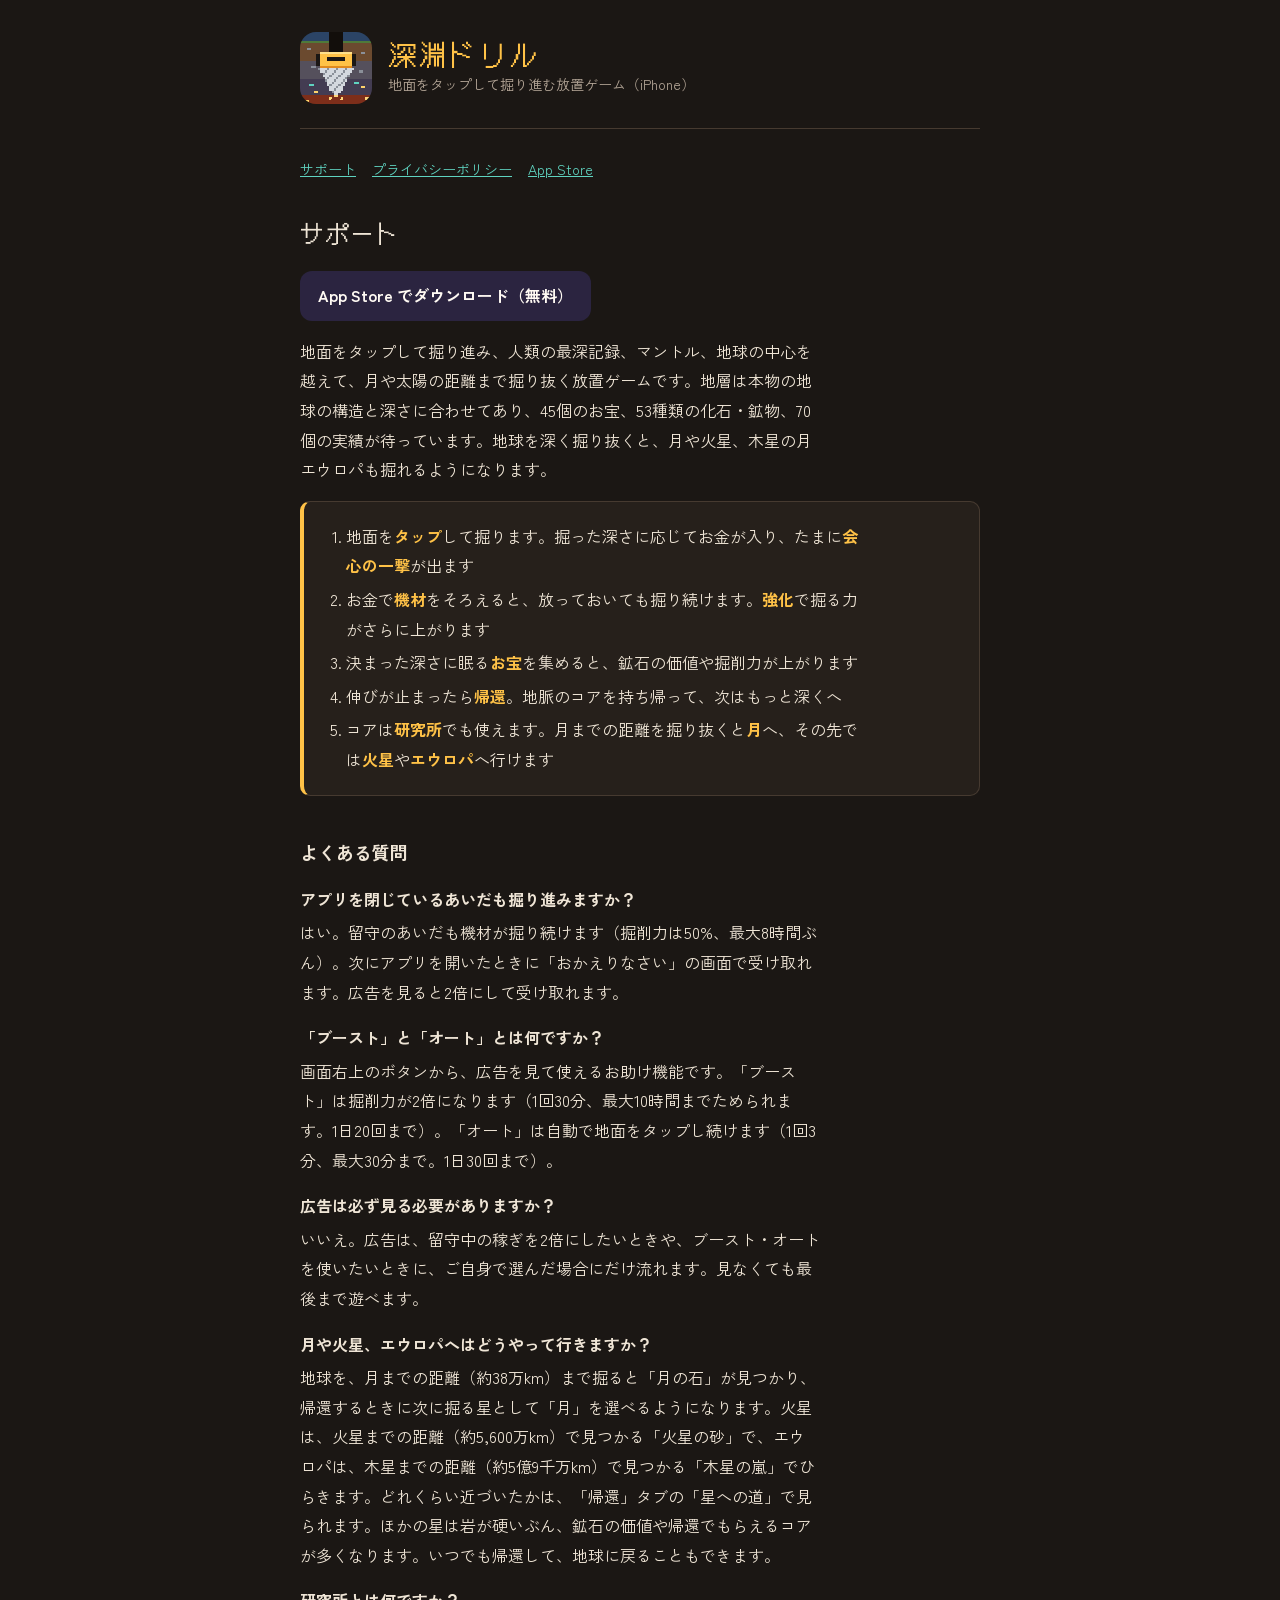
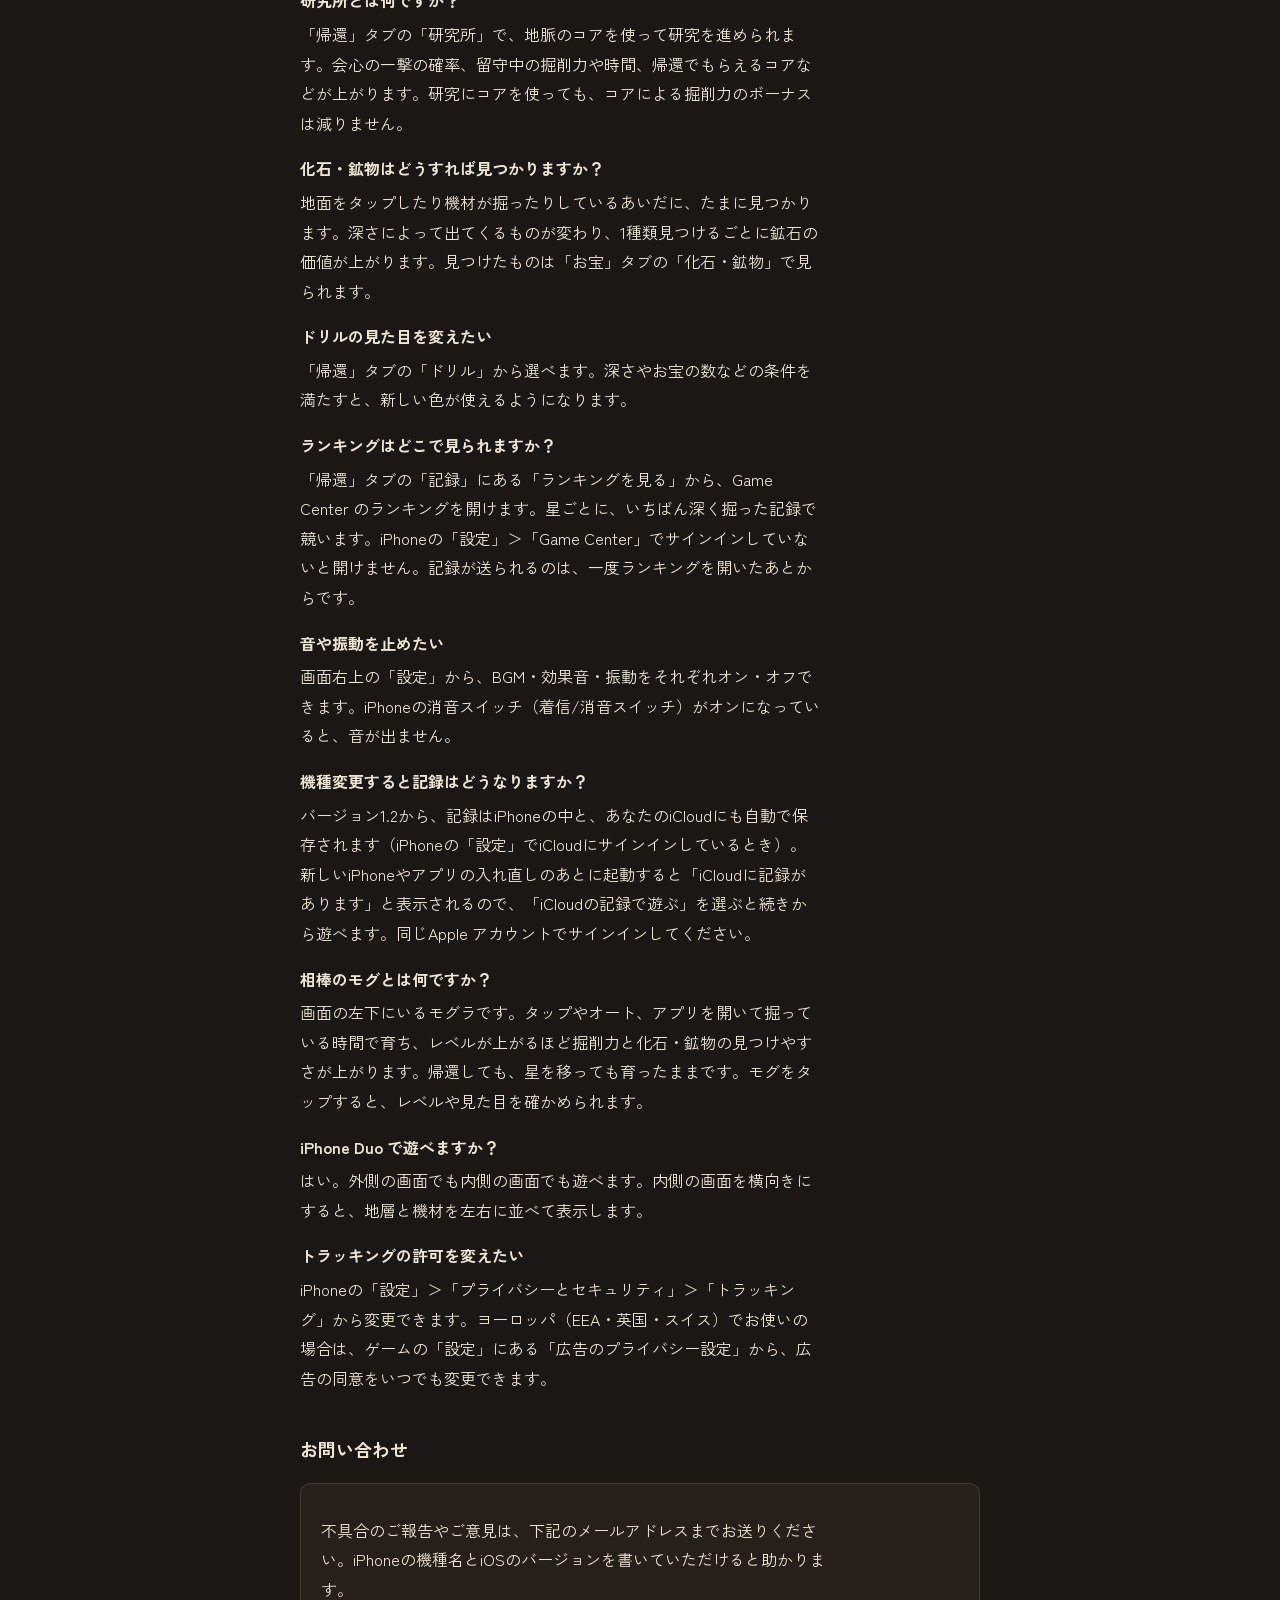
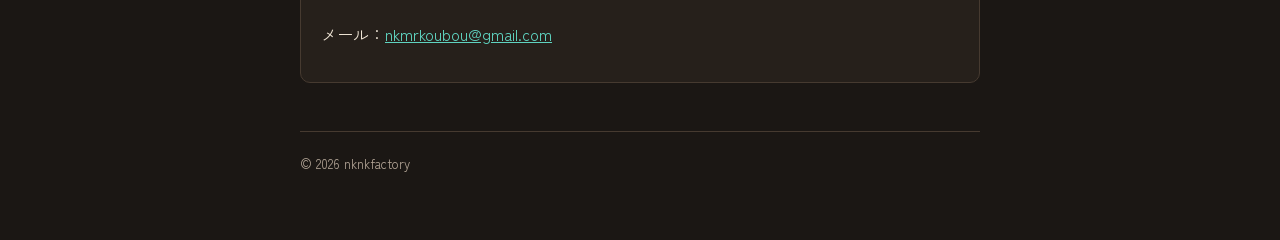
<file: index.html>
<!doctype html>
<html lang="ja">
<head>
<meta charset="utf-8">
<meta name="viewport" content="width=device-width, initial-scale=1">
<title>深淵ドリル サポート</title>
<meta name="description" content="iPhoneゲーム「深淵ドリル」のサポートページです。">
<link rel="preconnect" href="https://fonts.googleapis.com">
<link rel="preconnect" href="https://fonts.gstatic.com" crossorigin>
<link rel="stylesheet" href="https://fonts.googleapis.com/css2?family=DotGothic16&family=Zen+Kaku+Gothic+New:wght@400;700&display=swap">
<link rel="icon" href="icon.png">
<link rel="stylesheet" href="style.css">
</head>
<body>
<div class="wrap">
  <header>
    <img src="icon.png" alt="">
    <div>
      <div class="name">深淵ドリル</div>
      <div class="sub">地面をタップして掘り進む放置ゲーム（iPhone）</div>
    </div>
  </header>
  <nav>
    <a href="index.html">サポート</a>
    <a href="privacy.html">プライバシーポリシー</a>
    <a href="https://apps.apple.com/jp/app/id6818886680" target="_blank" rel="noopener">App Store</a>
  </nav>

  <h1>サポート</h1>
  <p><a class="store" href="https://apps.apple.com/jp/app/id6818886680" target="_blank" rel="noopener">App Store でダウンロード（無料）</a></p>
  <p>地面をタップして掘り進み、人類の最深記録、マントル、地球の中心を越えて、月や太陽の距離まで掘り抜く放置ゲームです。地層は本物の地球の構造と深さに合わせてあり、45個のお宝、53種類の化石・鉱物、70個の実績が待っています。地球を深く掘り抜くと、月や火星、木星の月エウロパも掘れるようになります。</p>

  <ol class="howto">
    <li>地面を<b>タップ</b>して掘ります。掘った深さに応じてお金が入り、たまに<b>会心の一撃</b>が出ます</li>
    <li>お金で<b>機材</b>をそろえると、放っておいても掘り続けます。<b>強化</b>で掘る力がさらに上がります</li>
    <li>決まった深さに眠る<b>お宝</b>を集めると、鉱石の価値や掘削力が上がります</li>
    <li>伸びが止まったら<b>帰還</b>。地脈のコアを持ち帰って、次はもっと深くへ</li>
    <li>コアは<b>研究所</b>でも使えます。月までの距離を掘り抜くと<b>月</b>へ、その先では<b>火星</b>や<b>エウロパ</b>へ行けます</li>
  </ol>

  <h2>よくある質問</h2>
  <dl>
    <dt>アプリを閉じているあいだも掘り進みますか？</dt>
    <dd>はい。留守のあいだも機材が掘り続けます（掘削力は50%、最大8時間ぶん）。次にアプリを開いたときに「おかえりなさい」の画面で受け取れます。広告を見ると2倍にして受け取れます。</dd>

    <dt>「ブースト」と「オート」とは何ですか？</dt>
    <dd>画面右上のボタンから、広告を見て使えるお助け機能です。「ブースト」は掘削力が2倍になります（1回30分、最大10時間までためられます。1日20回まで）。「オート」は自動で地面をタップし続けます（1回3分、最大30分まで。1日30回まで）。</dd>

    <dt>広告は必ず見る必要がありますか？</dt>
    <dd>いいえ。広告は、留守中の稼ぎを2倍にしたいときや、ブースト・オートを使いたいときに、ご自身で選んだ場合にだけ流れます。見なくても最後まで遊べます。</dd>

    <dt>月や火星、エウロパへはどうやって行きますか？</dt>
    <dd>地球を、月までの距離（約38万km）まで掘ると「月の石」が見つかり、帰還するときに次に掘る星として「月」を選べるようになります。火星は、火星までの距離（約5,600万km）で見つかる「火星の砂」で、エウロパは、木星までの距離（約5億9千万km）で見つかる「木星の嵐」でひらきます。どれくらい近づいたかは、「帰還」タブの「星への道」で見られます。ほかの星は岩が硬いぶん、鉱石の価値や帰還でもらえるコアが多くなります。いつでも帰還して、地球に戻ることもできます。</dd>

    <dt>研究所とは何ですか？</dt>
    <dd>「帰還」タブの「研究所」で、地脈のコアを使って研究を進められます。会心の一撃の確率、留守中の掘削力や時間、帰還でもらえるコアなどが上がります。研究にコアを使っても、コアによる掘削力のボーナスは減りません。</dd>

    <dt>化石・鉱物はどうすれば見つかりますか？</dt>
    <dd>地面をタップしたり機材が掘ったりしているあいだに、たまに見つかります。深さによって出てくるものが変わり、1種類見つけるごとに鉱石の価値が上がります。見つけたものは「お宝」タブの「化石・鉱物」で見られます。</dd>

    <dt>ドリルの見た目を変えたい</dt>
    <dd>「帰還」タブの「ドリル」から選べます。深さやお宝の数などの条件を満たすと、新しい色が使えるようになります。</dd>

    <dt>ランキングはどこで見られますか？</dt>
    <dd>「帰還」タブの「記録」にある「ランキングを見る」から、Game Center のランキングを開けます。星ごとに、いちばん深く掘った記録で競います。iPhoneの「設定」＞「Game Center」でサインインしていないと開けません。記録が送られるのは、一度ランキングを開いたあとからです。</dd>

    <dt>音や振動を止めたい</dt>
    <dd>画面右上の「設定」から、BGM・効果音・振動をそれぞれオン・オフできます。iPhoneの消音スイッチ（着信/消音スイッチ）がオンになっていると、音が出ません。</dd>

    <dt>機種変更すると記録はどうなりますか？</dt>
    <dd>バージョン1.2から、記録はiPhoneの中と、あなたのiCloudにも自動で保存されます（iPhoneの「設定」でiCloudにサインインしているとき）。新しいiPhoneやアプリの入れ直しのあとに起動すると「iCloudに記録があります」と表示されるので、「iCloudの記録で遊ぶ」を選ぶと続きから遊べます。同じApple アカウントでサインインしてください。</dd>

    <dt>相棒のモグとは何ですか？</dt>
    <dd>画面の左下にいるモグラです。タップやオート、アプリを開いて掘っている時間で育ち、レベルが上がるほど掘削力と化石・鉱物の見つけやすさが上がります。帰還しても、星を移っても育ったままです。モグをタップすると、レベルや見た目を確かめられます。</dd>

    <dt>iPhone Duo で遊べますか？</dt>
    <dd>はい。外側の画面でも内側の画面でも遊べます。内側の画面を横向きにすると、地層と機材を左右に並べて表示します。</dd>

    <dt>トラッキングの許可を変えたい</dt>
    <dd>iPhoneの「設定」＞「プライバシーとセキュリティ」＞「トラッキング」から変更できます。ヨーロッパ（EEA・英国・スイス）でお使いの場合は、ゲームの「設定」にある「広告のプライバシー設定」から、広告の同意をいつでも変更できます。</dd>
  </dl>

  <h2>お問い合わせ</h2>
  <div class="card">
    <p>不具合のご報告やご意見は、下記のメールアドレスまでお送りください。iPhoneの機種名とiOSのバージョンを書いていただけると助かります。</p>
    <p>メール：<a href="mailto:nkmrkoubou@gmail.com">nkmrkoubou@gmail.com</a></p>
  </div>

  <footer>© 2026 nknkfactory</footer>
</div>
</body>
</html>
</file>
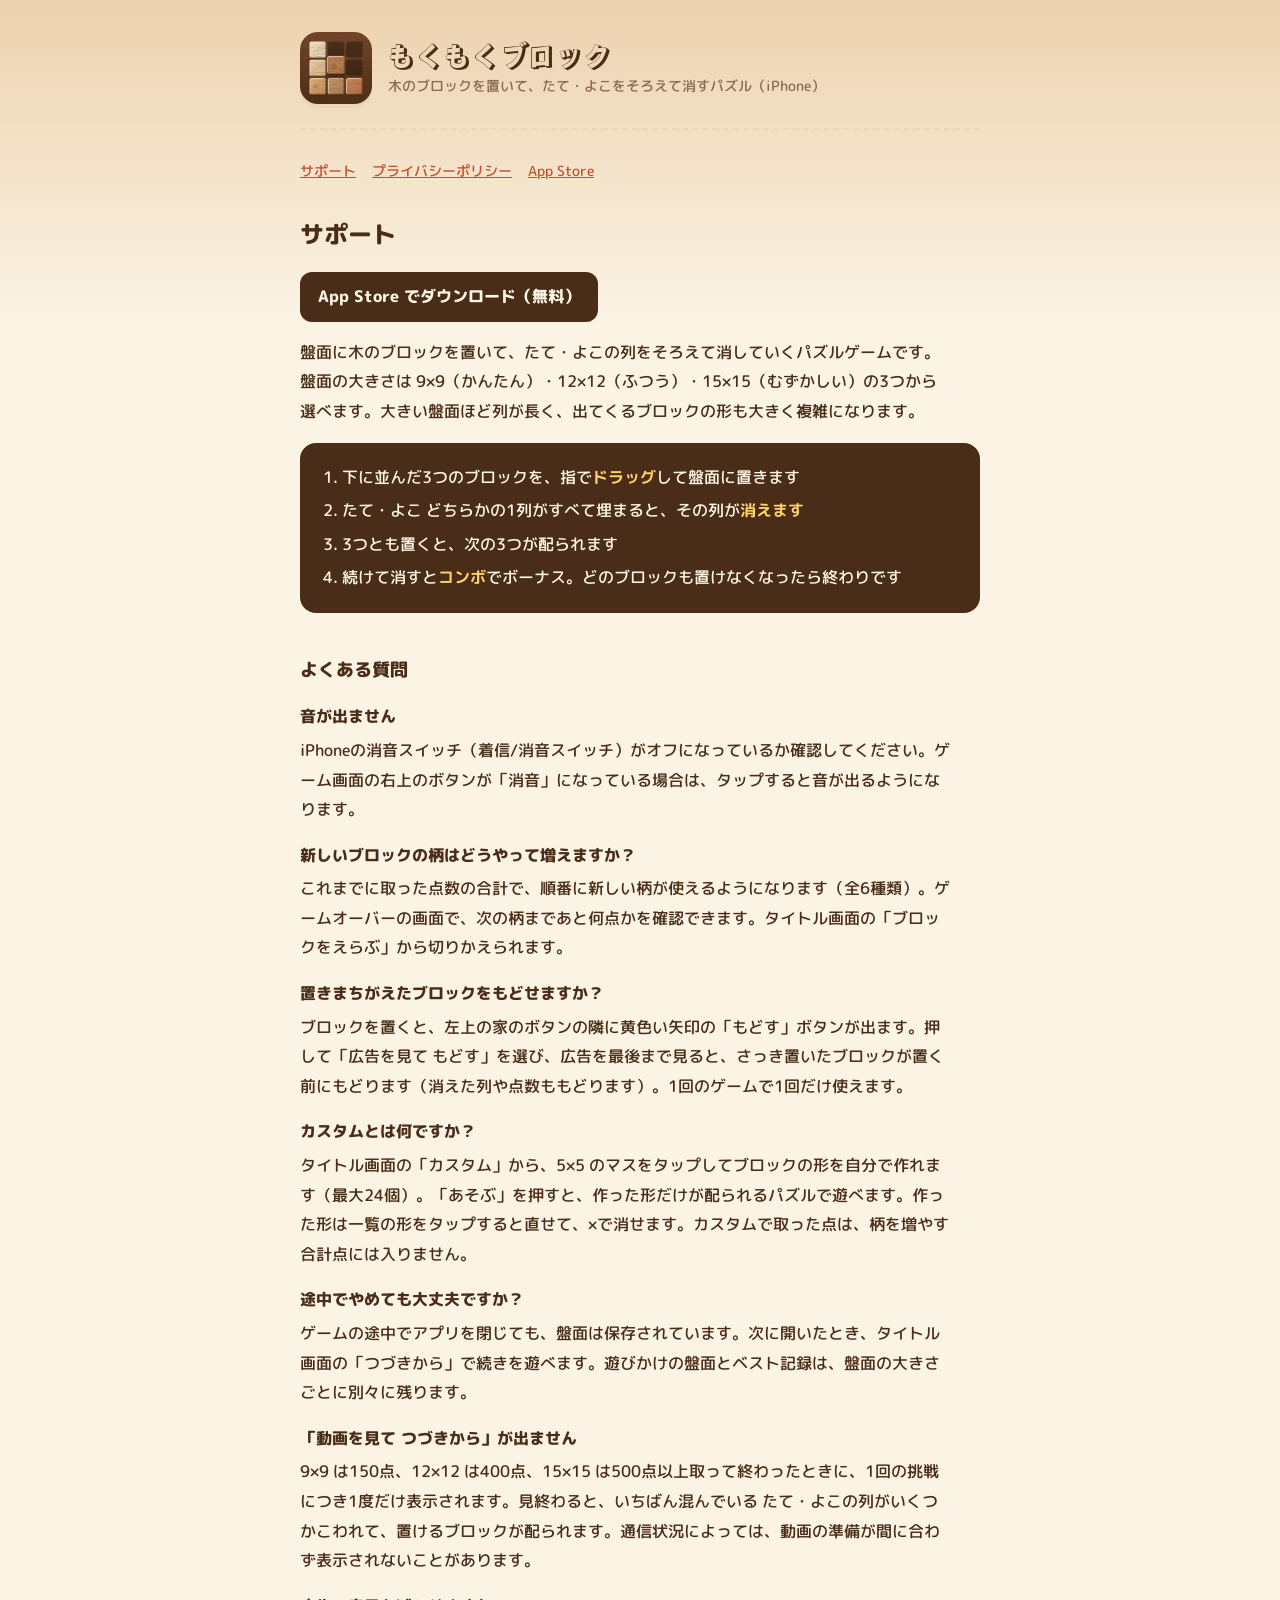
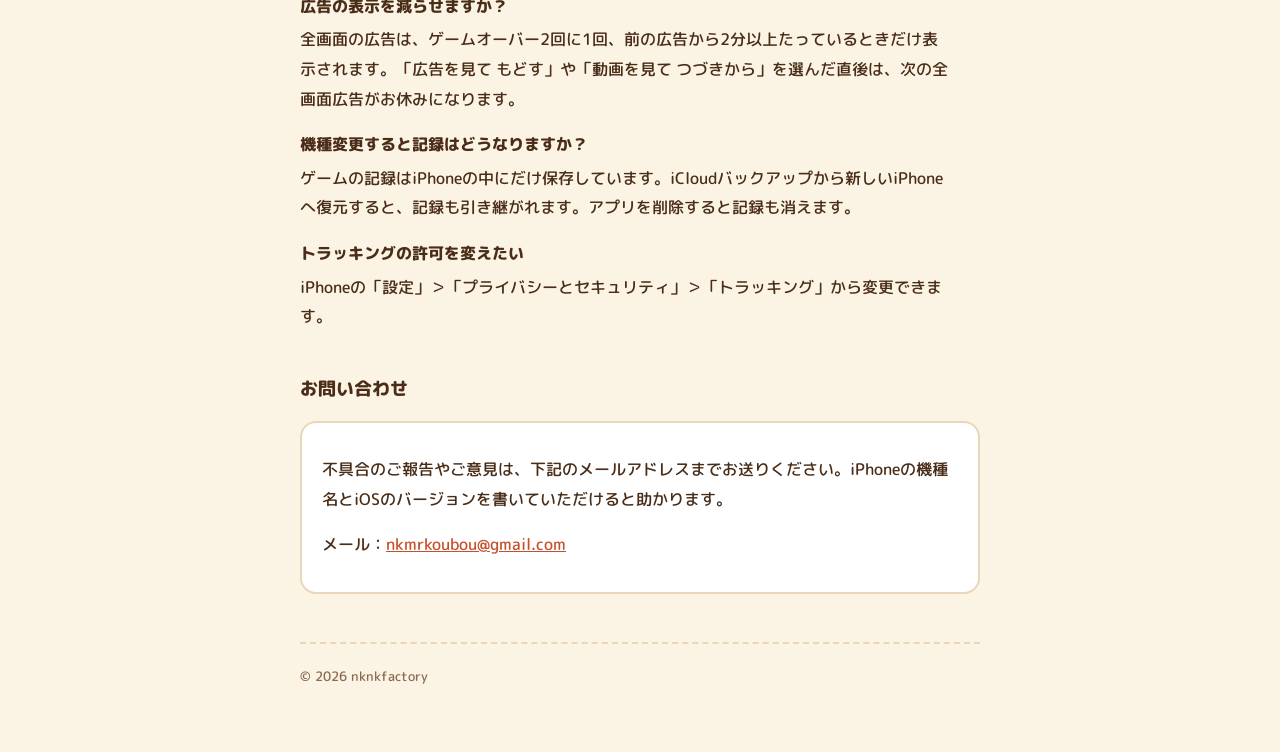
<file: mokublock/index.html>
<!doctype html>
<html lang="ja">
<head>
<meta charset="utf-8">
<meta name="viewport" content="width=device-width,initial-scale=1">
<title>もくもくブロック サポート</title>
<link rel="icon" href="icon.png">
<link rel="preconnect" href="https://fonts.googleapis.com">
<link rel="preconnect" href="https://fonts.gstatic.com" crossorigin>
<link rel="stylesheet" href="https://fonts.googleapis.com/css2?family=Rampart+One&family=M+PLUS+Rounded+1c:wght@500;800&display=swap">
<link rel="stylesheet" href="style.css">
</head>
<body>
<div class="wrap">
  <header>
    <img src="icon.png" alt="">
    <div>
      <div class="name">もくもくブロック</div>
      <div class="sub">木のブロックを置いて、たて・よこをそろえて消すパズル（iPhone）</div>
    </div>
  </header>
  <nav>
    <a href="index.html">サポート</a>
    <a href="privacy.html">プライバシーポリシー</a>
    <a href="https://apps.apple.com/jp/app/id6819170475" target="_blank" rel="noopener">App Store</a>
  </nav>

  <h1>サポート</h1>
  <p><a class="store" href="https://apps.apple.com/jp/app/id6819170475" target="_blank" rel="noopener">App Store でダウンロード（無料）</a></p>
  <p>盤面に木のブロックを置いて、たて・よこの列をそろえて消していくパズルゲームです。盤面の大きさは 9×9（かんたん）・12×12（ふつう）・15×15（むずかしい）の3つから選べます。大きい盤面ほど列が長く、出てくるブロックの形も大きく複雑になります。</p>

  <ol class="howto">
    <li>下に並んだ3つのブロックを、指で<b>ドラッグ</b>して盤面に置きます</li>
    <li>たて・よこ どちらかの1列がすべて埋まると、その列が<b>消えます</b></li>
    <li>3つとも置くと、次の3つが配られます</li>
    <li>続けて消すと<b>コンボ</b>でボーナス。どのブロックも置けなくなったら終わりです</li>
  </ol>

  <h2>よくある質問</h2>
  <dl>
    <dt>音が出ません</dt>
    <dd>iPhoneの消音スイッチ（着信/消音スイッチ）がオフになっているか確認してください。ゲーム画面の右上のボタンが「消音」になっている場合は、タップすると音が出るようになります。</dd>

    <dt>新しいブロックの柄はどうやって増えますか？</dt>
    <dd>これまでに取った点数の合計で、順番に新しい柄が使えるようになります（全6種類）。ゲームオーバーの画面で、次の柄まであと何点かを確認できます。タイトル画面の「ブロックをえらぶ」から切りかえられます。</dd>

    <dt>置きまちがえたブロックをもどせますか？</dt>
    <dd>ブロックを置くと、左上の家のボタンの隣に黄色い矢印の「もどす」ボタンが出ます。押して「広告を見て もどす」を選び、広告を最後まで見ると、さっき置いたブロックが置く前にもどります（消えた列や点数ももどります）。1回のゲームで1回だけ使えます。</dd>

    <dt>カスタムとは何ですか？</dt>
    <dd>タイトル画面の「カスタム」から、5×5 のマスをタップしてブロックの形を自分で作れます（最大24個）。「あそぶ」を押すと、作った形だけが配られるパズルで遊べます。作った形は一覧の形をタップすると直せて、×で消せます。カスタムで取った点は、柄を増やす合計点には入りません。</dd>

    <dt>途中でやめても大丈夫ですか？</dt>
    <dd>ゲームの途中でアプリを閉じても、盤面は保存されています。次に開いたとき、タイトル画面の「つづきから」で続きを遊べます。遊びかけの盤面とベスト記録は、盤面の大きさごとに別々に残ります。</dd>

    <dt>「動画を見て つづきから」が出ません</dt>
    <dd>9×9 は150点、12×12 は400点、15×15 は500点以上取って終わったときに、1回の挑戦につき1度だけ表示されます。見終わると、いちばん混んでいる たて・よこの列がいくつかこわれて、置けるブロックが配られます。通信状況によっては、動画の準備が間に合わず表示されないことがあります。</dd>

    <dt>広告の表示を減らせますか？</dt>
    <dd>全画面の広告は、ゲームオーバー2回に1回、前の広告から2分以上たっているときだけ表示されます。「広告を見て もどす」や「動画を見て つづきから」を選んだ直後は、次の全画面広告がお休みになります。</dd>

    <dt>機種変更すると記録はどうなりますか？</dt>
    <dd>ゲームの記録はiPhoneの中にだけ保存しています。iCloudバックアップから新しいiPhoneへ復元すると、記録も引き継がれます。アプリを削除すると記録も消えます。</dd>

    <dt>トラッキングの許可を変えたい</dt>
    <dd>iPhoneの「設定」＞「プライバシーとセキュリティ」＞「トラッキング」から変更できます。</dd>
  </dl>

  <h2>お問い合わせ</h2>
  <div class="card">
    <p>不具合のご報告やご意見は、下記のメールアドレスまでお送りください。iPhoneの機種名とiOSのバージョンを書いていただけると助かります。</p>
    <p>メール：<a href="mailto:nkmrkoubou@gmail.com">nkmrkoubou@gmail.com</a></p>
  </div>

  <footer>© 2026 nknkfactory</footer>
</div>
</body>
</html>
</file>
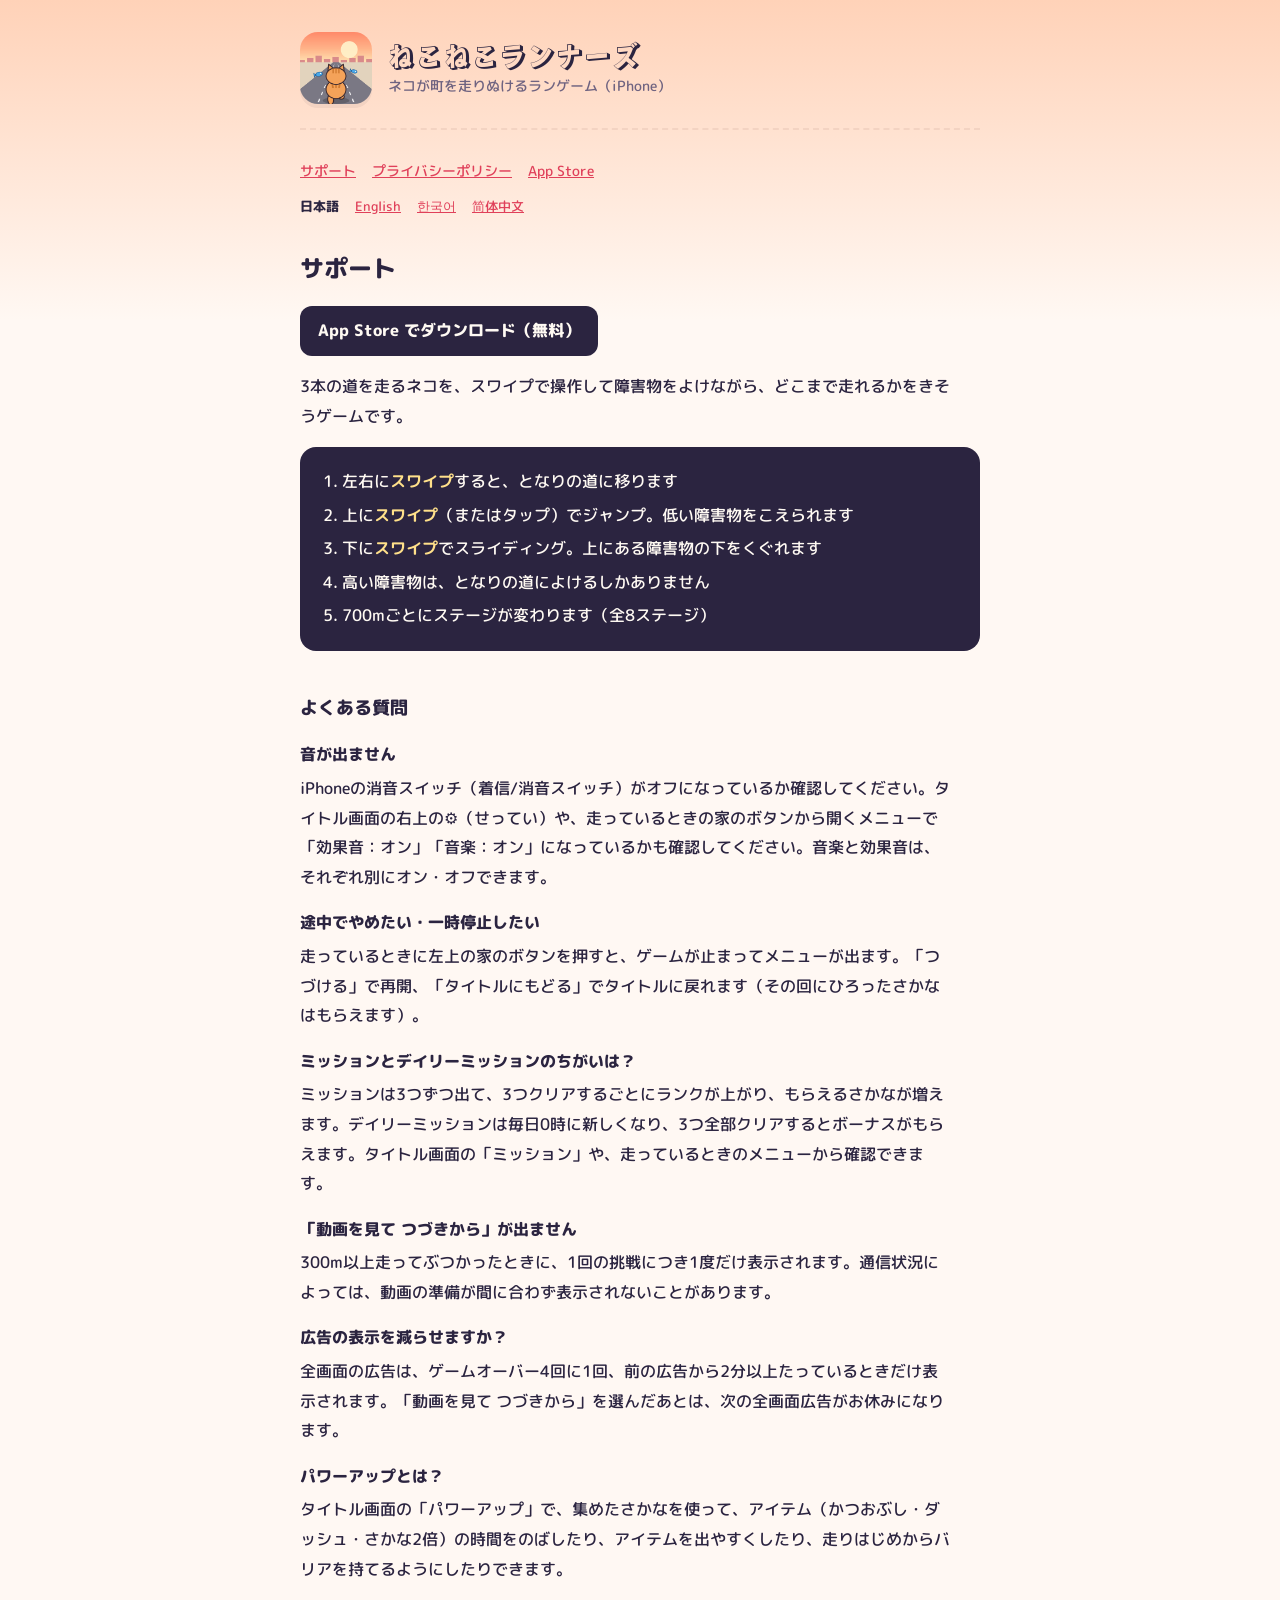
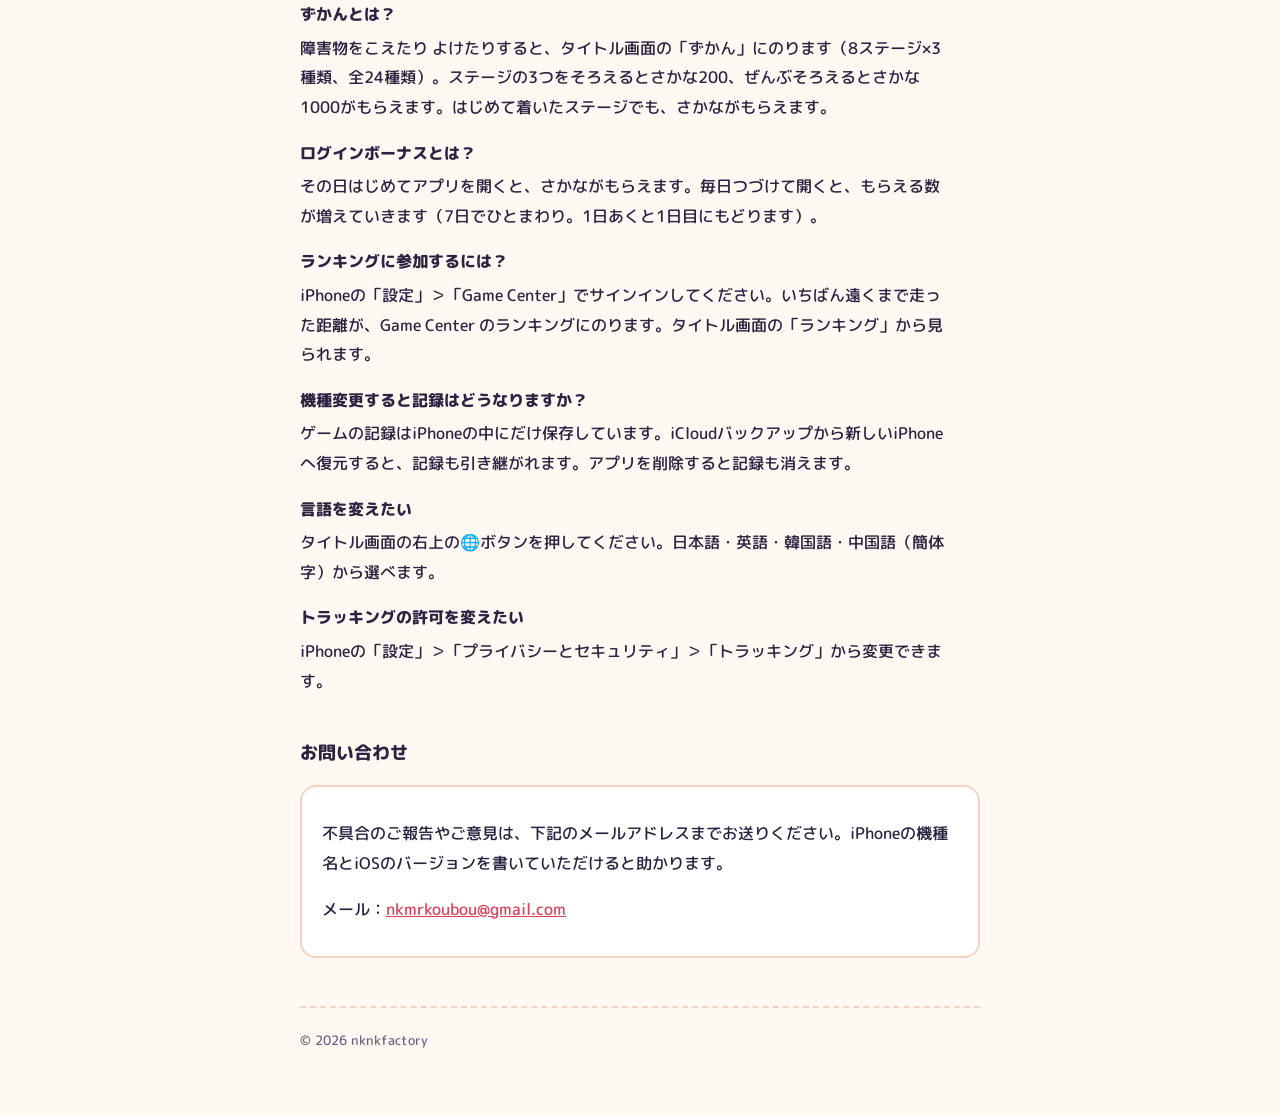
<file: nekonekorunners/index.html>
<!doctype html>
<html lang="ja">
<head>
<meta charset="utf-8">
<meta name="viewport" content="width=device-width,initial-scale=1">
<title>ねこねこランナーズ サポート</title>
<link rel="icon" href="icon.png">
<link rel="preconnect" href="https://fonts.googleapis.com">
<link rel="preconnect" href="https://fonts.gstatic.com" crossorigin>
<link rel="stylesheet" href="https://fonts.googleapis.com/css2?family=Rampart+One&family=M+PLUS+Rounded+1c:wght@500;800&display=swap">
<link rel="stylesheet" href="style.css">
</head>
<body>
<div class="wrap">
  <header>
    <img src="icon.png" alt="">
    <div>
      <div class="name">ねこねこランナーズ</div>
      <div class="sub">ネコが町を走りぬけるランゲーム（iPhone）</div>
    </div>
  </header>
  <nav>
    <a href="index.html">サポート</a>
    <a href="privacy.html">プライバシーポリシー</a>
    <a href="https://apps.apple.com/jp/app/id6819579135" target="_blank" rel="noopener">App Store</a>
  </nav>
  <nav class="langs"><a href="index.html" aria-current="page">日本語</a> <a href="en/index.html">English</a> <a href="ko/index.html">한국어</a> <a href="zh/index.html">简体中文</a></nav>

  <h1>サポート</h1>
  <p><a class="store" href="https://apps.apple.com/jp/app/id6819579135" target="_blank" rel="noopener">App Store でダウンロード（無料）</a></p>
  <p>3本の道を走るネコを、スワイプで操作して障害物をよけながら、どこまで走れるかをきそうゲームです。</p>

  <ol class="howto">
    <li>左右に<b>スワイプ</b>すると、となりの道に移ります</li>
    <li>上に<b>スワイプ</b>（またはタップ）でジャンプ。低い障害物をこえられます</li>
    <li>下に<b>スワイプ</b>でスライディング。上にある障害物の下をくぐれます</li>
    <li>高い障害物は、となりの道によけるしかありません</li>
    <li>700mごとにステージが変わります（全8ステージ）</li>
  </ol>

  <h2>よくある質問</h2>
  <dl>
    <dt>音が出ません</dt>
    <dd>iPhoneの消音スイッチ（着信/消音スイッチ）がオフになっているか確認してください。タイトル画面の右上の⚙（せってい）や、走っているときの家のボタンから開くメニューで「効果音：オン」「音楽：オン」になっているかも確認してください。音楽と効果音は、それぞれ別にオン・オフできます。</dd>

    <dt>途中でやめたい・一時停止したい</dt>
    <dd>走っているときに左上の家のボタンを押すと、ゲームが止まってメニューが出ます。「つづける」で再開、「タイトルにもどる」でタイトルに戻れます（その回にひろったさかなはもらえます）。</dd>

    <dt>ミッションとデイリーミッションのちがいは？</dt>
    <dd>ミッションは3つずつ出て、3つクリアするごとにランクが上がり、もらえるさかなが増えます。デイリーミッションは毎日0時に新しくなり、3つ全部クリアするとボーナスがもらえます。タイトル画面の「ミッション」や、走っているときのメニューから確認できます。</dd>

    <dt>「動画を見て つづきから」が出ません</dt>
    <dd>300m以上走ってぶつかったときに、1回の挑戦につき1度だけ表示されます。通信状況によっては、動画の準備が間に合わず表示されないことがあります。</dd>

    <dt>広告の表示を減らせますか？</dt>
    <dd>全画面の広告は、ゲームオーバー4回に1回、前の広告から2分以上たっているときだけ表示されます。「動画を見て つづきから」を選んだあとは、次の全画面広告がお休みになります。</dd>

    <dt>パワーアップとは？</dt>
    <dd>タイトル画面の「パワーアップ」で、集めたさかなを使って、アイテム（かつおぶし・ダッシュ・さかな2倍）の時間をのばしたり、アイテムを出やすくしたり、走りはじめからバリアを持てるようにしたりできます。</dd>

    <dt>ずかんとは？</dt>
    <dd>障害物をこえたり よけたりすると、タイトル画面の「ずかん」にのります（8ステージ×3種類、全24種類）。ステージの3つをそろえるとさかな200、ぜんぶそろえるとさかな1000がもらえます。はじめて着いたステージでも、さかながもらえます。</dd>

    <dt>ログインボーナスとは？</dt>
    <dd>その日はじめてアプリを開くと、さかながもらえます。毎日つづけて開くと、もらえる数が増えていきます（7日でひとまわり。1日あくと1日目にもどります）。</dd>

    <dt>ランキングに参加するには？</dt>
    <dd>iPhoneの「設定」＞「Game Center」でサインインしてください。いちばん遠くまで走った距離が、Game Center のランキングにのります。タイトル画面の「ランキング」から見られます。</dd>

    <dt>機種変更すると記録はどうなりますか？</dt>
    <dd>ゲームの記録はiPhoneの中にだけ保存しています。iCloudバックアップから新しいiPhoneへ復元すると、記録も引き継がれます。アプリを削除すると記録も消えます。</dd>

    <dt>言語を変えたい</dt>
    <dd>タイトル画面の右上の🌐ボタンを押してください。日本語・英語・韓国語・中国語（簡体字）から選べます。</dd>

    <dt>トラッキングの許可を変えたい</dt>
    <dd>iPhoneの「設定」＞「プライバシーとセキュリティ」＞「トラッキング」から変更できます。</dd>
  </dl>

  <h2>お問い合わせ</h2>
  <div class="card">
    <p>不具合のご報告やご意見は、下記のメールアドレスまでお送りください。iPhoneの機種名とiOSのバージョンを書いていただけると助かります。</p>
    <p>メール：<a href="mailto:nkmrkoubou@gmail.com">nkmrkoubou@gmail.com</a></p>
  </div>

  <footer>© 2026 nknkfactory</footer>
</div>
</body>
</html>
</file>
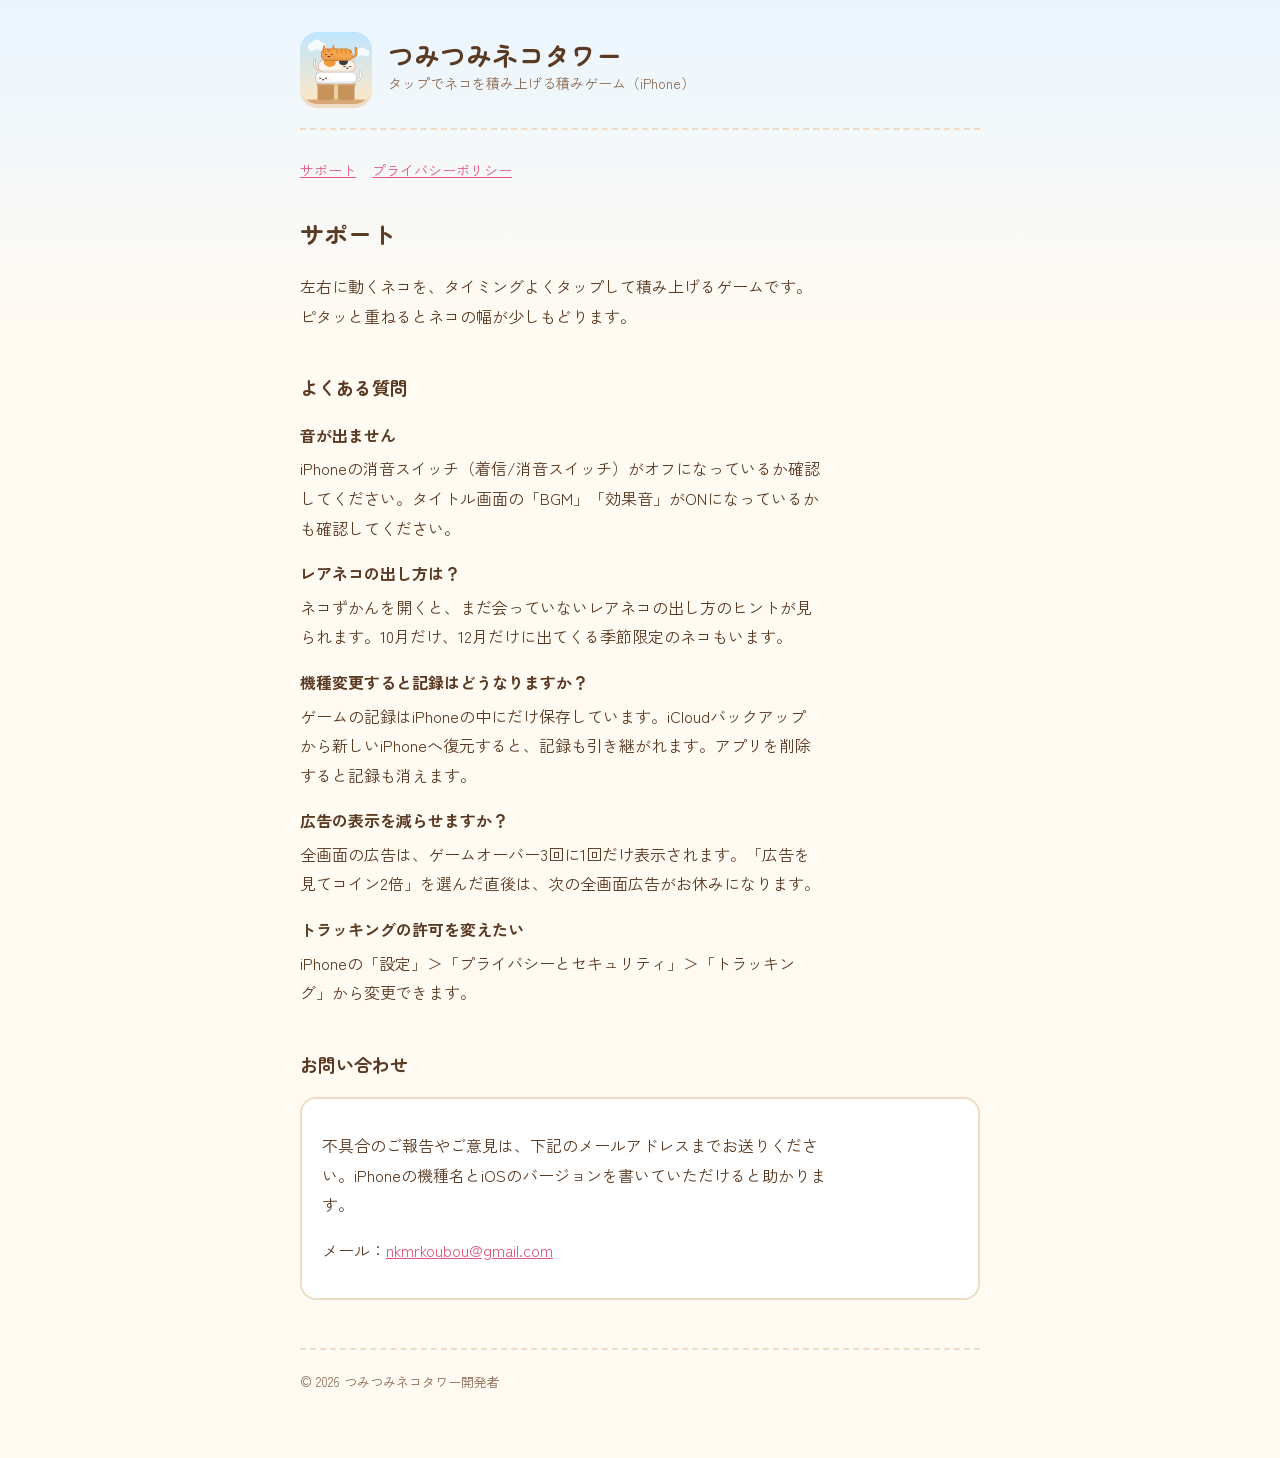
<file: nekotower/index.html>
<!doctype html>
<html lang="ja">
<head>
<meta charset="utf-8">
<meta name="viewport" content="width=device-width,initial-scale=1">
<title>つみつみネコタワー サポート</title>
<link rel="icon" href="icon.png">
<link rel="preconnect" href="https://fonts.googleapis.com">
<link rel="preconnect" href="https://fonts.gstatic.com" crossorigin>
<link rel="stylesheet" href="https://fonts.googleapis.com/css2?family=Zen+Maru+Gothic:wght@700&family=Zen+Kaku+Gothic+New:wght@400;700&display=swap">
<link rel="stylesheet" href="style.css">
</head>
<body>
<div class="wrap">
  <header>
    <img src="icon.png" alt="">
    <div>
      <div class="name">つみつみネコタワー</div>
      <div class="sub">タップでネコを積み上げる積みゲーム（iPhone）</div>
    </div>
  </header>
  <nav>
    <a href="index.html">サポート</a>
    <a href="privacy.html">プライバシーポリシー</a>
  </nav>

  <h1>サポート</h1>
  <p>左右に動くネコを、タイミングよくタップして積み上げるゲームです。ピタッと重ねるとネコの幅が少しもどります。</p>

  <h2>よくある質問</h2>
  <dl>
    <dt>音が出ません</dt>
    <dd>iPhoneの消音スイッチ（着信/消音スイッチ）がオフになっているか確認してください。タイトル画面の「BGM」「効果音」がONになっているかも確認してください。</dd>

    <dt>レアネコの出し方は？</dt>
    <dd>ネコずかんを開くと、まだ会っていないレアネコの出し方のヒントが見られます。10月だけ、12月だけに出てくる季節限定のネコもいます。</dd>

    <dt>機種変更すると記録はどうなりますか？</dt>
    <dd>ゲームの記録はiPhoneの中にだけ保存しています。iCloudバックアップから新しいiPhoneへ復元すると、記録も引き継がれます。アプリを削除すると記録も消えます。</dd>

    <dt>広告の表示を減らせますか？</dt>
    <dd>全画面の広告は、ゲームオーバー3回に1回だけ表示されます。「広告を見てコイン2倍」を選んだ直後は、次の全画面広告がお休みになります。</dd>

    <dt>トラッキングの許可を変えたい</dt>
    <dd>iPhoneの「設定」＞「プライバシーとセキュリティ」＞「トラッキング」から変更できます。</dd>
  </dl>

  <h2>お問い合わせ</h2>
  <div class="card">
    <p>不具合のご報告やご意見は、下記のメールアドレスまでお送りください。iPhoneの機種名とiOSのバージョンを書いていただけると助かります。</p>
    <p>メール：<a href="mailto:nkmrkoubou@gmail.com">nkmrkoubou@gmail.com</a></p>
  </div>

  <footer>© 2026 つみつみネコタワー開発者</footer>
</div>
</body>
</html>
</file>
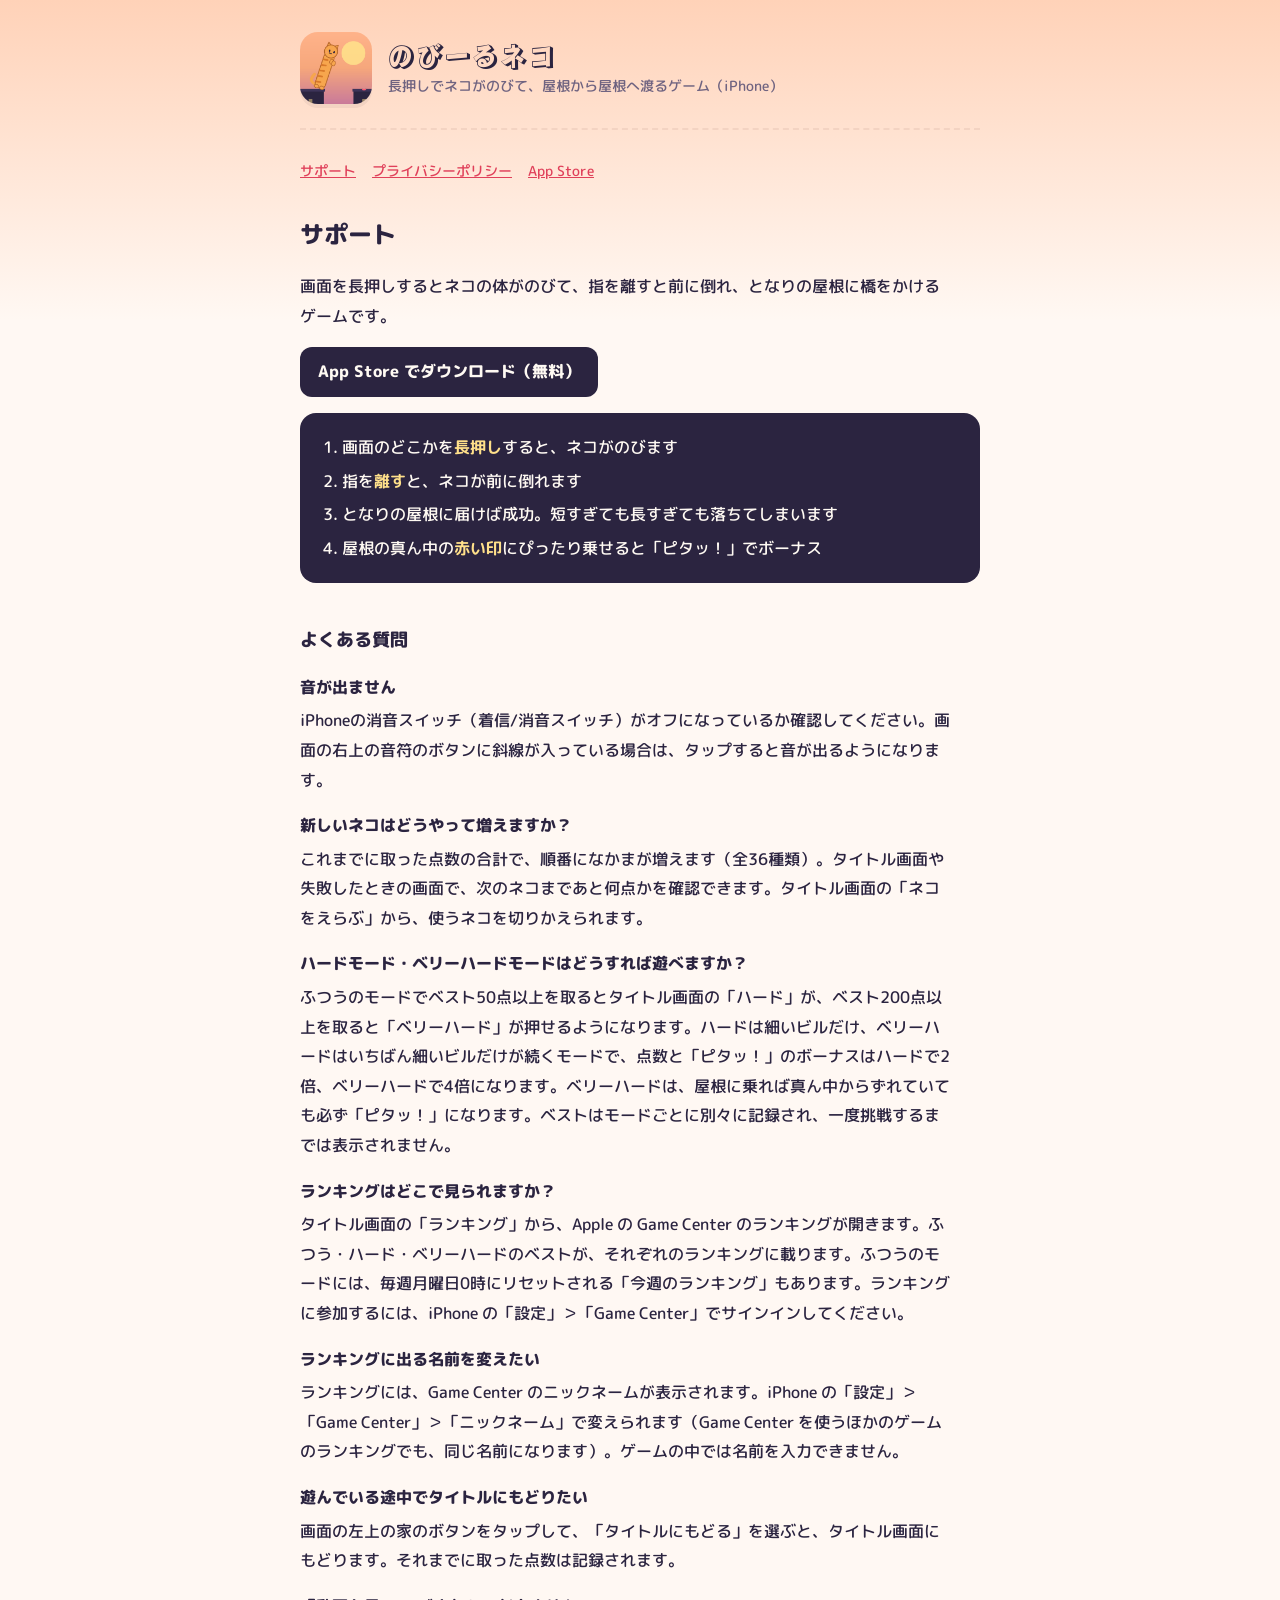
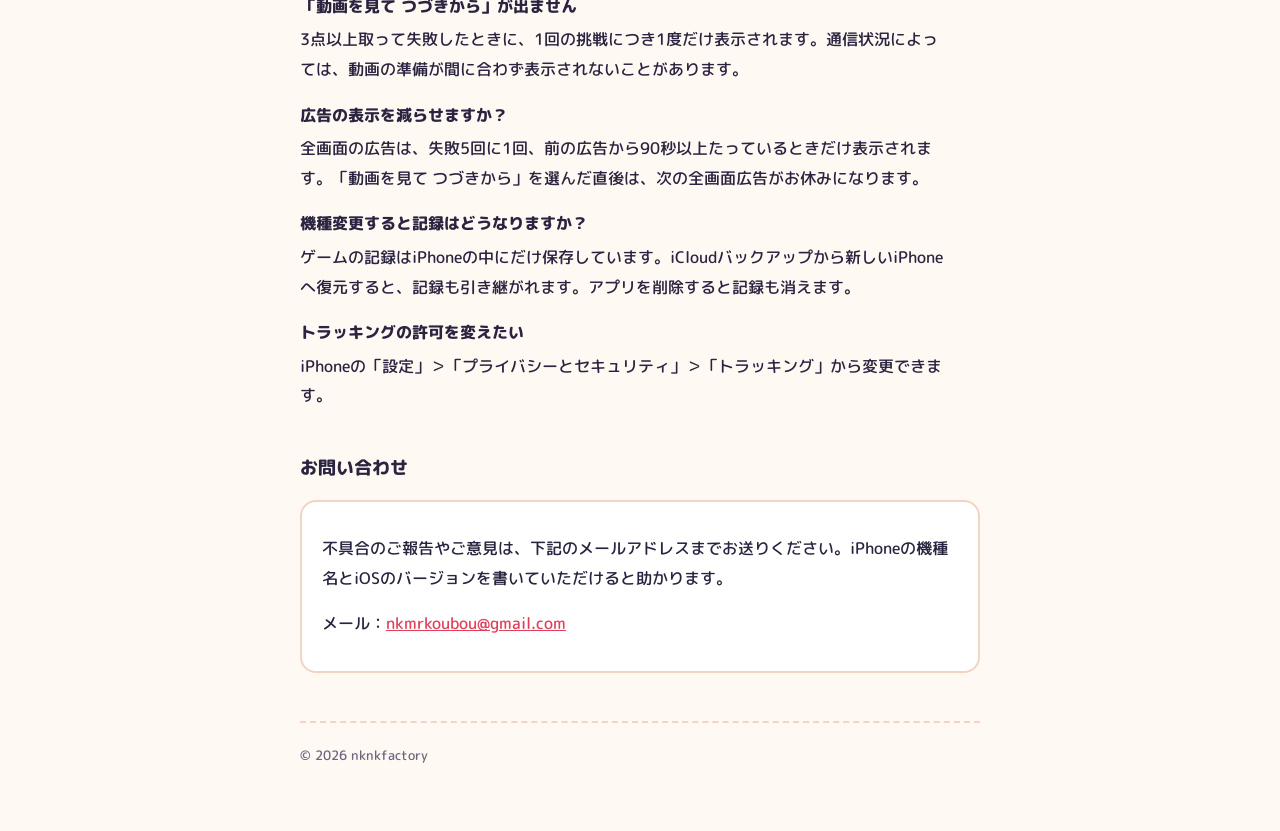
<file: nobineko/index.html>
<!doctype html>
<html lang="ja">
<head>
<meta charset="utf-8">
<meta name="viewport" content="width=device-width,initial-scale=1">
<title>のびーるネコ サポート</title>
<link rel="icon" href="icon.png">
<link rel="preconnect" href="https://fonts.googleapis.com">
<link rel="preconnect" href="https://fonts.gstatic.com" crossorigin>
<link rel="stylesheet" href="https://fonts.googleapis.com/css2?family=Rampart+One&family=M+PLUS+Rounded+1c:wght@500;800&display=swap">
<link rel="stylesheet" href="style.css">
</head>
<body>
<div class="wrap">
  <header>
    <img src="icon.png" alt="">
    <div>
      <div class="name">のびーるネコ</div>
      <div class="sub">長押しでネコがのびて、屋根から屋根へ渡るゲーム（iPhone）</div>
    </div>
  </header>
  <nav>
    <a href="index.html">サポート</a>
    <a href="privacy.html">プライバシーポリシー</a>
    <a href="https://apps.apple.com/jp/app/id6819089264" target="_blank" rel="noopener">App Store</a>
  </nav>

  <h1>サポート</h1>
  <p>画面を長押しするとネコの体がのびて、指を離すと前に倒れ、となりの屋根に橋をかけるゲームです。</p>
  <p><a class="store" href="https://apps.apple.com/jp/app/id6819089264" target="_blank" rel="noopener">App Store でダウンロード（無料）</a></p>

  <ol class="howto">
    <li>画面のどこかを<b>長押し</b>すると、ネコがのびます</li>
    <li>指を<b>離す</b>と、ネコが前に倒れます</li>
    <li>となりの屋根に届けば成功。短すぎても長すぎても落ちてしまいます</li>
    <li>屋根の真ん中の<b>赤い印</b>にぴったり乗せると「ピタッ！」でボーナス</li>
  </ol>

  <h2>よくある質問</h2>
  <dl>
    <dt>音が出ません</dt>
    <dd>iPhoneの消音スイッチ（着信/消音スイッチ）がオフになっているか確認してください。画面の右上の音符のボタンに斜線が入っている場合は、タップすると音が出るようになります。</dd>

    <dt>新しいネコはどうやって増えますか？</dt>
    <dd>これまでに取った点数の合計で、順番になかまが増えます（全36種類）。タイトル画面や失敗したときの画面で、次のネコまであと何点かを確認できます。タイトル画面の「ネコをえらぶ」から、使うネコを切りかえられます。</dd>

    <dt>ハードモード・ベリーハードモードはどうすれば遊べますか？</dt>
    <dd>ふつうのモードでベスト50点以上を取るとタイトル画面の「ハード」が、ベスト200点以上を取ると「ベリーハード」が押せるようになります。ハードは細いビルだけ、ベリーハードはいちばん細いビルだけが続くモードで、点数と「ピタッ！」のボーナスはハードで2倍、ベリーハードで4倍になります。ベリーハードは、屋根に乗れば真ん中からずれていても必ず「ピタッ！」になります。ベストはモードごとに別々に記録され、一度挑戦するまでは表示されません。</dd>

    <dt>ランキングはどこで見られますか？</dt>
    <dd>タイトル画面の「ランキング」から、Apple の Game Center のランキングが開きます。ふつう・ハード・ベリーハードのベストが、それぞれのランキングに載ります。ふつうのモードには、毎週月曜日0時にリセットされる「今週のランキング」もあります。ランキングに参加するには、iPhone の「設定」＞「Game Center」でサインインしてください。</dd>

    <dt>ランキングに出る名前を変えたい</dt>
    <dd>ランキングには、Game Center のニックネームが表示されます。iPhone の「設定」＞「Game Center」＞「ニックネーム」で変えられます（Game Center を使うほかのゲームのランキングでも、同じ名前になります）。ゲームの中では名前を入力できません。</dd>

    <dt>遊んでいる途中でタイトルにもどりたい</dt>
    <dd>画面の左上の家のボタンをタップして、「タイトルにもどる」を選ぶと、タイトル画面にもどります。それまでに取った点数は記録されます。</dd>

    <dt>「動画を見て つづきから」が出ません</dt>
    <dd>3点以上取って失敗したときに、1回の挑戦につき1度だけ表示されます。通信状況によっては、動画の準備が間に合わず表示されないことがあります。</dd>

    <dt>広告の表示を減らせますか？</dt>
    <dd>全画面の広告は、失敗5回に1回、前の広告から90秒以上たっているときだけ表示されます。「動画を見て つづきから」を選んだ直後は、次の全画面広告がお休みになります。</dd>

    <dt>機種変更すると記録はどうなりますか？</dt>
    <dd>ゲームの記録はiPhoneの中にだけ保存しています。iCloudバックアップから新しいiPhoneへ復元すると、記録も引き継がれます。アプリを削除すると記録も消えます。</dd>

    <dt>トラッキングの許可を変えたい</dt>
    <dd>iPhoneの「設定」＞「プライバシーとセキュリティ」＞「トラッキング」から変更できます。</dd>
  </dl>

  <h2>お問い合わせ</h2>
  <div class="card">
    <p>不具合のご報告やご意見は、下記のメールアドレスまでお送りください。iPhoneの機種名とiOSのバージョンを書いていただけると助かります。</p>
    <p>メール：<a href="mailto:nkmrkoubou@gmail.com">nkmrkoubou@gmail.com</a></p>
  </div>

  <footer>© 2026 nknkfactory</footer>
</div>
</body>
</html>
</file>
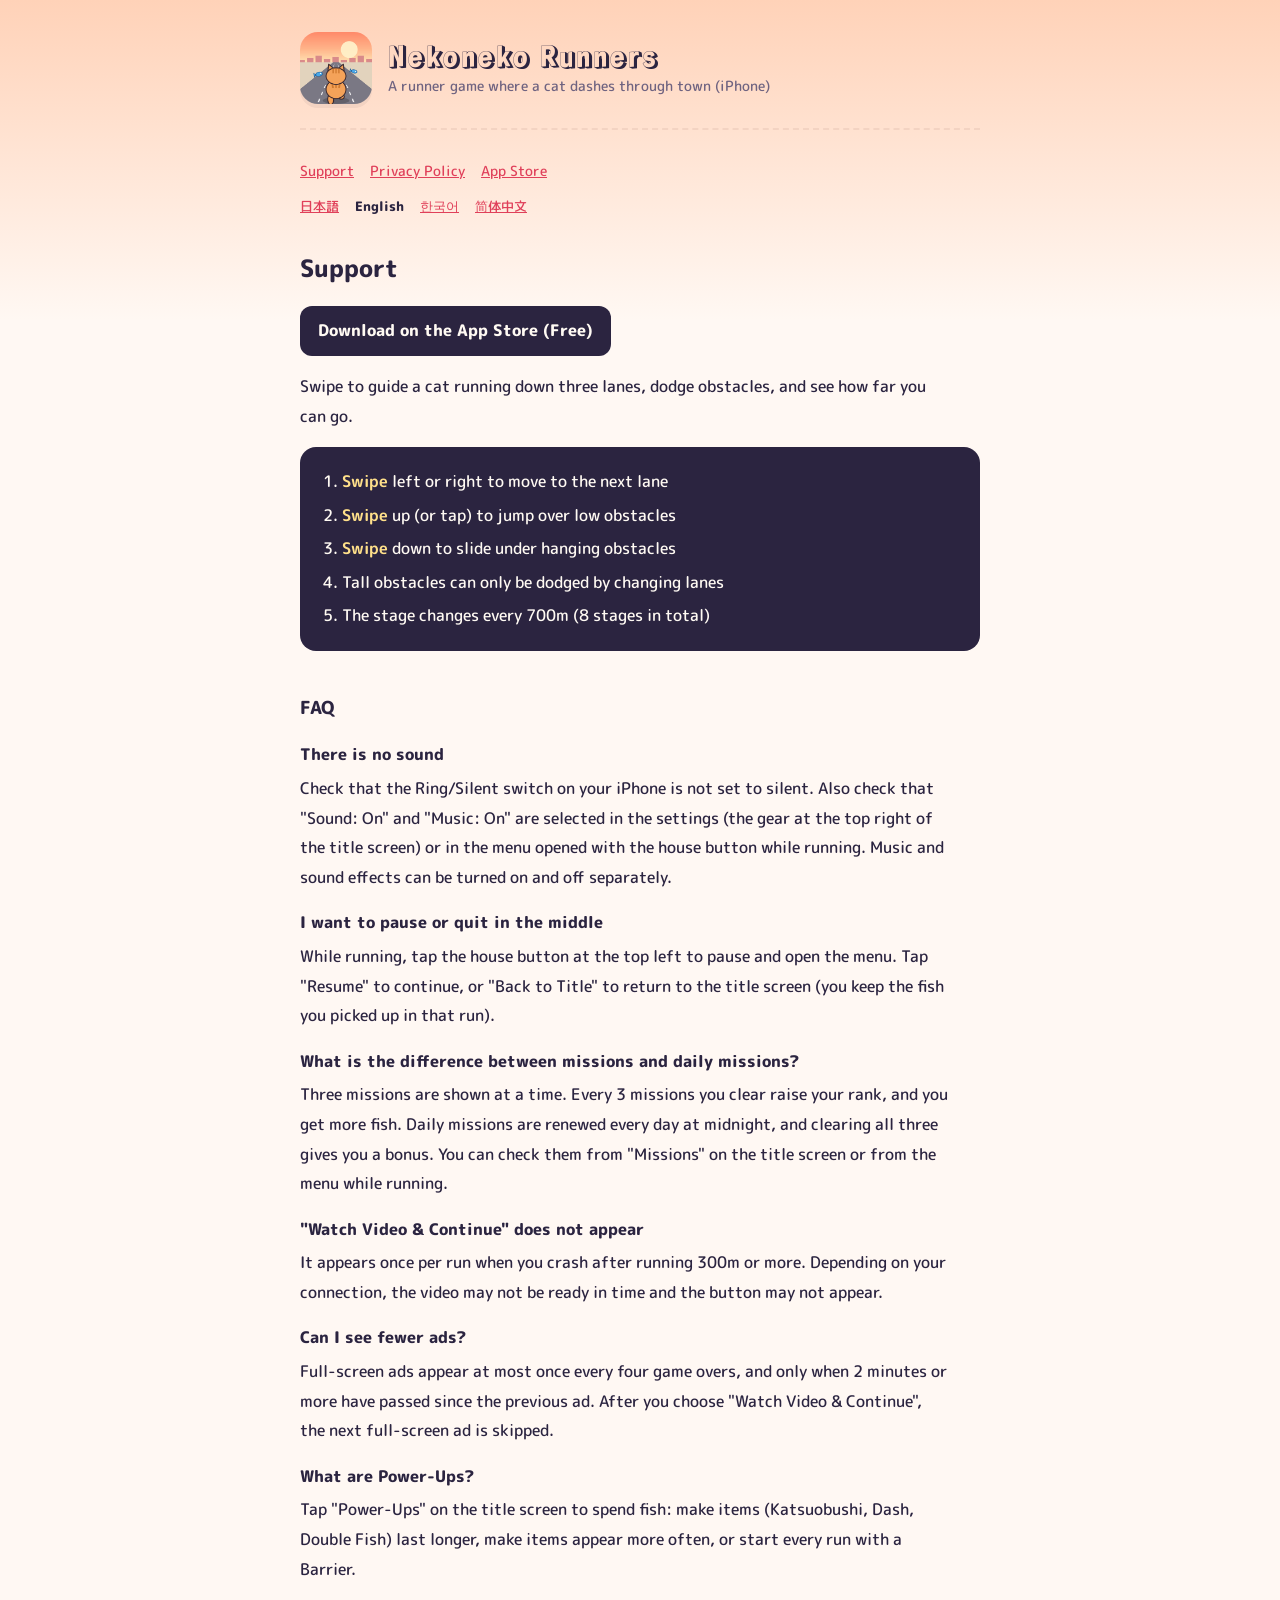
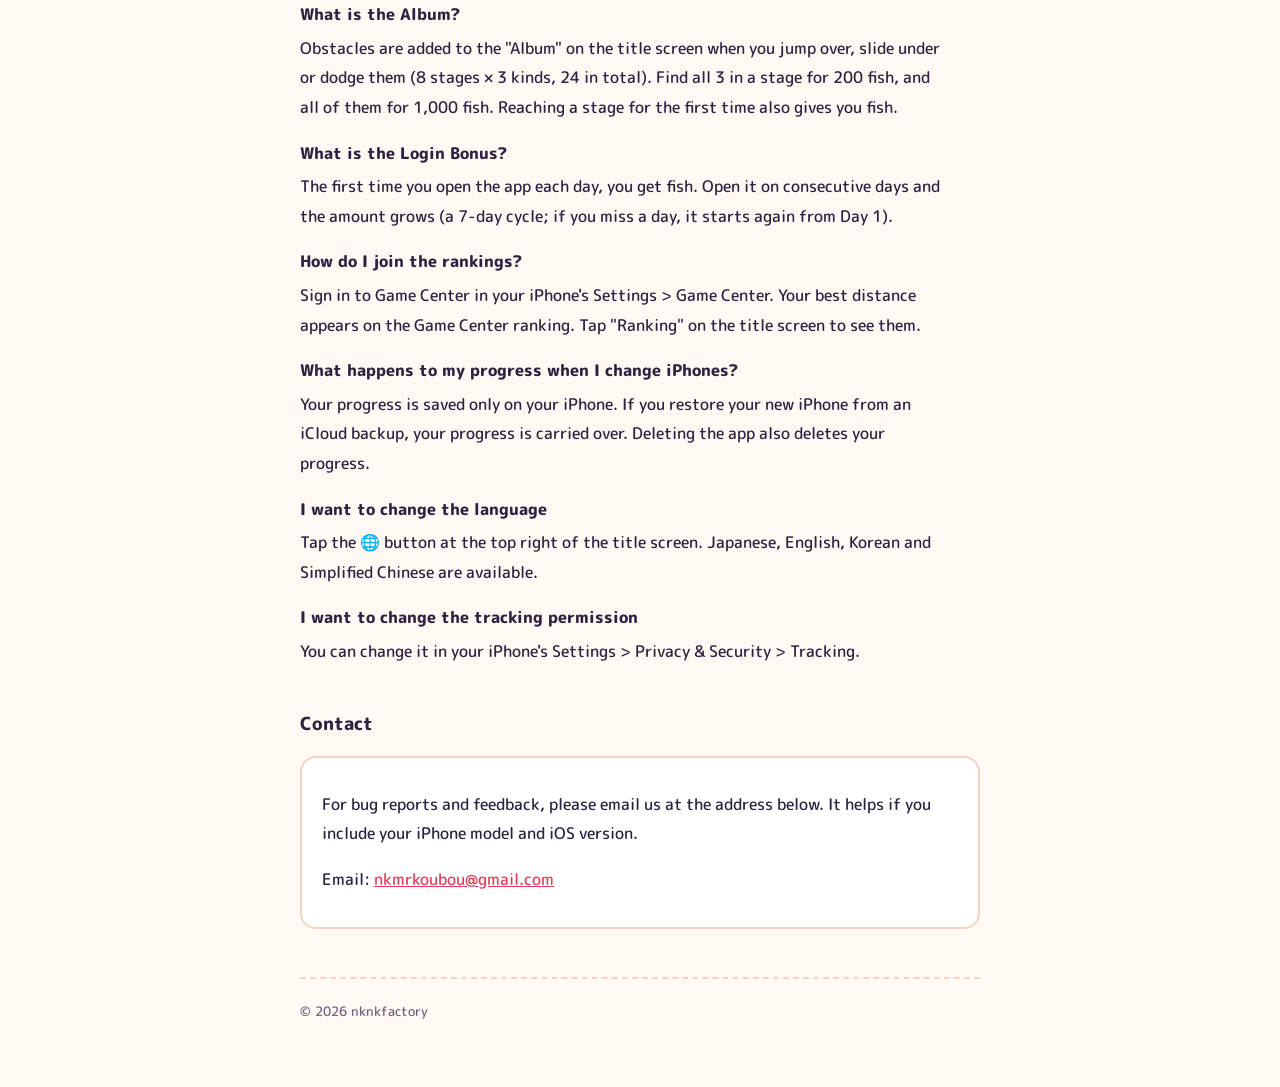
<file: nekonekorunners/en/index.html>
<!doctype html>
<html lang="en">
<head>
<meta charset="utf-8">
<meta name="viewport" content="width=device-width,initial-scale=1">
<title>Nekoneko Runners — Support</title>
<link rel="icon" href="../icon.png">
<link rel="preconnect" href="https://fonts.googleapis.com">
<link rel="preconnect" href="https://fonts.gstatic.com" crossorigin>
<link rel="stylesheet" href="https://fonts.googleapis.com/css2?family=Rampart+One&family=M+PLUS+Rounded+1c:wght@500;800&display=swap">
<link rel="stylesheet" href="../style.css">
</head>
<body>
<div class="wrap">
  <header>
    <img src="../icon.png" alt="">
    <div>
      <div class="name">Nekoneko Runners</div>
      <div class="sub">A runner game where a cat dashes through town (iPhone)</div>
    </div>
  </header>
  <nav>
    <a href="index.html">Support</a>
    <a href="privacy.html">Privacy Policy</a>
    <a href="https://apps.apple.com/app/id6819579135" target="_blank" rel="noopener">App Store</a>
  </nav>
  <nav class="langs"><a href="../index.html">日本語</a> <a href="../en/index.html" aria-current="page">English</a> <a href="../ko/index.html">한국어</a> <a href="../zh/index.html">简体中文</a></nav>

  <h1>Support</h1>
  <p><a class="store" href="https://apps.apple.com/app/id6819579135" target="_blank" rel="noopener">Download on the App Store (Free)</a></p>
  <p>Swipe to guide a cat running down three lanes, dodge obstacles, and see how far you can go.</p>

  <ol class="howto">
    <li><b>Swipe</b> left or right to move to the next lane</li>
    <li><b>Swipe</b> up (or tap) to jump over low obstacles</li>
    <li><b>Swipe</b> down to slide under hanging obstacles</li>
    <li>Tall obstacles can only be dodged by changing lanes</li>
    <li>The stage changes every 700m (8 stages in total)</li>
  </ol>

  <h2>FAQ</h2>
  <dl>
    <dt>There is no sound</dt>
    <dd>Check that the Ring/Silent switch on your iPhone is not set to silent. Also check that "Sound: On" and "Music: On" are selected in the settings (the gear at the top right of the title screen) or in the menu opened with the house button while running. Music and sound effects can be turned on and off separately.</dd>

    <dt>I want to pause or quit in the middle</dt>
    <dd>While running, tap the house button at the top left to pause and open the menu. Tap "Resume" to continue, or "Back to Title" to return to the title screen (you keep the fish you picked up in that run).</dd>

    <dt>What is the difference between missions and daily missions?</dt>
    <dd>Three missions are shown at a time. Every 3 missions you clear raise your rank, and you get more fish. Daily missions are renewed every day at midnight, and clearing all three gives you a bonus. You can check them from "Missions" on the title screen or from the menu while running.</dd>

    <dt>"Watch Video & Continue" does not appear</dt>
    <dd>It appears once per run when you crash after running 300m or more. Depending on your connection, the video may not be ready in time and the button may not appear.</dd>

    <dt>Can I see fewer ads?</dt>
    <dd>Full-screen ads appear at most once every four game overs, and only when 2 minutes or more have passed since the previous ad. After you choose "Watch Video & Continue", the next full-screen ad is skipped.</dd>

    <dt>What are Power-Ups?</dt>
    <dd>Tap "Power-Ups" on the title screen to spend fish: make items (Katsuobushi, Dash, Double Fish) last longer, make items appear more often, or start every run with a Barrier.</dd>

    <dt>What is the Album?</dt>
    <dd>Obstacles are added to the "Album" on the title screen when you jump over, slide under or dodge them (8 stages × 3 kinds, 24 in total). Find all 3 in a stage for 200 fish, and all of them for 1,000 fish. Reaching a stage for the first time also gives you fish.</dd>

    <dt>What is the Login Bonus?</dt>
    <dd>The first time you open the app each day, you get fish. Open it on consecutive days and the amount grows (a 7-day cycle; if you miss a day, it starts again from Day 1).</dd>

    <dt>How do I join the rankings?</dt>
    <dd>Sign in to Game Center in your iPhone's Settings &gt; Game Center. Your best distance appears on the Game Center ranking. Tap "Ranking" on the title screen to see them.</dd>

    <dt>What happens to my progress when I change iPhones?</dt>
    <dd>Your progress is saved only on your iPhone. If you restore your new iPhone from an iCloud backup, your progress is carried over. Deleting the app also deletes your progress.</dd>

    <dt>I want to change the language</dt>
    <dd>Tap the 🌐 button at the top right of the title screen. Japanese, English, Korean and Simplified Chinese are available.</dd>

    <dt>I want to change the tracking permission</dt>
    <dd>You can change it in your iPhone's Settings > Privacy & Security > Tracking.</dd>

  </dl>

  <h2>Contact</h2>
  <div class="card">
    <p>For bug reports and feedback, please email us at the address below. It helps if you include your iPhone model and iOS version.</p>
    <p>Email: <a href="mailto:nkmrkoubou@gmail.com">nkmrkoubou@gmail.com</a></p>
  </div>

  <footer>© 2026 nknkfactory</footer>
</div>
</body>
</html>
</file>
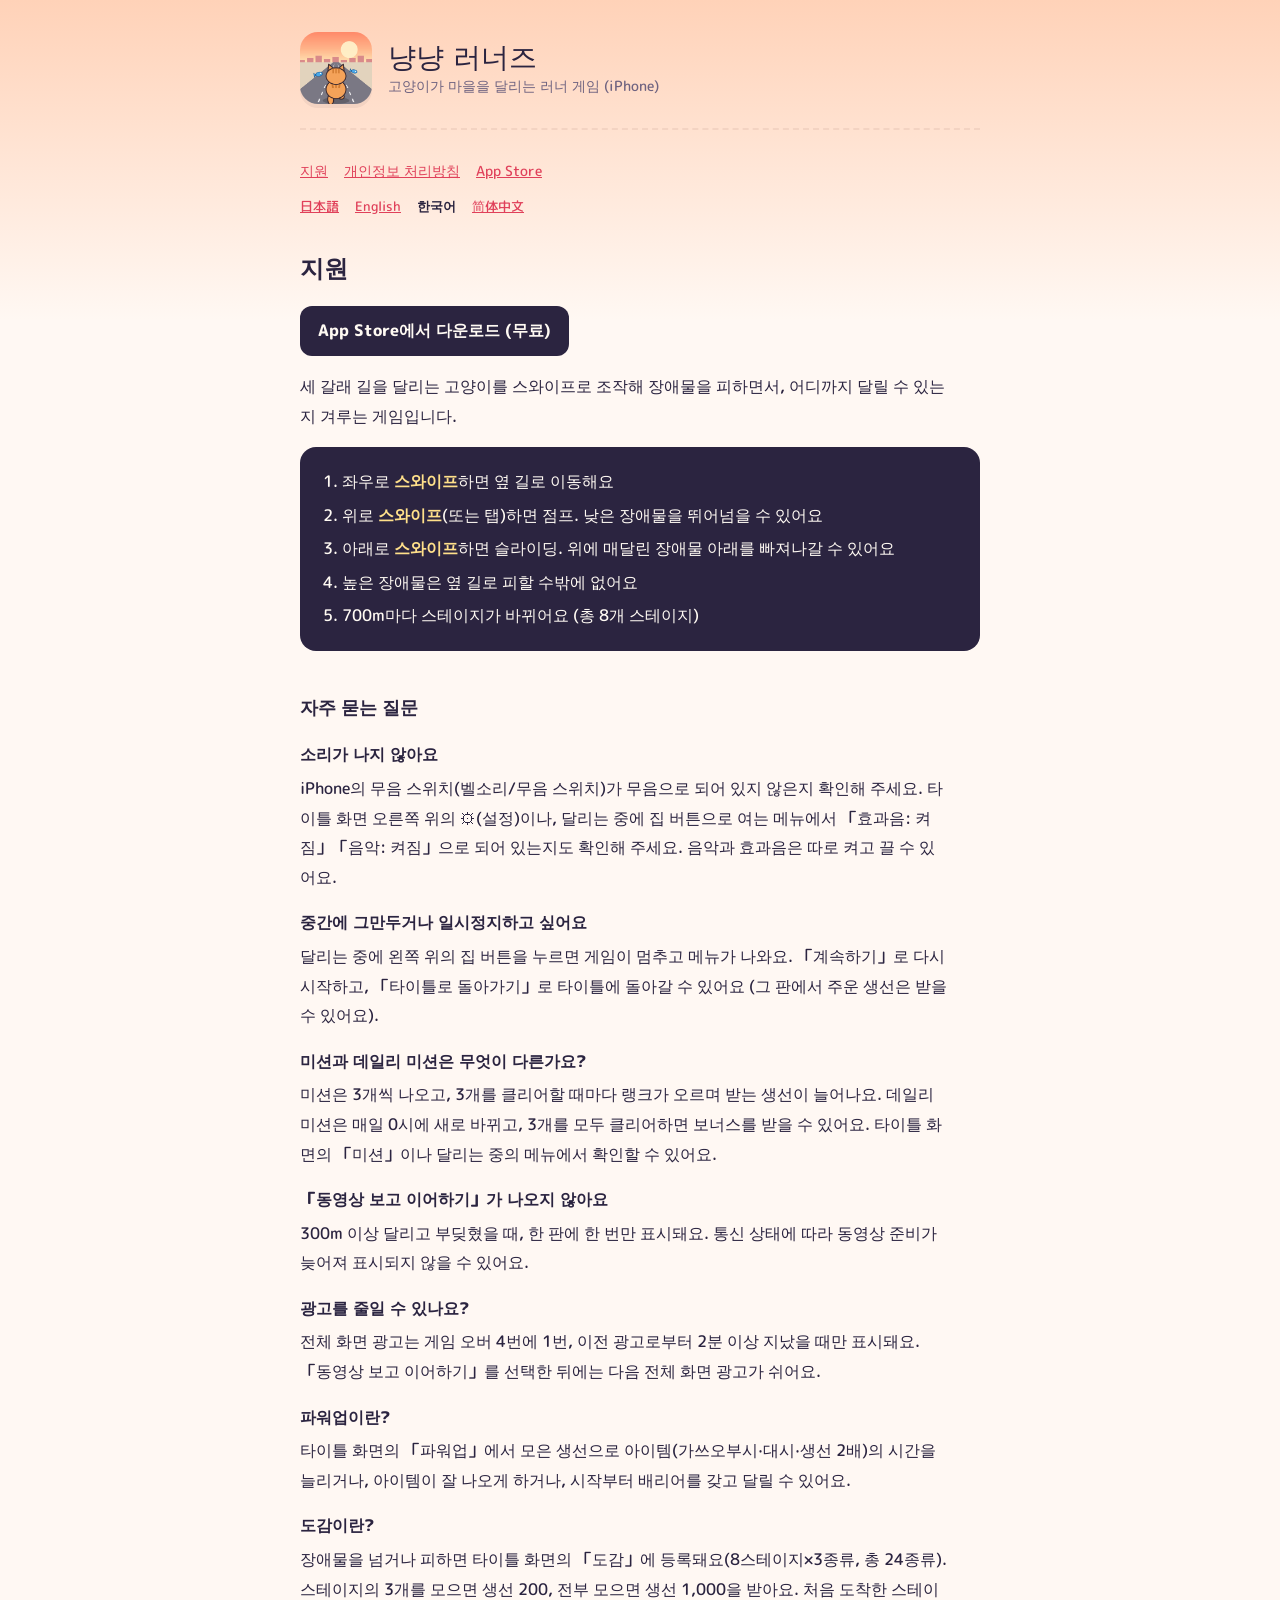
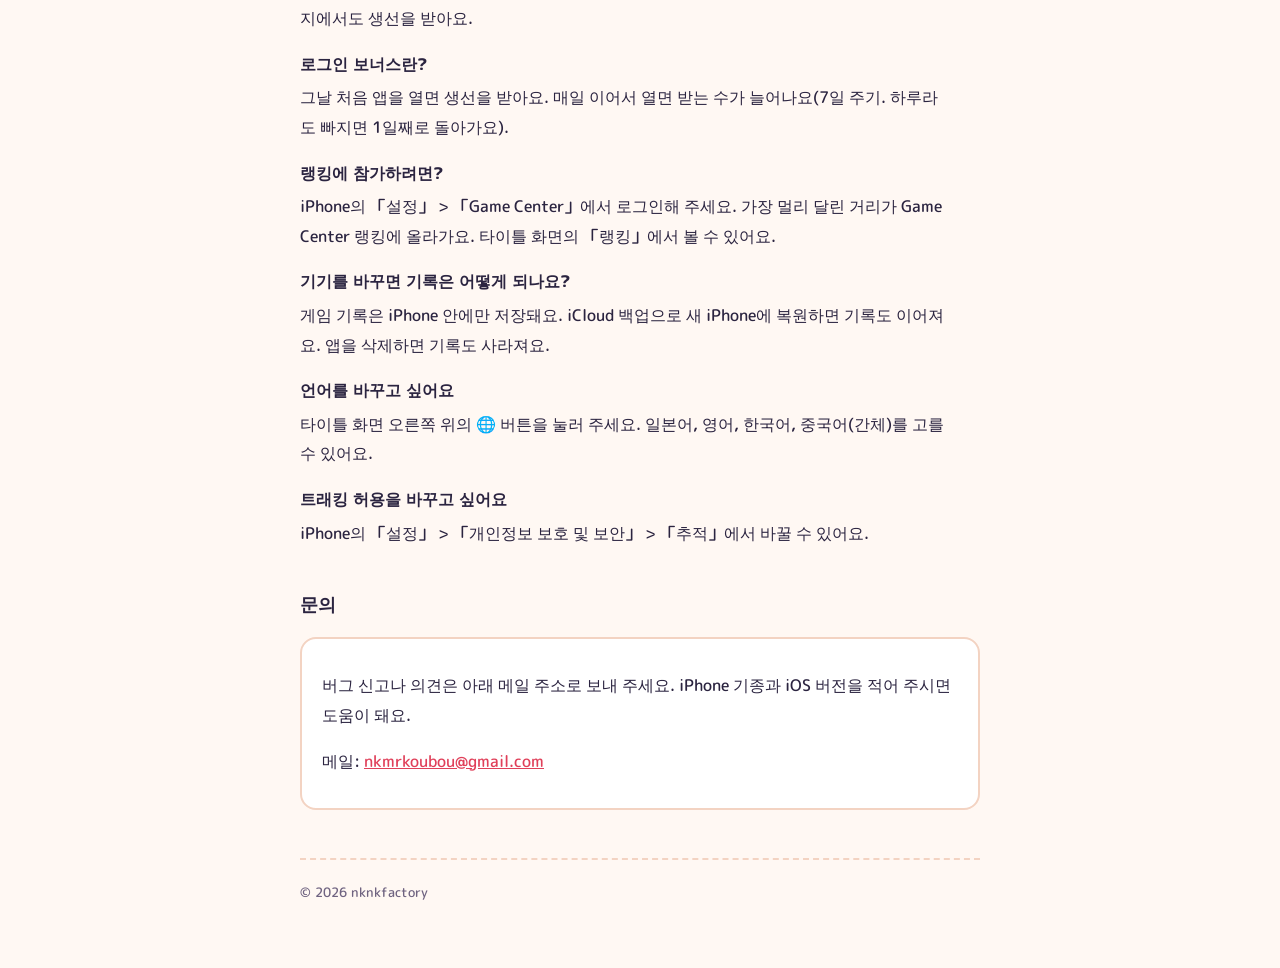
<file: nekonekorunners/ko/index.html>
<!doctype html>
<html lang="ko">
<head>
<meta charset="utf-8">
<meta name="viewport" content="width=device-width,initial-scale=1">
<title>냥냥 러너즈 — 지원</title>
<link rel="icon" href="../icon.png">
<link rel="preconnect" href="https://fonts.googleapis.com">
<link rel="preconnect" href="https://fonts.gstatic.com" crossorigin>
<link rel="stylesheet" href="https://fonts.googleapis.com/css2?family=Rampart+One&family=M+PLUS+Rounded+1c:wght@500;800&display=swap">
<link rel="stylesheet" href="../style.css">
</head>
<body>
<div class="wrap">
  <header>
    <img src="../icon.png" alt="">
    <div>
      <div class="name">냥냥 러너즈</div>
      <div class="sub">고양이가 마을을 달리는 러너 게임 (iPhone)</div>
    </div>
  </header>
  <nav>
    <a href="index.html">지원</a>
    <a href="privacy.html">개인정보 처리방침</a>
    <a href="https://apps.apple.com/kr/app/id6819579135" target="_blank" rel="noopener">App Store</a>
  </nav>
  <nav class="langs"><a href="../index.html">日本語</a> <a href="../en/index.html">English</a> <a href="../ko/index.html" aria-current="page">한국어</a> <a href="../zh/index.html">简体中文</a></nav>

  <h1>지원</h1>
  <p><a class="store" href="https://apps.apple.com/kr/app/id6819579135" target="_blank" rel="noopener">App Store에서 다운로드 (무료)</a></p>
  <p>세 갈래 길을 달리는 고양이를 스와이프로 조작해 장애물을 피하면서, 어디까지 달릴 수 있는지 겨루는 게임입니다.</p>

  <ol class="howto">
    <li>좌우로 <b>스와이프</b>하면 옆 길로 이동해요</li>
    <li>위로 <b>스와이프</b>(또는 탭)하면 점프. 낮은 장애물을 뛰어넘을 수 있어요</li>
    <li>아래로 <b>스와이프</b>하면 슬라이딩. 위에 매달린 장애물 아래를 빠져나갈 수 있어요</li>
    <li>높은 장애물은 옆 길로 피할 수밖에 없어요</li>
    <li>700m마다 스테이지가 바뀌어요 (총 8개 스테이지)</li>
  </ol>

  <h2>자주 묻는 질문</h2>
  <dl>
    <dt>소리가 나지 않아요</dt>
    <dd>iPhone의 무음 스위치(벨소리/무음 스위치)가 무음으로 되어 있지 않은지 확인해 주세요. 타이틀 화면 오른쪽 위의 ⚙(설정)이나, 달리는 중에 집 버튼으로 여는 메뉴에서 「효과음: 켜짐」「음악: 켜짐」으로 되어 있는지도 확인해 주세요. 음악과 효과음은 따로 켜고 끌 수 있어요.</dd>

    <dt>중간에 그만두거나 일시정지하고 싶어요</dt>
    <dd>달리는 중에 왼쪽 위의 집 버튼을 누르면 게임이 멈추고 메뉴가 나와요. 「계속하기」로 다시 시작하고, 「타이틀로 돌아가기」로 타이틀에 돌아갈 수 있어요 (그 판에서 주운 생선은 받을 수 있어요).</dd>

    <dt>미션과 데일리 미션은 무엇이 다른가요?</dt>
    <dd>미션은 3개씩 나오고, 3개를 클리어할 때마다 랭크가 오르며 받는 생선이 늘어나요. 데일리 미션은 매일 0시에 새로 바뀌고, 3개를 모두 클리어하면 보너스를 받을 수 있어요. 타이틀 화면의 「미션」이나 달리는 중의 메뉴에서 확인할 수 있어요.</dd>

    <dt>「동영상 보고 이어하기」가 나오지 않아요</dt>
    <dd>300m 이상 달리고 부딪혔을 때, 한 판에 한 번만 표시돼요. 통신 상태에 따라 동영상 준비가 늦어져 표시되지 않을 수 있어요.</dd>

    <dt>광고를 줄일 수 있나요?</dt>
    <dd>전체 화면 광고는 게임 오버 4번에 1번, 이전 광고로부터 2분 이상 지났을 때만 표시돼요. 「동영상 보고 이어하기」를 선택한 뒤에는 다음 전체 화면 광고가 쉬어요.</dd>

    <dt>파워업이란?</dt>
    <dd>타이틀 화면의 「파워업」에서 모은 생선으로 아이템(가쓰오부시·대시·생선 2배)의 시간을 늘리거나, 아이템이 잘 나오게 하거나, 시작부터 배리어를 갖고 달릴 수 있어요.</dd>

    <dt>도감이란?</dt>
    <dd>장애물을 넘거나 피하면 타이틀 화면의 「도감」에 등록돼요(8스테이지×3종류, 총 24종류). 스테이지의 3개를 모으면 생선 200, 전부 모으면 생선 1,000을 받아요. 처음 도착한 스테이지에서도 생선을 받아요.</dd>

    <dt>로그인 보너스란?</dt>
    <dd>그날 처음 앱을 열면 생선을 받아요. 매일 이어서 열면 받는 수가 늘어나요(7일 주기. 하루라도 빠지면 1일째로 돌아가요).</dd>

    <dt>랭킹에 참가하려면?</dt>
    <dd>iPhone의 「설정」 &gt; 「Game Center」에서 로그인해 주세요. 가장 멀리 달린 거리가 Game Center 랭킹에 올라가요. 타이틀 화면의 「랭킹」에서 볼 수 있어요.</dd>

    <dt>기기를 바꾸면 기록은 어떻게 되나요?</dt>
    <dd>게임 기록은 iPhone 안에만 저장돼요. iCloud 백업으로 새 iPhone에 복원하면 기록도 이어져요. 앱을 삭제하면 기록도 사라져요.</dd>

    <dt>언어를 바꾸고 싶어요</dt>
    <dd>타이틀 화면 오른쪽 위의 🌐 버튼을 눌러 주세요. 일본어, 영어, 한국어, 중국어(간체)를 고를 수 있어요.</dd>

    <dt>트래킹 허용을 바꾸고 싶어요</dt>
    <dd>iPhone의 「설정」 > 「개인정보 보호 및 보안」 > 「추적」에서 바꿀 수 있어요.</dd>

  </dl>

  <h2>문의</h2>
  <div class="card">
    <p>버그 신고나 의견은 아래 메일 주소로 보내 주세요. iPhone 기종과 iOS 버전을 적어 주시면 도움이 돼요.</p>
    <p>메일: <a href="mailto:nkmrkoubou@gmail.com">nkmrkoubou@gmail.com</a></p>
  </div>

  <footer>© 2026 nknkfactory</footer>
</div>
</body>
</html>
</file>
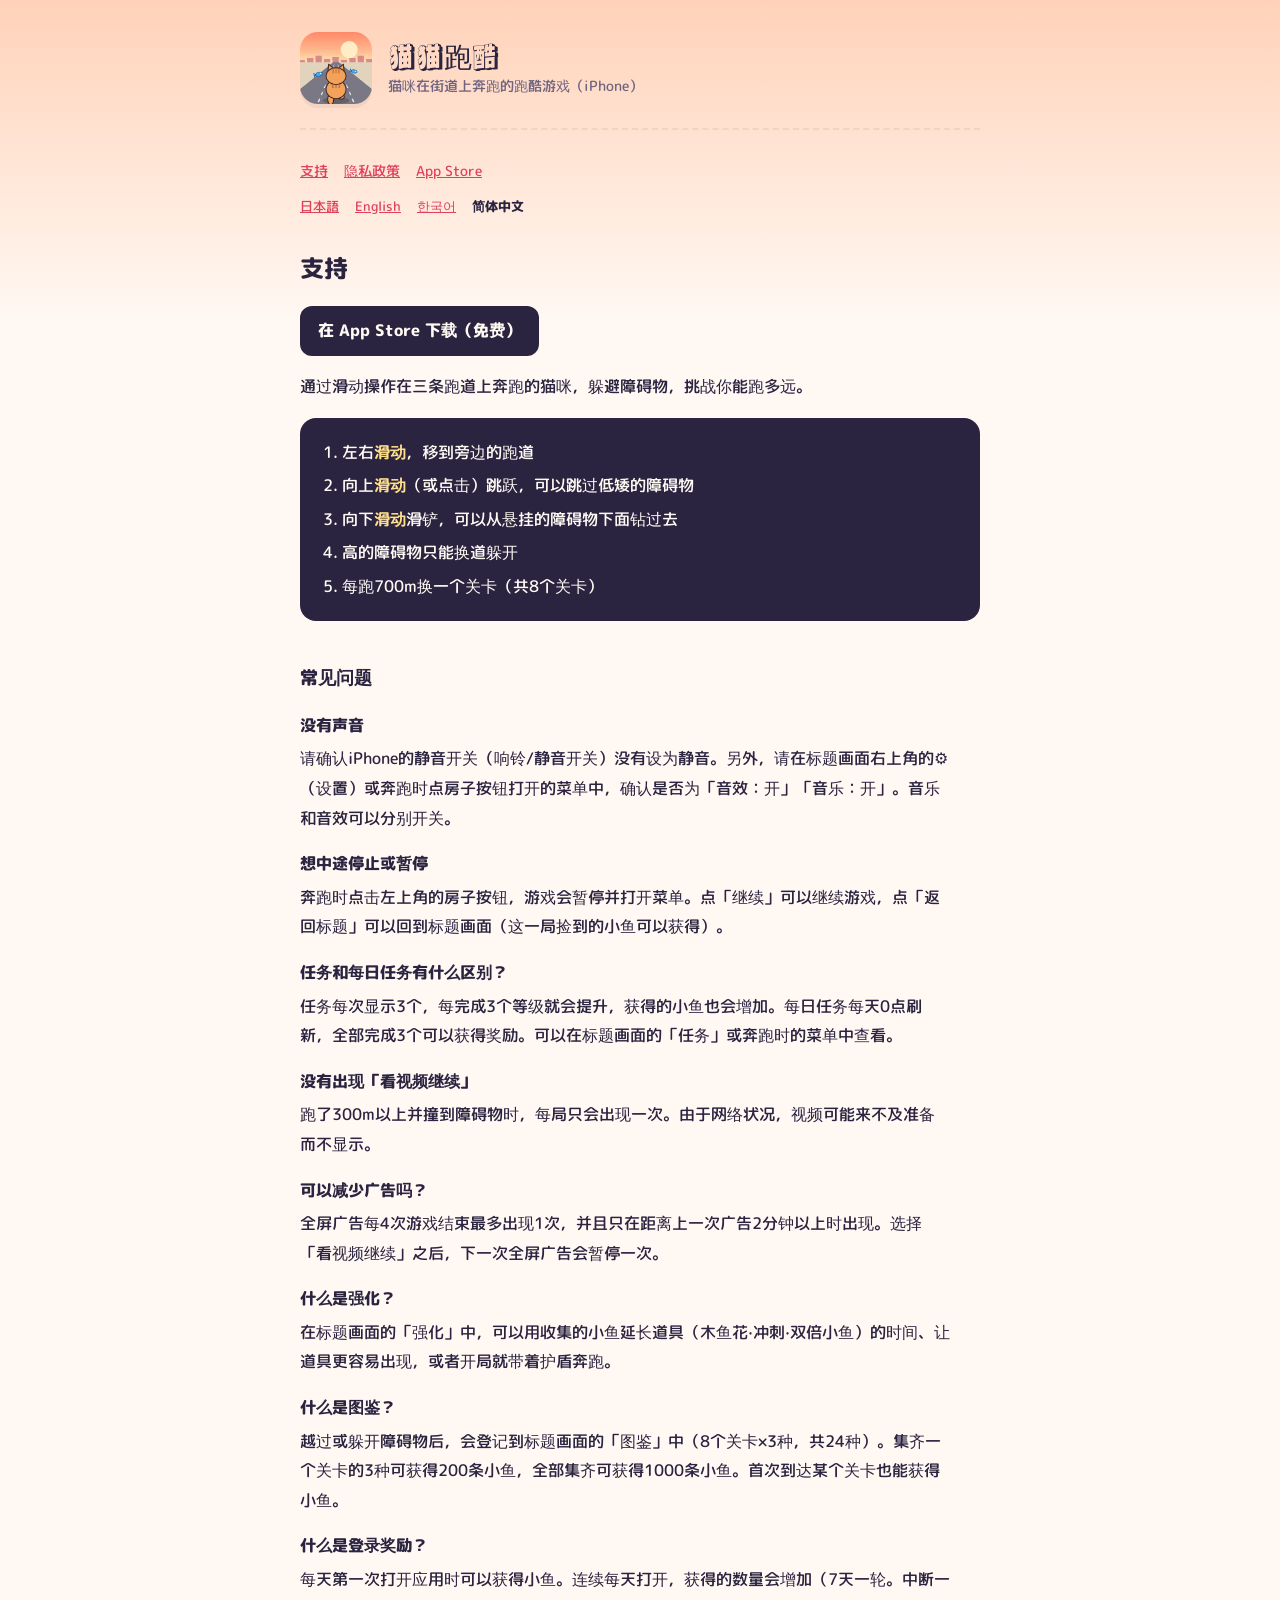
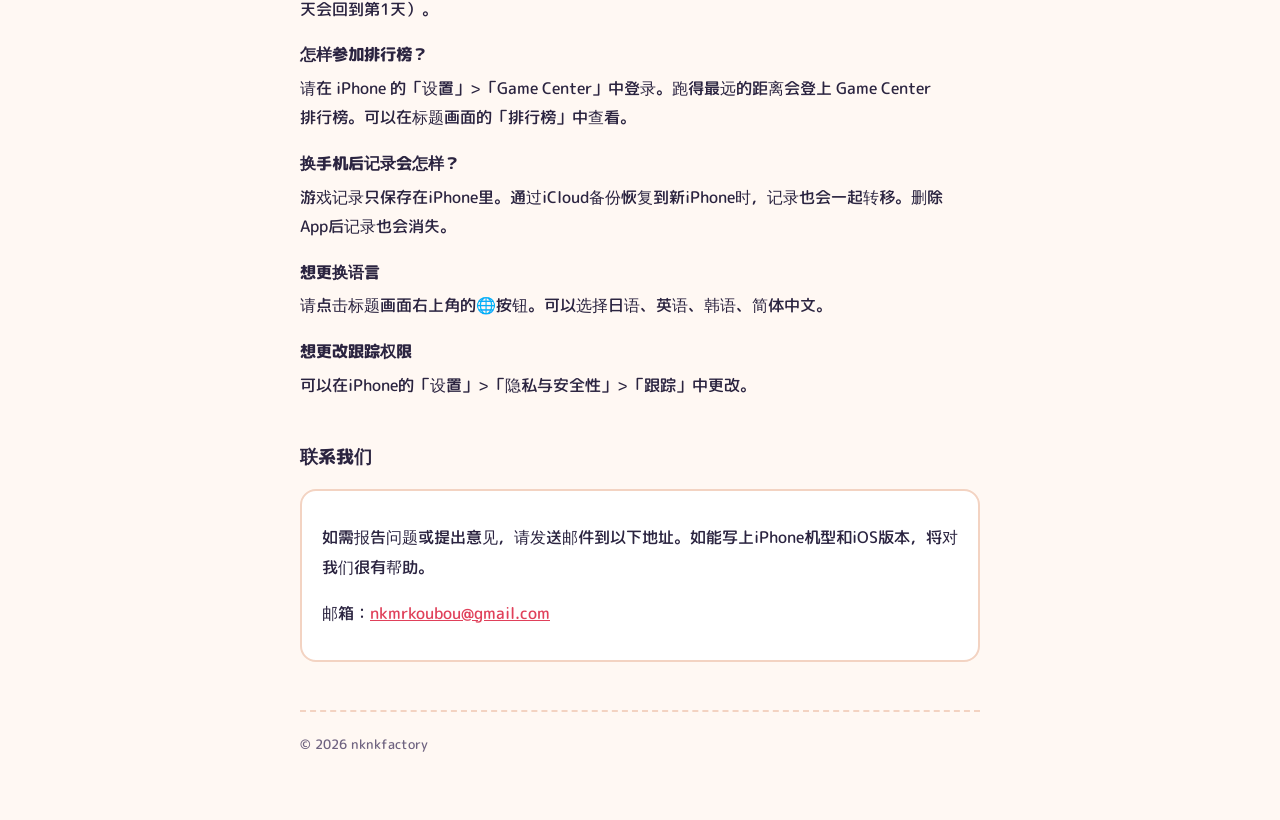
<file: nekonekorunners/zh/index.html>
<!doctype html>
<html lang="zh-Hans">
<head>
<meta charset="utf-8">
<meta name="viewport" content="width=device-width,initial-scale=1">
<title>猫猫跑酷 — 支持</title>
<link rel="icon" href="../icon.png">
<link rel="preconnect" href="https://fonts.googleapis.com">
<link rel="preconnect" href="https://fonts.gstatic.com" crossorigin>
<link rel="stylesheet" href="https://fonts.googleapis.com/css2?family=Rampart+One&family=M+PLUS+Rounded+1c:wght@500;800&display=swap">
<link rel="stylesheet" href="../style.css">
</head>
<body>
<div class="wrap">
  <header>
    <img src="../icon.png" alt="">
    <div>
      <div class="name">猫猫跑酷</div>
      <div class="sub">猫咪在街道上奔跑的跑酷游戏（iPhone）</div>
    </div>
  </header>
  <nav>
    <a href="index.html">支持</a>
    <a href="privacy.html">隐私政策</a>
    <a href="https://apps.apple.com/app/id6819579135" target="_blank" rel="noopener">App Store</a>
  </nav>
  <nav class="langs"><a href="../index.html">日本語</a> <a href="../en/index.html">English</a> <a href="../ko/index.html">한국어</a> <a href="../zh/index.html" aria-current="page">简体中文</a></nav>

  <h1>支持</h1>
  <p><a class="store" href="https://apps.apple.com/app/id6819579135" target="_blank" rel="noopener">在 App Store 下载（免费）</a></p>
  <p>通过滑动操作在三条跑道上奔跑的猫咪，躲避障碍物，挑战你能跑多远。</p>

  <ol class="howto">
    <li>左右<b>滑动</b>，移到旁边的跑道</li>
    <li>向上<b>滑动</b>（或点击）跳跃，可以跳过低矮的障碍物</li>
    <li>向下<b>滑动</b>滑铲，可以从悬挂的障碍物下面钻过去</li>
    <li>高的障碍物只能换道躲开</li>
    <li>每跑700m换一个关卡（共8个关卡）</li>
  </ol>

  <h2>常见问题</h2>
  <dl>
    <dt>没有声音</dt>
    <dd>请确认iPhone的静音开关（响铃/静音开关）没有设为静音。另外，请在标题画面右上角的⚙（设置）或奔跑时点房子按钮打开的菜单中，确认是否为「音效：开」「音乐：开」。音乐和音效可以分别开关。</dd>

    <dt>想中途停止或暂停</dt>
    <dd>奔跑时点击左上角的房子按钮，游戏会暂停并打开菜单。点「继续」可以继续游戏，点「返回标题」可以回到标题画面（这一局捡到的小鱼可以获得）。</dd>

    <dt>任务和每日任务有什么区别？</dt>
    <dd>任务每次显示3个，每完成3个等级就会提升，获得的小鱼也会增加。每日任务每天0点刷新，全部完成3个可以获得奖励。可以在标题画面的「任务」或奔跑时的菜单中查看。</dd>

    <dt>没有出现「看视频继续」</dt>
    <dd>跑了300m以上并撞到障碍物时，每局只会出现一次。由于网络状况，视频可能来不及准备而不显示。</dd>

    <dt>可以减少广告吗？</dt>
    <dd>全屏广告每4次游戏结束最多出现1次，并且只在距离上一次广告2分钟以上时出现。选择「看视频继续」之后，下一次全屏广告会暂停一次。</dd>

    <dt>什么是强化？</dt>
    <dd>在标题画面的「强化」中，可以用收集的小鱼延长道具（木鱼花·冲刺·双倍小鱼）的时间、让道具更容易出现，或者开局就带着护盾奔跑。</dd>

    <dt>什么是图鉴？</dt>
    <dd>越过或躲开障碍物后，会登记到标题画面的「图鉴」中（8个关卡×3种，共24种）。集齐一个关卡的3种可获得200条小鱼，全部集齐可获得1000条小鱼。首次到达某个关卡也能获得小鱼。</dd>

    <dt>什么是登录奖励？</dt>
    <dd>每天第一次打开应用时可以获得小鱼。连续每天打开，获得的数量会增加（7天一轮。中断一天会回到第1天）。</dd>

    <dt>怎样参加排行榜？</dt>
    <dd>请在 iPhone 的「设置」&gt;「Game Center」中登录。跑得最远的距离会登上 Game Center 排行榜。可以在标题画面的「排行榜」中查看。</dd>

    <dt>换手机后记录会怎样？</dt>
    <dd>游戏记录只保存在iPhone里。通过iCloud备份恢复到新iPhone时，记录也会一起转移。删除App后记录也会消失。</dd>

    <dt>想更换语言</dt>
    <dd>请点击标题画面右上角的🌐按钮。可以选择日语、英语、韩语、简体中文。</dd>

    <dt>想更改跟踪权限</dt>
    <dd>可以在iPhone的「设置」>「隐私与安全性」>「跟踪」中更改。</dd>

  </dl>

  <h2>联系我们</h2>
  <div class="card">
    <p>如需报告问题或提出意见，请发送邮件到以下地址。如能写上iPhone机型和iOS版本，将对我们很有帮助。</p>
    <p>邮箱：<a href="mailto:nkmrkoubou@gmail.com">nkmrkoubou@gmail.com</a></p>
  </div>

  <footer>© 2026 nknkfactory</footer>
</div>
</body>
</html>
</file>
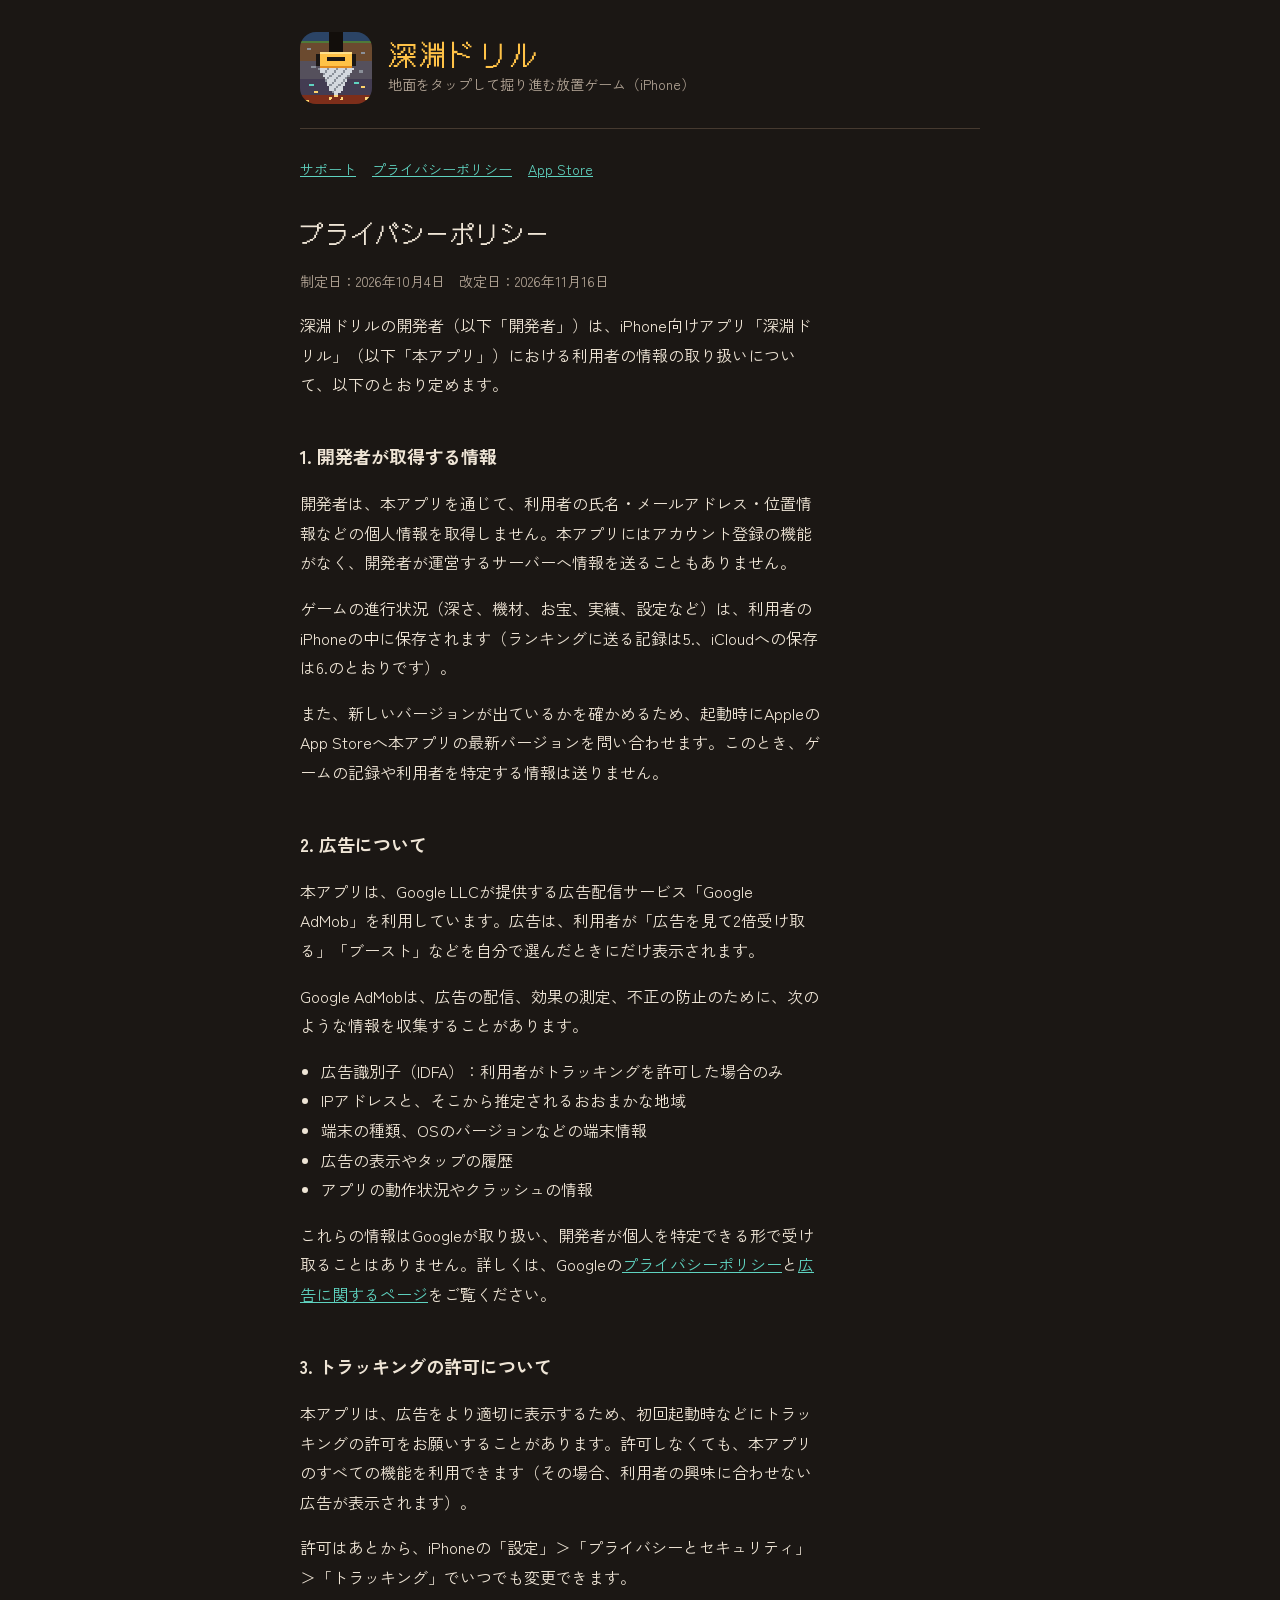
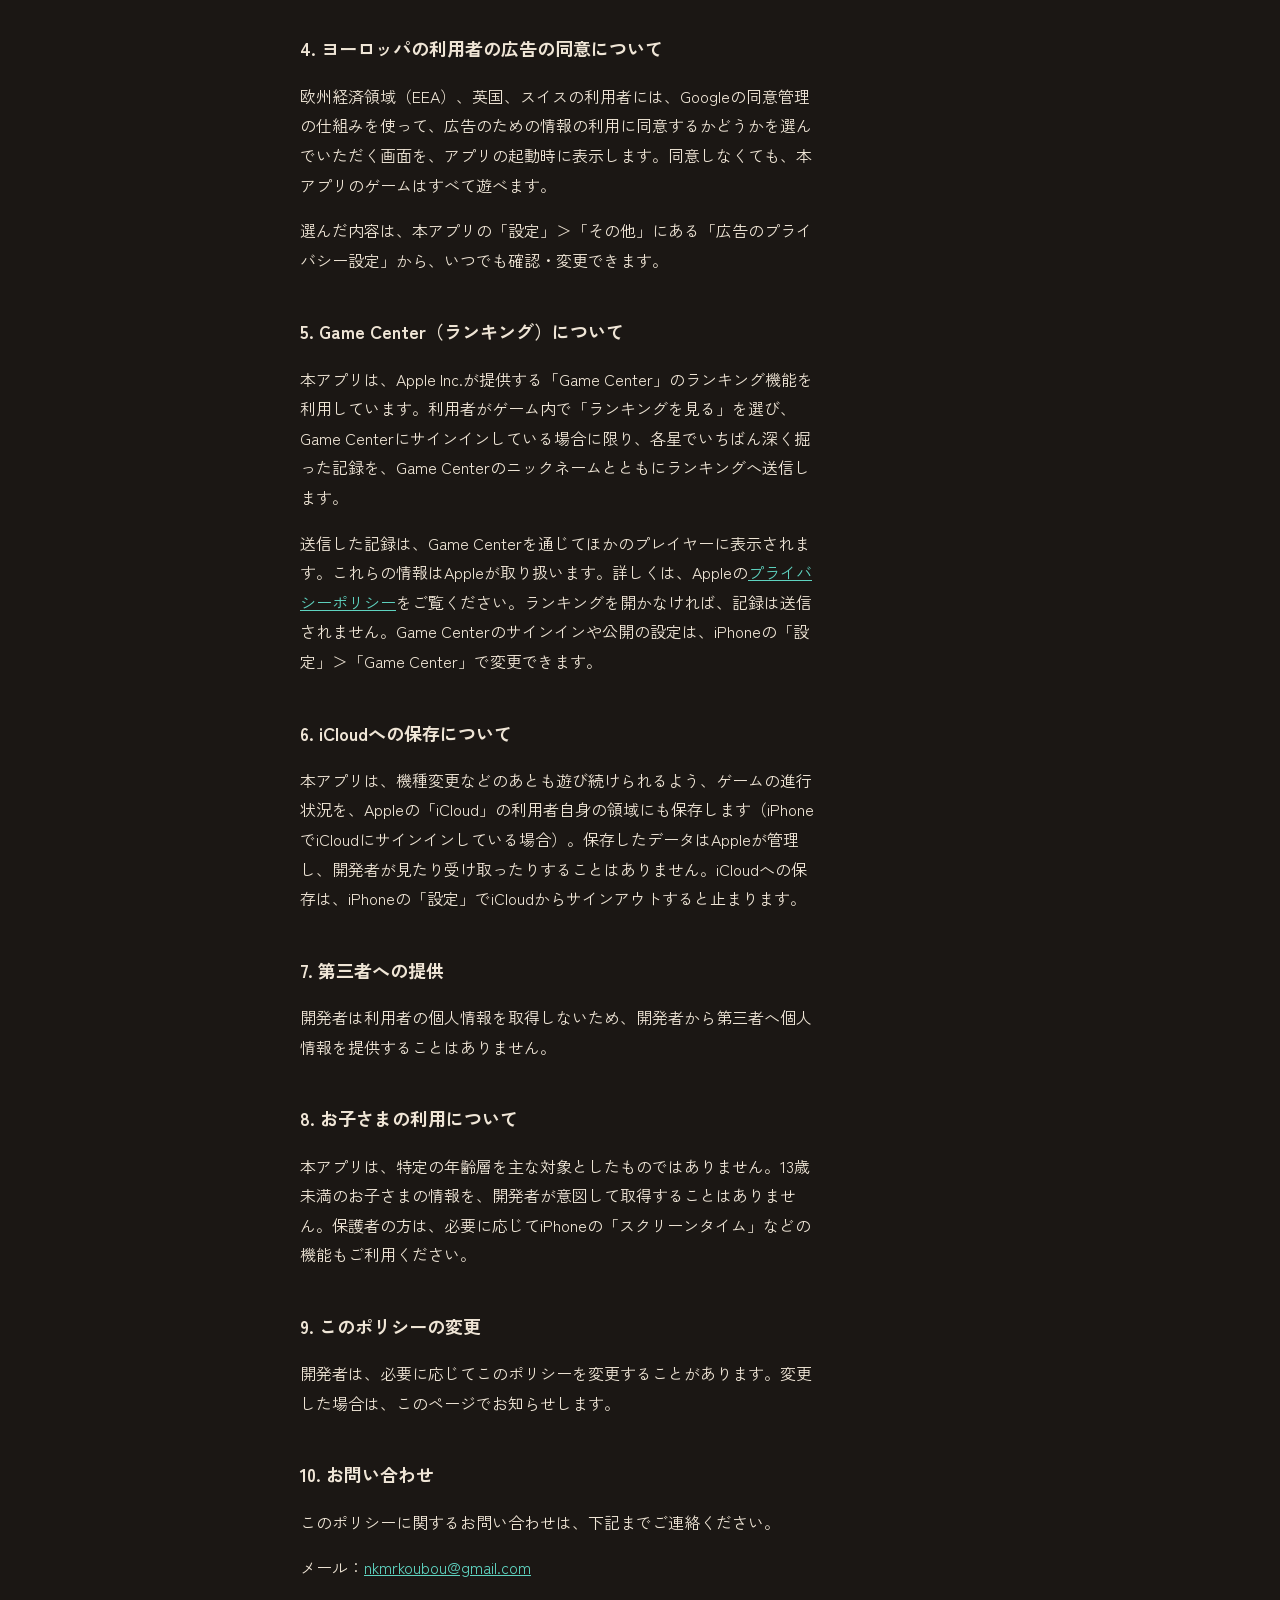
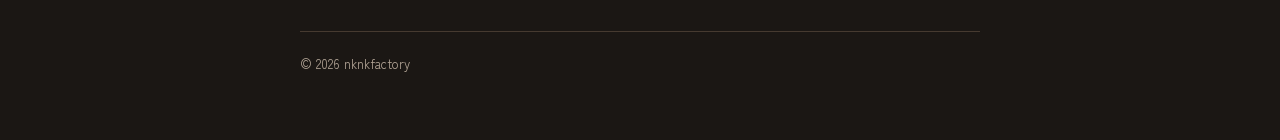
<file: privacy.html>
<!doctype html>
<html lang="ja">
<head>
<meta charset="utf-8">
<meta name="viewport" content="width=device-width, initial-scale=1">
<title>深淵ドリル プライバシーポリシー</title>
<meta name="description" content="iPhoneゲーム「深淵ドリル」のプライバシーポリシーです。">
<link rel="preconnect" href="https://fonts.googleapis.com">
<link rel="preconnect" href="https://fonts.gstatic.com" crossorigin>
<link rel="stylesheet" href="https://fonts.googleapis.com/css2?family=DotGothic16&family=Zen+Kaku+Gothic+New:wght@400;700&display=swap">
<link rel="icon" href="icon.png">
<link rel="stylesheet" href="style.css">
</head>
<body>
<div class="wrap">
  <header>
    <img src="icon.png" alt="">
    <div>
      <div class="name">深淵ドリル</div>
      <div class="sub">地面をタップして掘り進む放置ゲーム（iPhone）</div>
    </div>
  </header>
  <nav>
    <a href="index.html">サポート</a>
    <a href="privacy.html">プライバシーポリシー</a>
    <a href="https://apps.apple.com/jp/app/id6818886680" target="_blank" rel="noopener">App Store</a>
  </nav>

  <h1>プライバシーポリシー</h1>
  <p class="meta">制定日：2026年10月4日　改定日：2026年11月16日</p>
  <p>深淵ドリルの開発者（以下「開発者」）は、iPhone向けアプリ「深淵ドリル」（以下「本アプリ」）における利用者の情報の取り扱いについて、以下のとおり定めます。</p>

  <h2>1. 開発者が取得する情報</h2>
  <p>開発者は、本アプリを通じて、利用者の氏名・メールアドレス・位置情報などの個人情報を取得しません。本アプリにはアカウント登録の機能がなく、開発者が運営するサーバーへ情報を送ることもありません。</p>
  <p>ゲームの進行状況（深さ、機材、お宝、実績、設定など）は、利用者のiPhoneの中に保存されます（ランキングに送る記録は5.、iCloudへの保存は6.のとおりです）。</p>
  <p>また、新しいバージョンが出ているかを確かめるため、起動時にAppleのApp Storeへ本アプリの最新バージョンを問い合わせます。このとき、ゲームの記録や利用者を特定する情報は送りません。</p>

  <h2>2. 広告について</h2>
  <p>本アプリは、Google LLCが提供する広告配信サービス「Google AdMob」を利用しています。広告は、利用者が「広告を見て2倍受け取る」「ブースト」などを自分で選んだときにだけ表示されます。</p>
  <p>Google AdMobは、広告の配信、効果の測定、不正の防止のために、次のような情報を収集することがあります。</p>
  <ul>
    <li>広告識別子（IDFA）：利用者がトラッキングを許可した場合のみ</li>
    <li>IPアドレスと、そこから推定されるおおまかな地域</li>
    <li>端末の種類、OSのバージョンなどの端末情報</li>
    <li>広告の表示やタップの履歴</li>
    <li>アプリの動作状況やクラッシュの情報</li>
  </ul>
  <p>これらの情報はGoogleが取り扱い、開発者が個人を特定できる形で受け取ることはありません。詳しくは、Googleの<a href="https://policies.google.com/privacy" target="_blank" rel="noopener">プライバシーポリシー</a>と<a href="https://policies.google.com/technologies/ads" target="_blank" rel="noopener">広告に関するページ</a>をご覧ください。</p>

  <h2>3. トラッキングの許可について</h2>
  <p>本アプリは、広告をより適切に表示するため、初回起動時などにトラッキングの許可をお願いすることがあります。許可しなくても、本アプリのすべての機能を利用できます（その場合、利用者の興味に合わせない広告が表示されます）。</p>
  <p>許可はあとから、iPhoneの「設定」＞「プライバシーとセキュリティ」＞「トラッキング」でいつでも変更できます。</p>

  <h2>4. ヨーロッパの利用者の広告の同意について</h2>
  <p>欧州経済領域（EEA）、英国、スイスの利用者には、Googleの同意管理の仕組みを使って、広告のための情報の利用に同意するかどうかを選んでいただく画面を、アプリの起動時に表示します。同意しなくても、本アプリのゲームはすべて遊べます。</p>
  <p>選んだ内容は、本アプリの「設定」＞「その他」にある「広告のプライバシー設定」から、いつでも確認・変更できます。</p>

  <h2>5. Game Center（ランキング）について</h2>
  <p>本アプリは、Apple Inc.が提供する「Game Center」のランキング機能を利用しています。利用者がゲーム内で「ランキングを見る」を選び、Game Centerにサインインしている場合に限り、各星でいちばん深く掘った記録を、Game Centerのニックネームとともにランキングへ送信します。</p>
  <p>送信した記録は、Game Centerを通じてほかのプレイヤーに表示されます。これらの情報はAppleが取り扱います。詳しくは、Appleの<a href="https://www.apple.com/jp/legal/privacy/" target="_blank" rel="noopener">プライバシーポリシー</a>をご覧ください。ランキングを開かなければ、記録は送信されません。Game Centerのサインインや公開の設定は、iPhoneの「設定」＞「Game Center」で変更できます。</p>

  <h2>6. iCloudへの保存について</h2>
  <p>本アプリは、機種変更などのあとも遊び続けられるよう、ゲームの進行状況を、Appleの「iCloud」の利用者自身の領域にも保存します（iPhoneでiCloudにサインインしている場合）。保存したデータはAppleが管理し、開発者が見たり受け取ったりすることはありません。iCloudへの保存は、iPhoneの「設定」でiCloudからサインアウトすると止まります。</p>

  <h2>7. 第三者への提供</h2>
  <p>開発者は利用者の個人情報を取得しないため、開発者から第三者へ個人情報を提供することはありません。</p>

  <h2>8. お子さまの利用について</h2>
  <p>本アプリは、特定の年齢層を主な対象としたものではありません。13歳未満のお子さまの情報を、開発者が意図して取得することはありません。保護者の方は、必要に応じてiPhoneの「スクリーンタイム」などの機能もご利用ください。</p>

  <h2>9. このポリシーの変更</h2>
  <p>開発者は、必要に応じてこのポリシーを変更することがあります。変更した場合は、このページでお知らせします。</p>

  <h2>10. お問い合わせ</h2>
  <p>このポリシーに関するお問い合わせは、下記までご連絡ください。</p>
  <p>メール：<a href="mailto:nkmrkoubou@gmail.com">nkmrkoubou@gmail.com</a></p>

  <footer>© 2026 nknkfactory</footer>
</div>
</body>
</html>
</file>
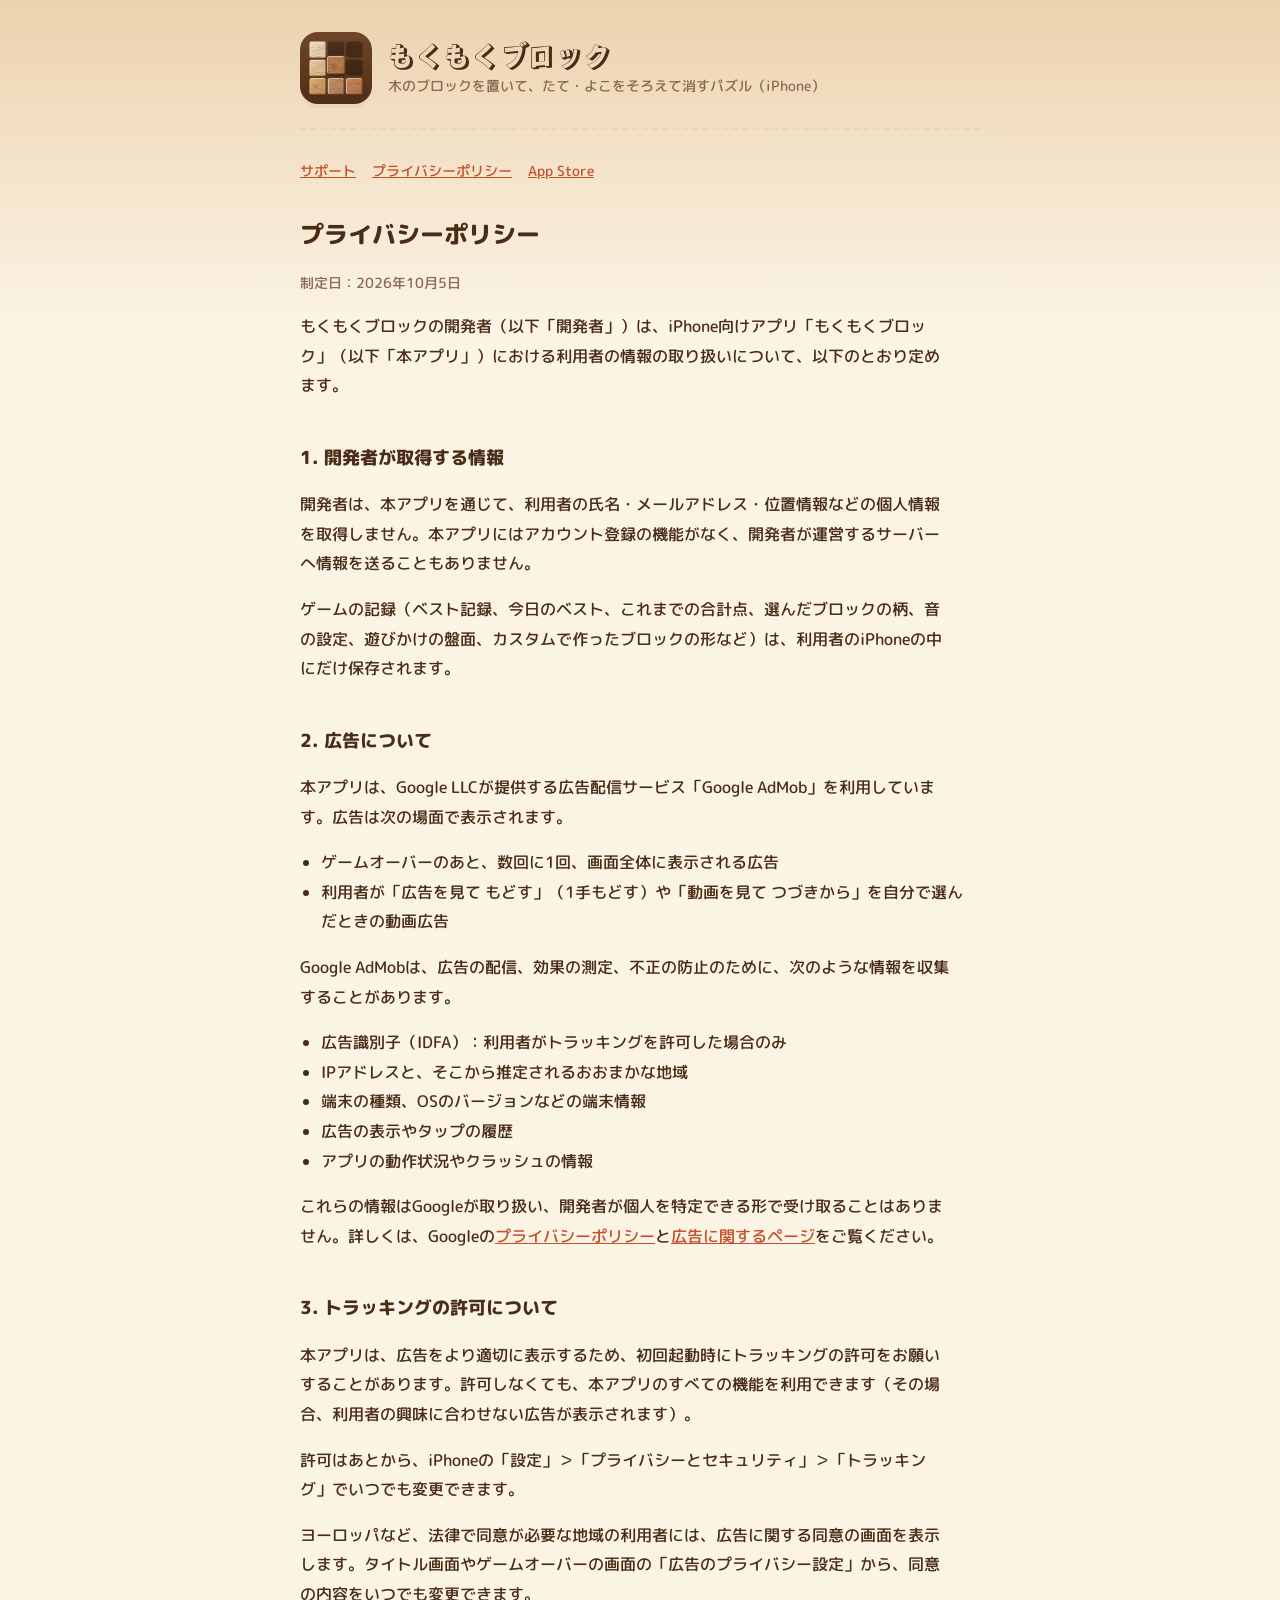
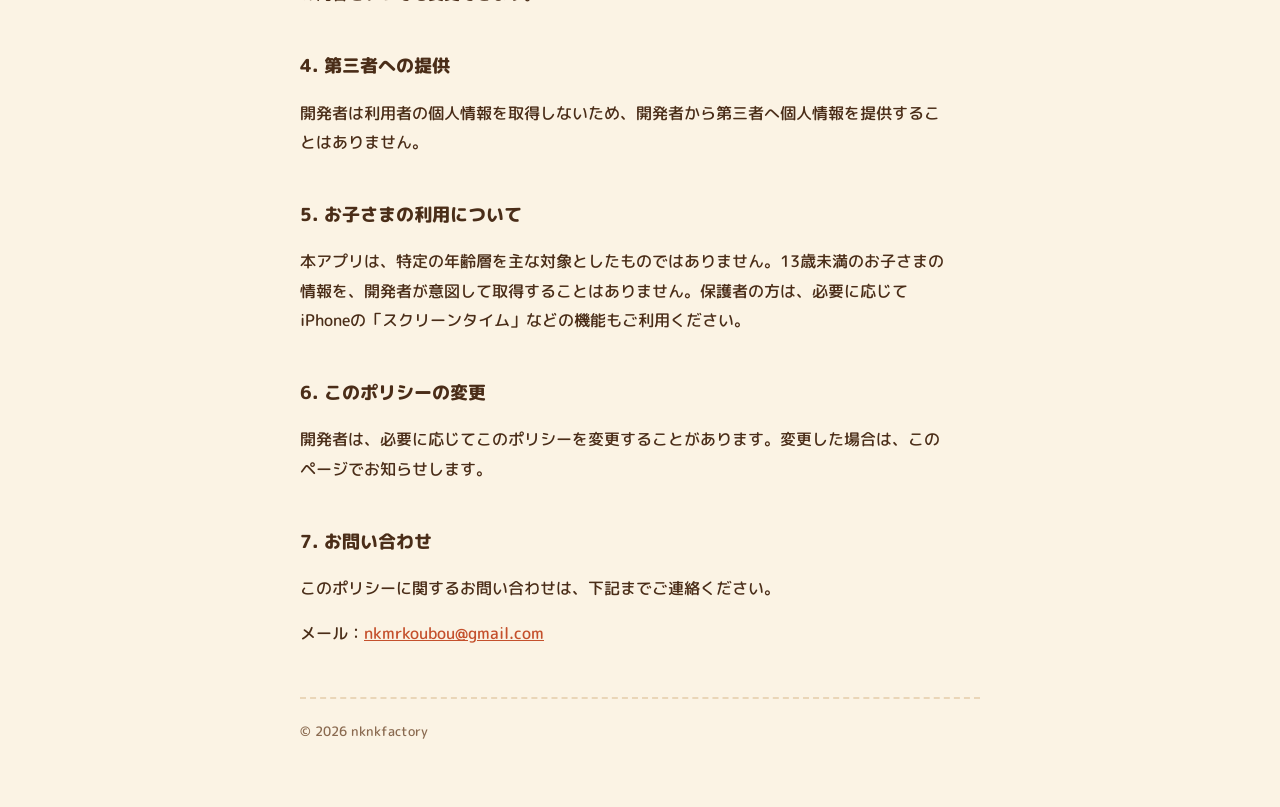
<file: mokublock/privacy.html>
<!doctype html>
<html lang="ja">
<head>
<meta charset="utf-8">
<meta name="viewport" content="width=device-width,initial-scale=1">
<title>もくもくブロック プライバシーポリシー</title>
<link rel="icon" href="icon.png">
<link rel="preconnect" href="https://fonts.googleapis.com">
<link rel="preconnect" href="https://fonts.gstatic.com" crossorigin>
<link rel="stylesheet" href="https://fonts.googleapis.com/css2?family=Rampart+One&family=M+PLUS+Rounded+1c:wght@500;800&display=swap">
<link rel="stylesheet" href="style.css">
</head>
<body>
<div class="wrap">
  <header>
    <img src="icon.png" alt="">
    <div>
      <div class="name">もくもくブロック</div>
      <div class="sub">木のブロックを置いて、たて・よこをそろえて消すパズル（iPhone）</div>
    </div>
  </header>
  <nav>
    <a href="index.html">サポート</a>
    <a href="privacy.html">プライバシーポリシー</a>
    <a href="https://apps.apple.com/jp/app/id6819170475" target="_blank" rel="noopener">App Store</a>
  </nav>

  <h1>プライバシーポリシー</h1>
  <p class="meta">制定日：2026年10月5日</p>
  <p>もくもくブロックの開発者（以下「開発者」）は、iPhone向けアプリ「もくもくブロック」（以下「本アプリ」）における利用者の情報の取り扱いについて、以下のとおり定めます。</p>

  <h2>1. 開発者が取得する情報</h2>
  <p>開発者は、本アプリを通じて、利用者の氏名・メールアドレス・位置情報などの個人情報を取得しません。本アプリにはアカウント登録の機能がなく、開発者が運営するサーバーへ情報を送ることもありません。</p>
  <p>ゲームの記録（ベスト記録、今日のベスト、これまでの合計点、選んだブロックの柄、音の設定、遊びかけの盤面、カスタムで作ったブロックの形など）は、利用者のiPhoneの中にだけ保存されます。</p>

  <h2>2. 広告について</h2>
  <p>本アプリは、Google LLCが提供する広告配信サービス「Google AdMob」を利用しています。広告は次の場面で表示されます。</p>
  <ul>
    <li>ゲームオーバーのあと、数回に1回、画面全体に表示される広告</li>
    <li>利用者が「広告を見て もどす」（1手もどす）や「動画を見て つづきから」を自分で選んだときの動画広告</li>
  </ul>
  <p>Google AdMobは、広告の配信、効果の測定、不正の防止のために、次のような情報を収集することがあります。</p>
  <ul>
    <li>広告識別子（IDFA）：利用者がトラッキングを許可した場合のみ</li>
    <li>IPアドレスと、そこから推定されるおおまかな地域</li>
    <li>端末の種類、OSのバージョンなどの端末情報</li>
    <li>広告の表示やタップの履歴</li>
    <li>アプリの動作状況やクラッシュの情報</li>
  </ul>
  <p>これらの情報はGoogleが取り扱い、開発者が個人を特定できる形で受け取ることはありません。詳しくは、Googleの<a href="https://policies.google.com/privacy" target="_blank" rel="noopener">プライバシーポリシー</a>と<a href="https://policies.google.com/technologies/ads" target="_blank" rel="noopener">広告に関するページ</a>をご覧ください。</p>

  <h2>3. トラッキングの許可について</h2>
  <p>本アプリは、広告をより適切に表示するため、初回起動時にトラッキングの許可をお願いすることがあります。許可しなくても、本アプリのすべての機能を利用できます（その場合、利用者の興味に合わせない広告が表示されます）。</p>
  <p>許可はあとから、iPhoneの「設定」＞「プライバシーとセキュリティ」＞「トラッキング」でいつでも変更できます。</p>
  <p>ヨーロッパなど、法律で同意が必要な地域の利用者には、広告に関する同意の画面を表示します。タイトル画面やゲームオーバーの画面の「広告のプライバシー設定」から、同意の内容をいつでも変更できます。</p>

  <h2>4. 第三者への提供</h2>
  <p>開発者は利用者の個人情報を取得しないため、開発者から第三者へ個人情報を提供することはありません。</p>

  <h2>5. お子さまの利用について</h2>
  <p>本アプリは、特定の年齢層を主な対象としたものではありません。13歳未満のお子さまの情報を、開発者が意図して取得することはありません。保護者の方は、必要に応じてiPhoneの「スクリーンタイム」などの機能もご利用ください。</p>

  <h2>6. このポリシーの変更</h2>
  <p>開発者は、必要に応じてこのポリシーを変更することがあります。変更した場合は、このページでお知らせします。</p>

  <h2>7. お問い合わせ</h2>
  <p>このポリシーに関するお問い合わせは、下記までご連絡ください。</p>
  <p>メール：<a href="mailto:nkmrkoubou@gmail.com">nkmrkoubou@gmail.com</a></p>

  <footer>© 2026 nknkfactory</footer>
</div>
</body>
</html>
</file>
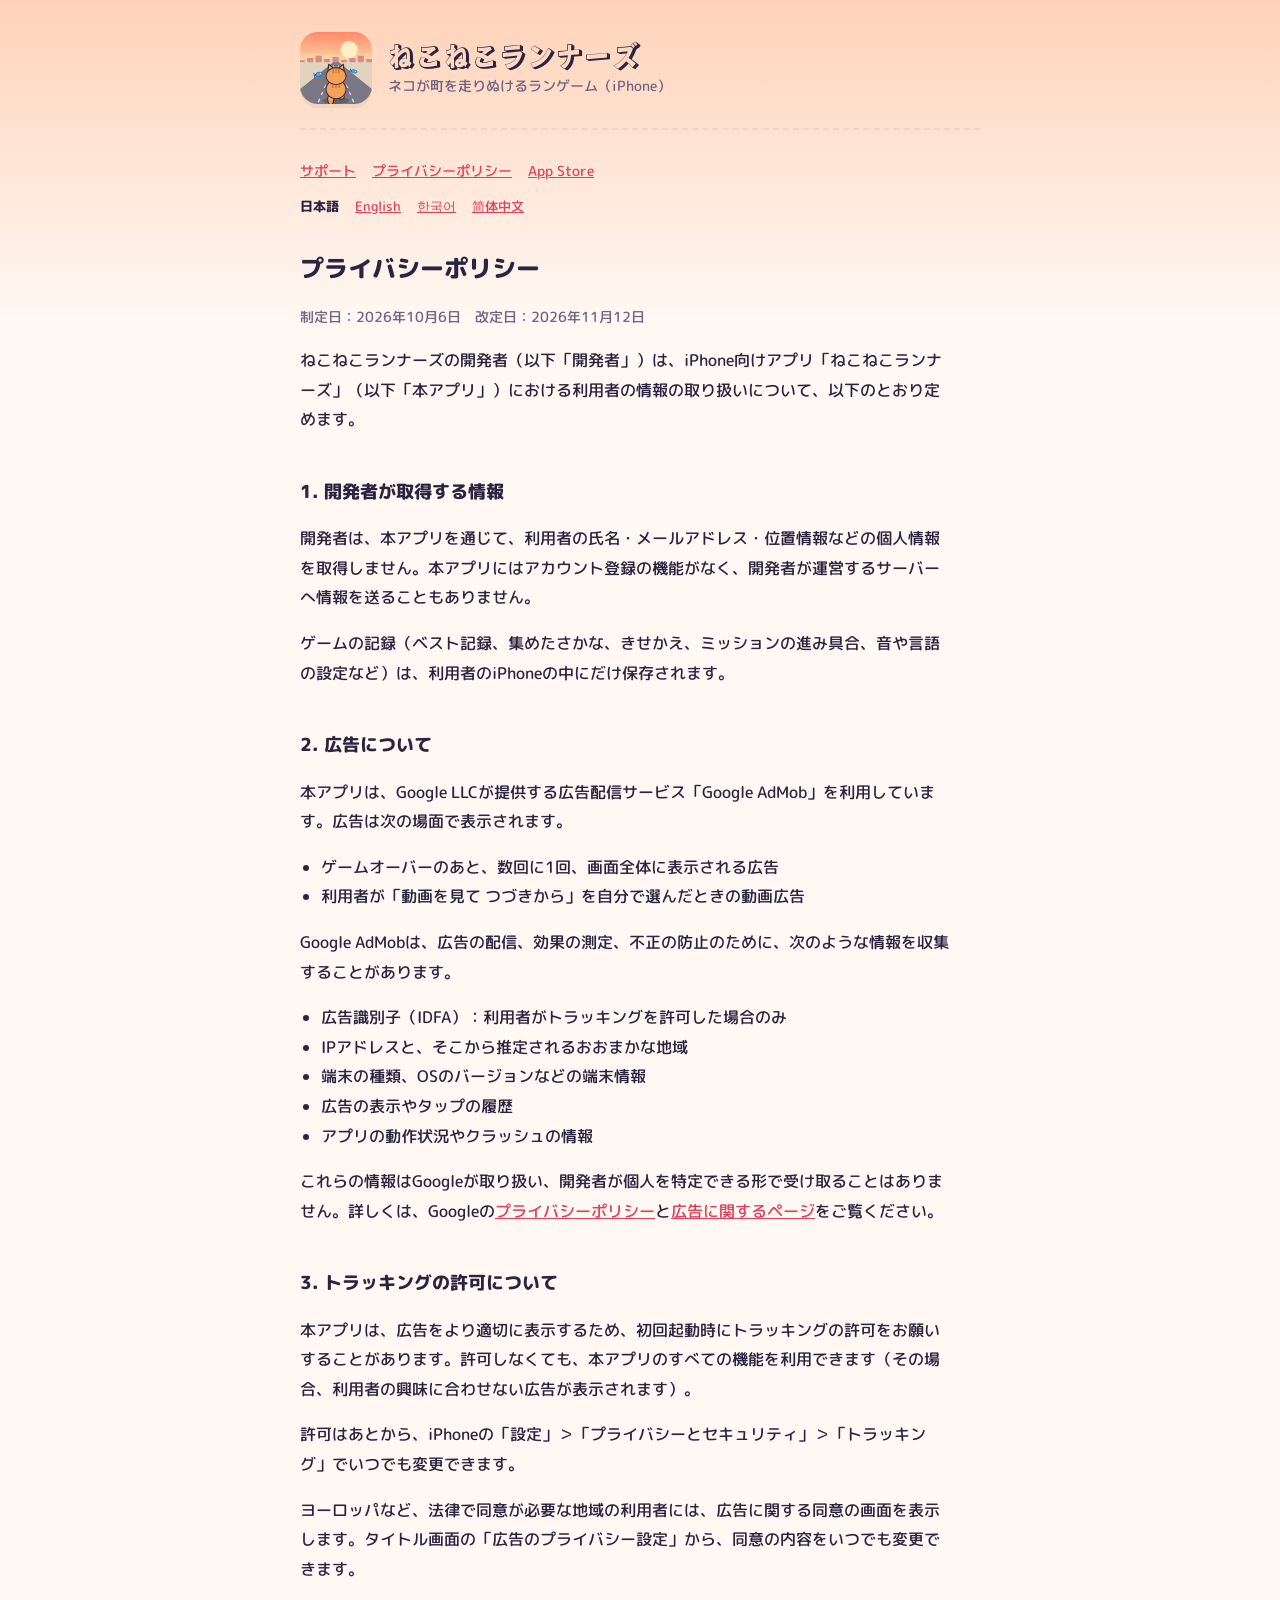
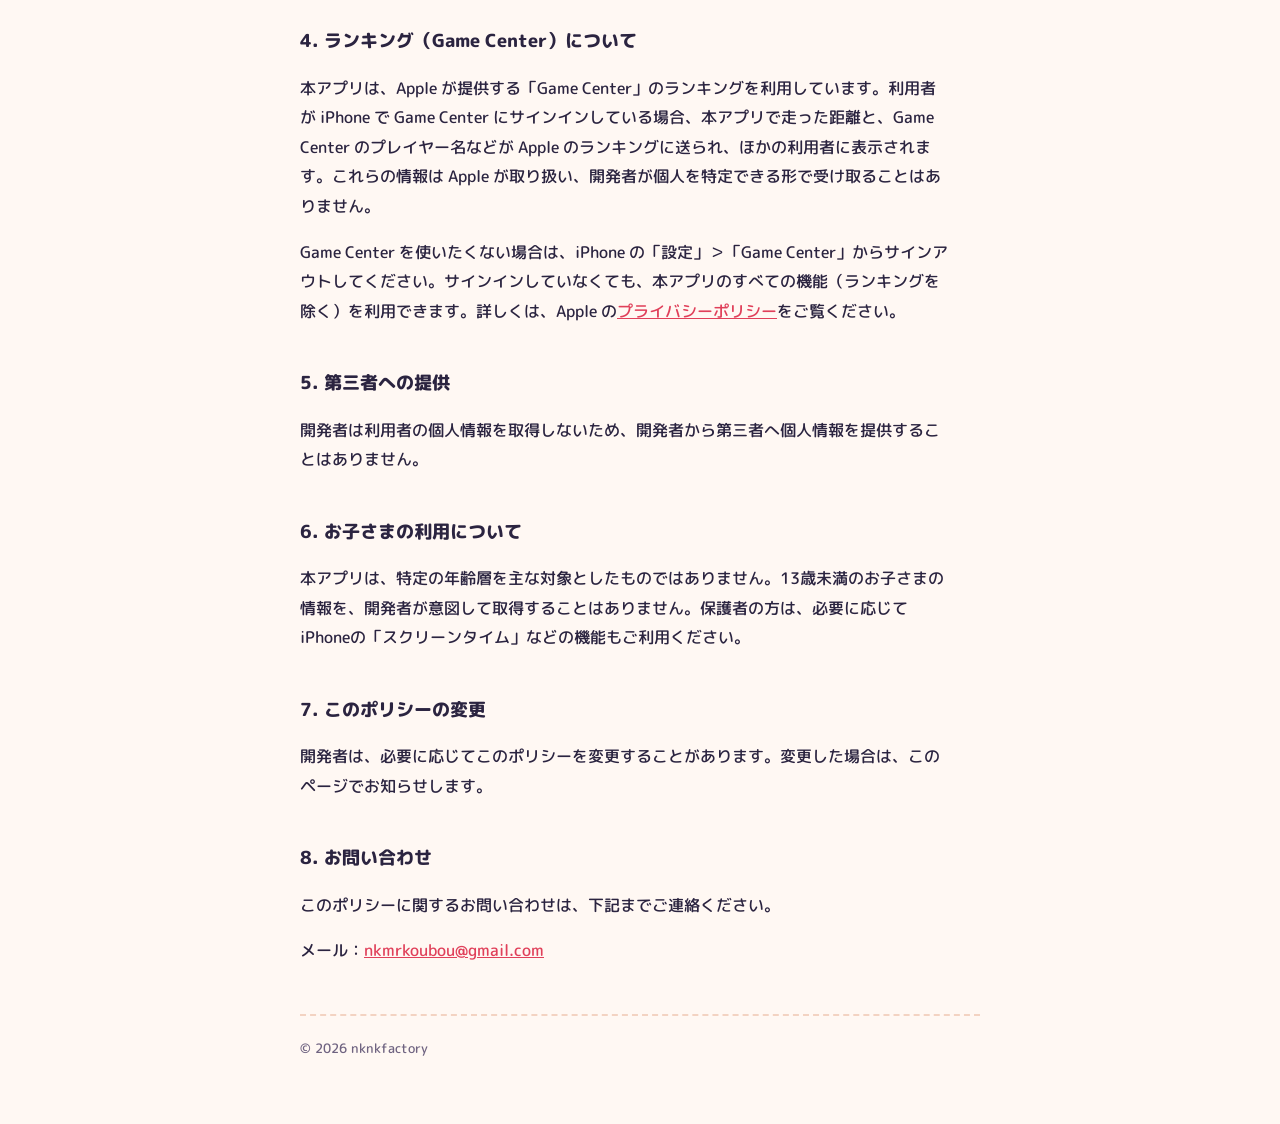
<file: nekonekorunners/privacy.html>
<!doctype html>
<html lang="ja">
<head>
<meta charset="utf-8">
<meta name="viewport" content="width=device-width,initial-scale=1">
<title>ねこねこランナーズ プライバシーポリシー</title>
<link rel="icon" href="icon.png">
<link rel="preconnect" href="https://fonts.googleapis.com">
<link rel="preconnect" href="https://fonts.gstatic.com" crossorigin>
<link rel="stylesheet" href="https://fonts.googleapis.com/css2?family=Rampart+One&family=M+PLUS+Rounded+1c:wght@500;800&display=swap">
<link rel="stylesheet" href="style.css">
</head>
<body>
<div class="wrap">
  <header>
    <img src="icon.png" alt="">
    <div>
      <div class="name">ねこねこランナーズ</div>
      <div class="sub">ネコが町を走りぬけるランゲーム（iPhone）</div>
    </div>
  </header>
  <nav>
    <a href="index.html">サポート</a>
    <a href="privacy.html">プライバシーポリシー</a>
    <a href="https://apps.apple.com/jp/app/id6819579135" target="_blank" rel="noopener">App Store</a>
  </nav>
  <nav class="langs"><a href="privacy.html" aria-current="page">日本語</a> <a href="en/privacy.html">English</a> <a href="ko/privacy.html">한국어</a> <a href="zh/privacy.html">简体中文</a></nav>

  <h1>プライバシーポリシー</h1>
  <p class="meta">制定日：2026年10月6日　改定日：2026年11月12日</p>
  <p>ねこねこランナーズの開発者（以下「開発者」）は、iPhone向けアプリ「ねこねこランナーズ」（以下「本アプリ」）における利用者の情報の取り扱いについて、以下のとおり定めます。</p>

  <h2>1. 開発者が取得する情報</h2>
  <p>開発者は、本アプリを通じて、利用者の氏名・メールアドレス・位置情報などの個人情報を取得しません。本アプリにはアカウント登録の機能がなく、開発者が運営するサーバーへ情報を送ることもありません。</p>
  <p>ゲームの記録（ベスト記録、集めたさかな、きせかえ、ミッションの進み具合、音や言語の設定など）は、利用者のiPhoneの中にだけ保存されます。</p>

  <h2>2. 広告について</h2>
  <p>本アプリは、Google LLCが提供する広告配信サービス「Google AdMob」を利用しています。広告は次の場面で表示されます。</p>
  <ul>
    <li>ゲームオーバーのあと、数回に1回、画面全体に表示される広告</li>
    <li>利用者が「動画を見て つづきから」を自分で選んだときの動画広告</li>
  </ul>
  <p>Google AdMobは、広告の配信、効果の測定、不正の防止のために、次のような情報を収集することがあります。</p>
  <ul>
    <li>広告識別子（IDFA）：利用者がトラッキングを許可した場合のみ</li>
    <li>IPアドレスと、そこから推定されるおおまかな地域</li>
    <li>端末の種類、OSのバージョンなどの端末情報</li>
    <li>広告の表示やタップの履歴</li>
    <li>アプリの動作状況やクラッシュの情報</li>
  </ul>
  <p>これらの情報はGoogleが取り扱い、開発者が個人を特定できる形で受け取ることはありません。詳しくは、Googleの<a href="https://policies.google.com/privacy" target="_blank" rel="noopener">プライバシーポリシー</a>と<a href="https://policies.google.com/technologies/ads" target="_blank" rel="noopener">広告に関するページ</a>をご覧ください。</p>

  <h2>3. トラッキングの許可について</h2>
  <p>本アプリは、広告をより適切に表示するため、初回起動時にトラッキングの許可をお願いすることがあります。許可しなくても、本アプリのすべての機能を利用できます（その場合、利用者の興味に合わせない広告が表示されます）。</p>
  <p>許可はあとから、iPhoneの「設定」＞「プライバシーとセキュリティ」＞「トラッキング」でいつでも変更できます。</p>
  <p>ヨーロッパなど、法律で同意が必要な地域の利用者には、広告に関する同意の画面を表示します。タイトル画面の「広告のプライバシー設定」から、同意の内容をいつでも変更できます。</p>

  <h2>4. ランキング（Game Center）について</h2>
  <p>本アプリは、Apple が提供する「Game Center」のランキングを利用しています。利用者が iPhone で Game Center にサインインしている場合、本アプリで走った距離と、Game Center のプレイヤー名などが Apple のランキングに送られ、ほかの利用者に表示されます。これらの情報は Apple が取り扱い、開発者が個人を特定できる形で受け取ることはありません。</p>
  <p>Game Center を使いたくない場合は、iPhone の「設定」＞「Game Center」からサインアウトしてください。サインインしていなくても、本アプリのすべての機能（ランキングを除く）を利用できます。詳しくは、Apple の<a href="https://www.apple.com/jp/legal/privacy/" target="_blank" rel="noopener">プライバシーポリシー</a>をご覧ください。</p>

  <h2>5. 第三者への提供</h2>
  <p>開発者は利用者の個人情報を取得しないため、開発者から第三者へ個人情報を提供することはありません。</p>

  <h2>6. お子さまの利用について</h2>
  <p>本アプリは、特定の年齢層を主な対象としたものではありません。13歳未満のお子さまの情報を、開発者が意図して取得することはありません。保護者の方は、必要に応じてiPhoneの「スクリーンタイム」などの機能もご利用ください。</p>

  <h2>7. このポリシーの変更</h2>
  <p>開発者は、必要に応じてこのポリシーを変更することがあります。変更した場合は、このページでお知らせします。</p>

  <h2>8. お問い合わせ</h2>
  <p>このポリシーに関するお問い合わせは、下記までご連絡ください。</p>
  <p>メール：<a href="mailto:nkmrkoubou@gmail.com">nkmrkoubou@gmail.com</a></p>

  <footer>© 2026 nknkfactory</footer>
</div>
</body>
</html>
</file>
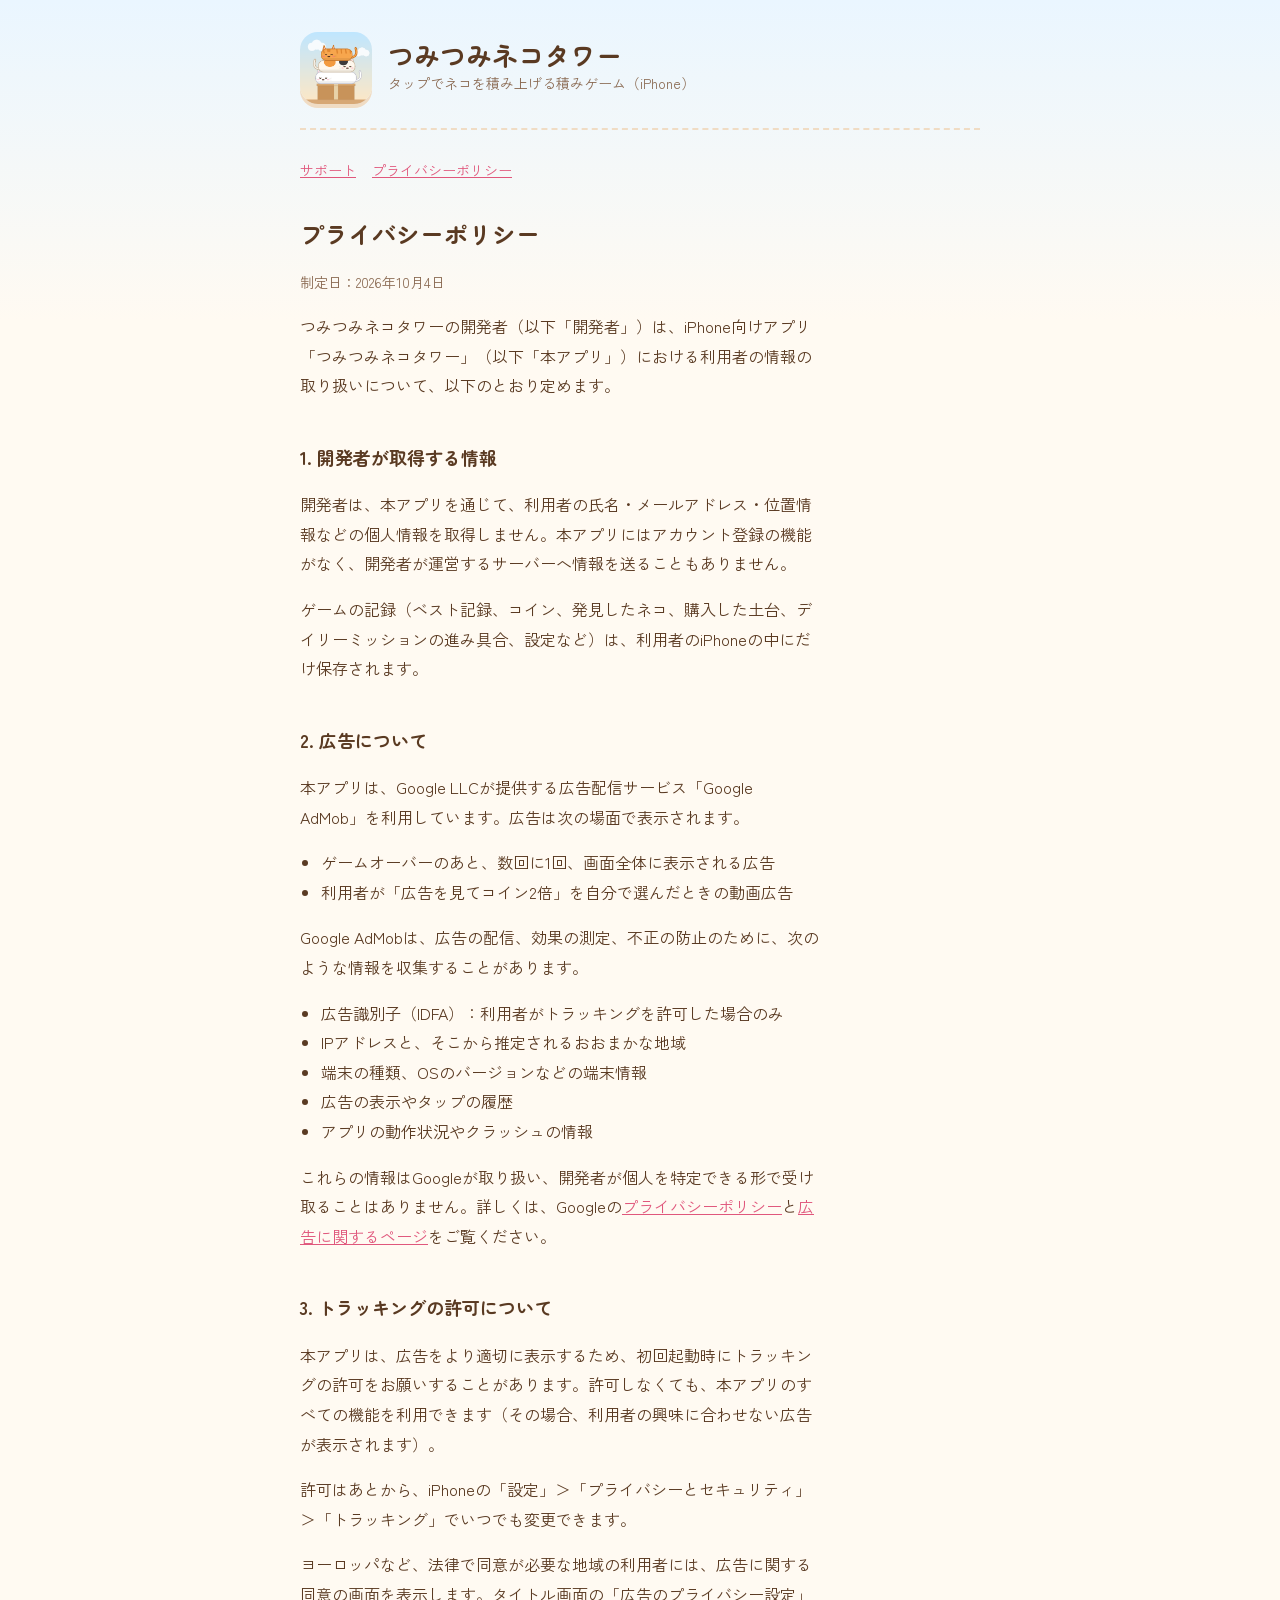
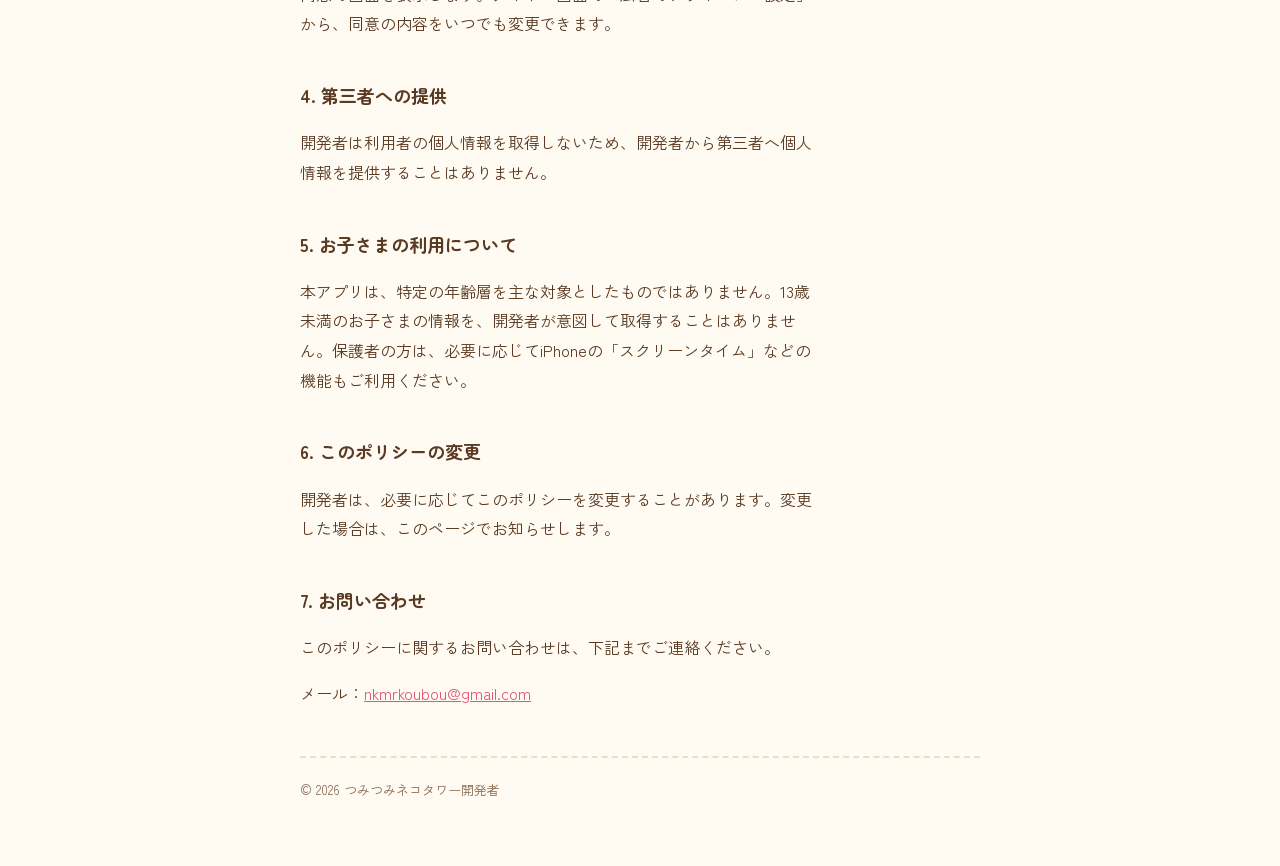
<file: nekotower/privacy.html>
<!doctype html>
<html lang="ja">
<head>
<meta charset="utf-8">
<meta name="viewport" content="width=device-width,initial-scale=1">
<title>つみつみネコタワー プライバシーポリシー</title>
<link rel="icon" href="icon.png">
<link rel="preconnect" href="https://fonts.googleapis.com">
<link rel="preconnect" href="https://fonts.gstatic.com" crossorigin>
<link rel="stylesheet" href="https://fonts.googleapis.com/css2?family=Zen+Maru+Gothic:wght@700&family=Zen+Kaku+Gothic+New:wght@400;700&display=swap">
<link rel="stylesheet" href="style.css">
</head>
<body>
<div class="wrap">
  <header>
    <img src="icon.png" alt="">
    <div>
      <div class="name">つみつみネコタワー</div>
      <div class="sub">タップでネコを積み上げる積みゲーム（iPhone）</div>
    </div>
  </header>
  <nav>
    <a href="index.html">サポート</a>
    <a href="privacy.html">プライバシーポリシー</a>
  </nav>

  <h1>プライバシーポリシー</h1>
  <p class="meta">制定日：2026年10月4日</p>
  <p>つみつみネコタワーの開発者（以下「開発者」）は、iPhone向けアプリ「つみつみネコタワー」（以下「本アプリ」）における利用者の情報の取り扱いについて、以下のとおり定めます。</p>

  <h2>1. 開発者が取得する情報</h2>
  <p>開発者は、本アプリを通じて、利用者の氏名・メールアドレス・位置情報などの個人情報を取得しません。本アプリにはアカウント登録の機能がなく、開発者が運営するサーバーへ情報を送ることもありません。</p>
  <p>ゲームの記録（ベスト記録、コイン、発見したネコ、購入した土台、デイリーミッションの進み具合、設定など）は、利用者のiPhoneの中にだけ保存されます。</p>

  <h2>2. 広告について</h2>
  <p>本アプリは、Google LLCが提供する広告配信サービス「Google AdMob」を利用しています。広告は次の場面で表示されます。</p>
  <ul>
    <li>ゲームオーバーのあと、数回に1回、画面全体に表示される広告</li>
    <li>利用者が「広告を見てコイン2倍」を自分で選んだときの動画広告</li>
  </ul>
  <p>Google AdMobは、広告の配信、効果の測定、不正の防止のために、次のような情報を収集することがあります。</p>
  <ul>
    <li>広告識別子（IDFA）：利用者がトラッキングを許可した場合のみ</li>
    <li>IPアドレスと、そこから推定されるおおまかな地域</li>
    <li>端末の種類、OSのバージョンなどの端末情報</li>
    <li>広告の表示やタップの履歴</li>
    <li>アプリの動作状況やクラッシュの情報</li>
  </ul>
  <p>これらの情報はGoogleが取り扱い、開発者が個人を特定できる形で受け取ることはありません。詳しくは、Googleの<a href="https://policies.google.com/privacy" target="_blank" rel="noopener">プライバシーポリシー</a>と<a href="https://policies.google.com/technologies/ads" target="_blank" rel="noopener">広告に関するページ</a>をご覧ください。</p>

  <h2>3. トラッキングの許可について</h2>
  <p>本アプリは、広告をより適切に表示するため、初回起動時にトラッキングの許可をお願いすることがあります。許可しなくても、本アプリのすべての機能を利用できます（その場合、利用者の興味に合わせない広告が表示されます）。</p>
  <p>許可はあとから、iPhoneの「設定」＞「プライバシーとセキュリティ」＞「トラッキング」でいつでも変更できます。</p>
  <p>ヨーロッパなど、法律で同意が必要な地域の利用者には、広告に関する同意の画面を表示します。タイトル画面の「広告のプライバシー設定」から、同意の内容をいつでも変更できます。</p>

  <h2>4. 第三者への提供</h2>
  <p>開発者は利用者の個人情報を取得しないため、開発者から第三者へ個人情報を提供することはありません。</p>

  <h2>5. お子さまの利用について</h2>
  <p>本アプリは、特定の年齢層を主な対象としたものではありません。13歳未満のお子さまの情報を、開発者が意図して取得することはありません。保護者の方は、必要に応じてiPhoneの「スクリーンタイム」などの機能もご利用ください。</p>

  <h2>6. このポリシーの変更</h2>
  <p>開発者は、必要に応じてこのポリシーを変更することがあります。変更した場合は、このページでお知らせします。</p>

  <h2>7. お問い合わせ</h2>
  <p>このポリシーに関するお問い合わせは、下記までご連絡ください。</p>
  <p>メール：<a href="mailto:nkmrkoubou@gmail.com">nkmrkoubou@gmail.com</a></p>

  <footer>© 2026 つみつみネコタワー開発者</footer>
</div>
</body>
</html>
</file>
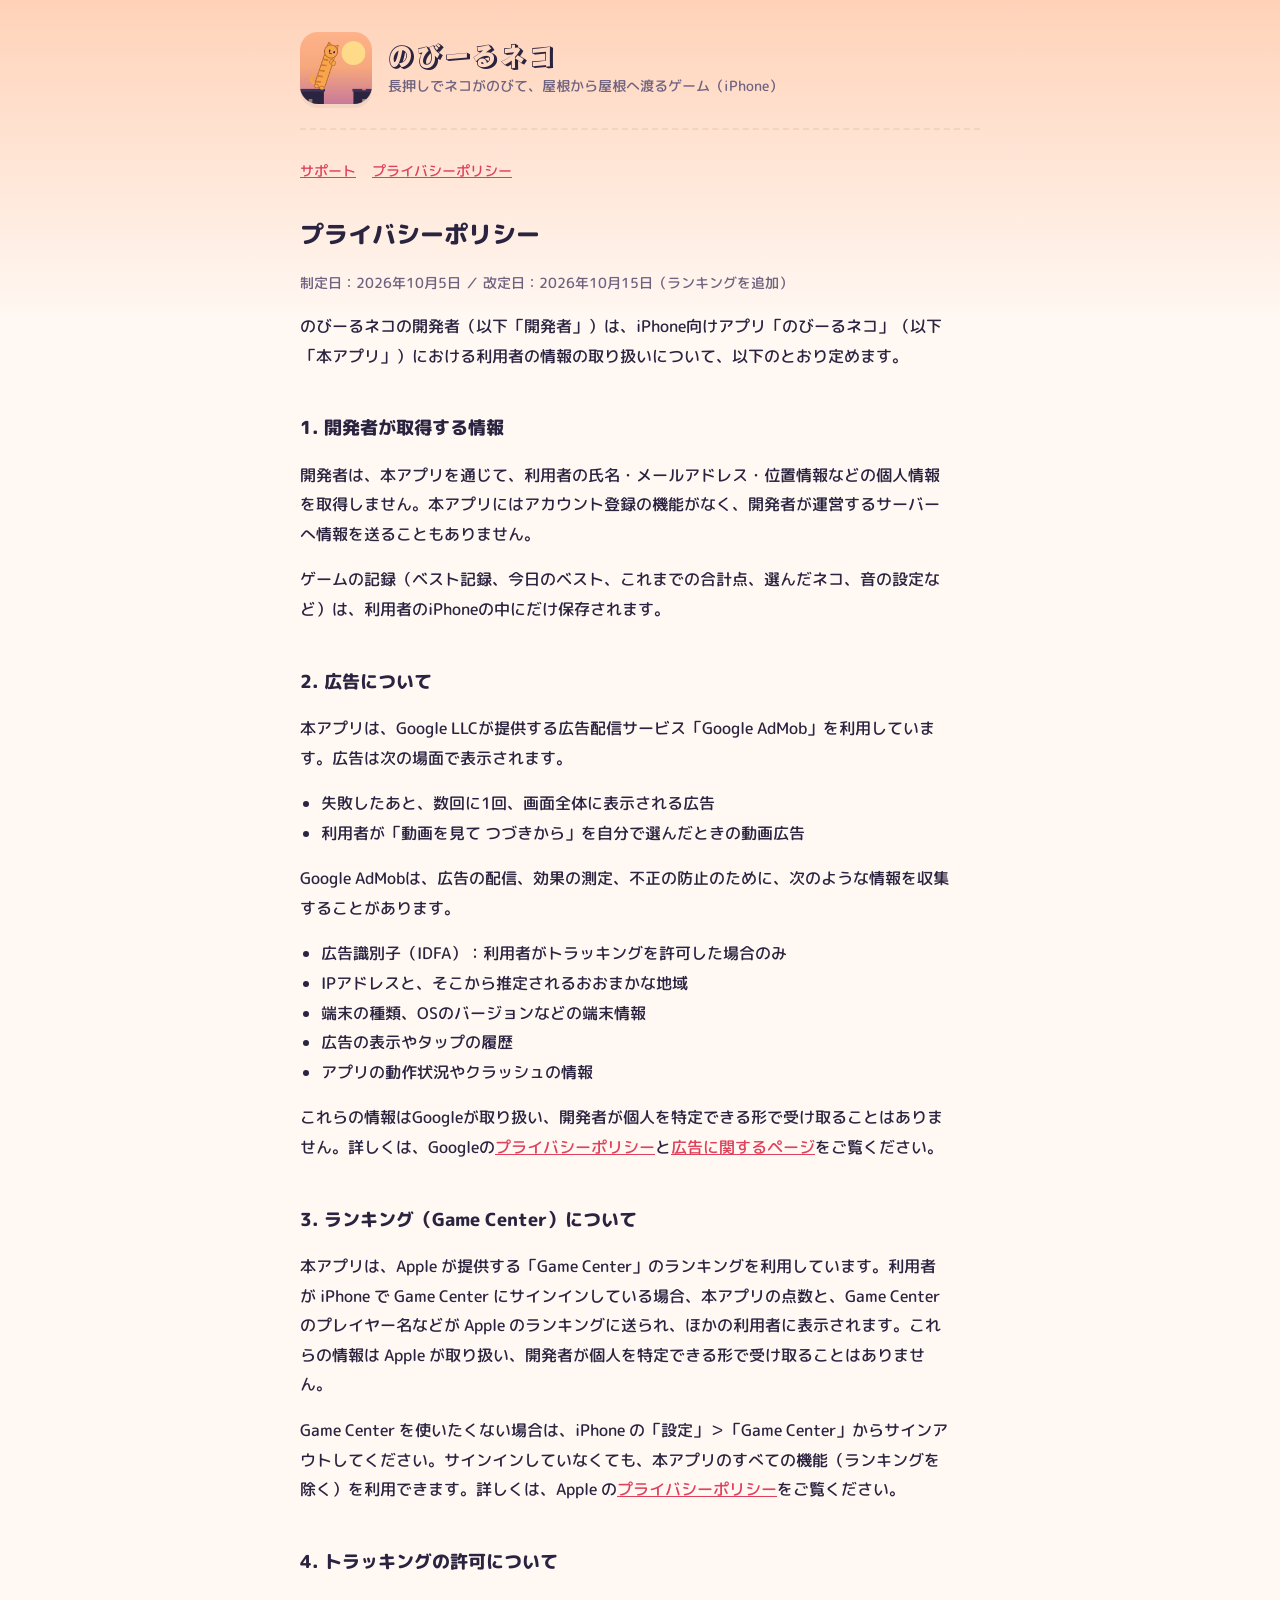
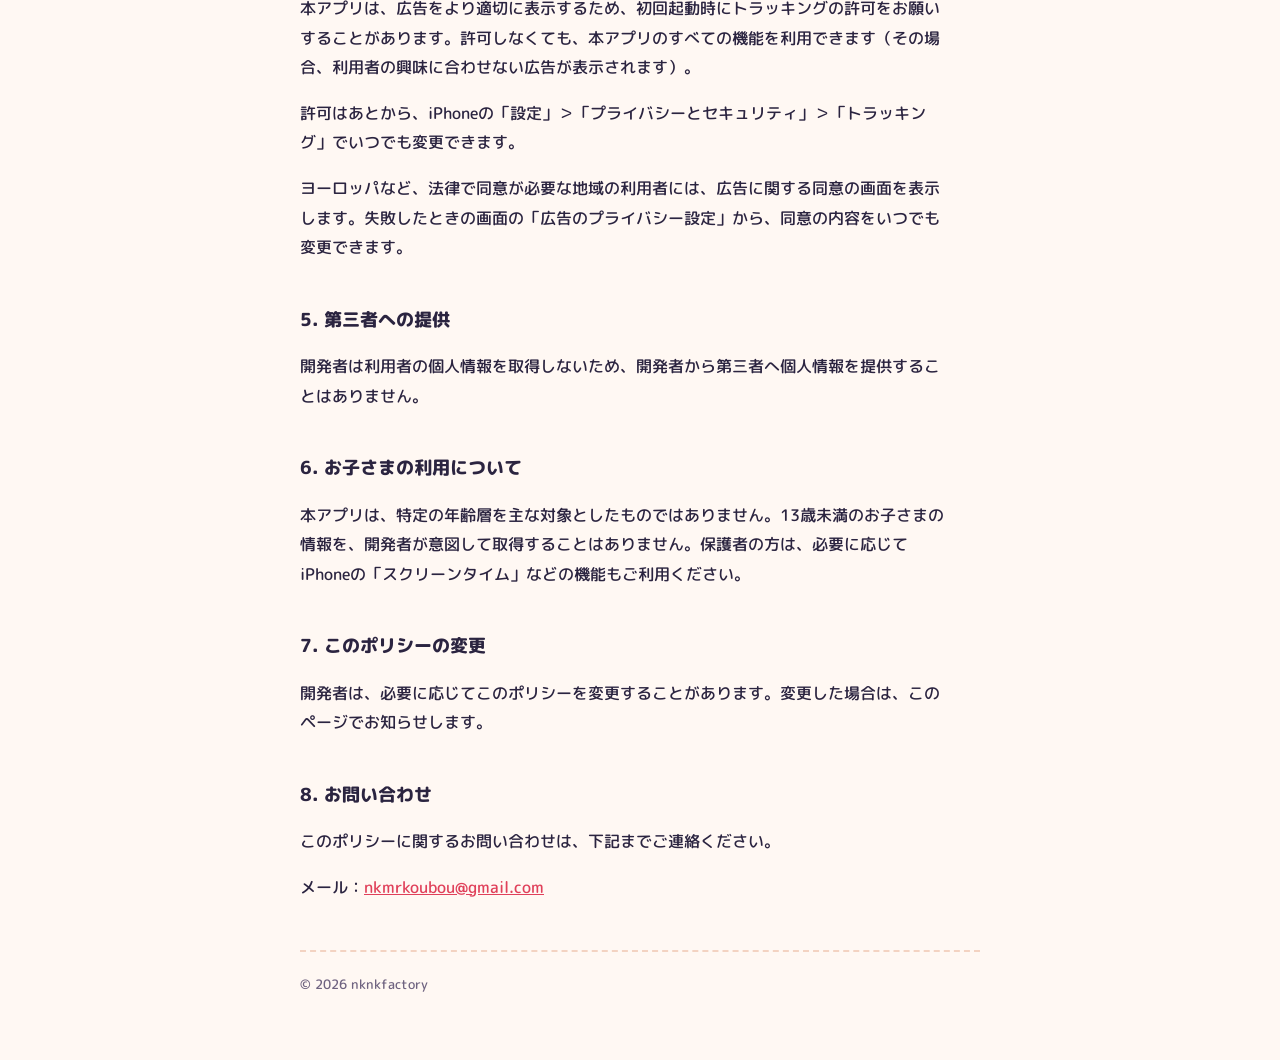
<file: nobineko/privacy.html>
<!doctype html>
<html lang="ja">
<head>
<meta charset="utf-8">
<meta name="viewport" content="width=device-width,initial-scale=1">
<title>のびーるネコ プライバシーポリシー</title>
<link rel="icon" href="icon.png">
<link rel="preconnect" href="https://fonts.googleapis.com">
<link rel="preconnect" href="https://fonts.gstatic.com" crossorigin>
<link rel="stylesheet" href="https://fonts.googleapis.com/css2?family=Rampart+One&family=M+PLUS+Rounded+1c:wght@500;800&display=swap">
<link rel="stylesheet" href="style.css">
</head>
<body>
<div class="wrap">
  <header>
    <img src="icon.png" alt="">
    <div>
      <div class="name">のびーるネコ</div>
      <div class="sub">長押しでネコがのびて、屋根から屋根へ渡るゲーム（iPhone）</div>
    </div>
  </header>
  <nav>
    <a href="index.html">サポート</a>
    <a href="privacy.html">プライバシーポリシー</a>
  </nav>

  <h1>プライバシーポリシー</h1>
  <p class="meta">制定日：2026年10月5日 ／ 改定日：2026年10月15日（ランキングを追加）</p>
  <p>のびーるネコの開発者（以下「開発者」）は、iPhone向けアプリ「のびーるネコ」（以下「本アプリ」）における利用者の情報の取り扱いについて、以下のとおり定めます。</p>

  <h2>1. 開発者が取得する情報</h2>
  <p>開発者は、本アプリを通じて、利用者の氏名・メールアドレス・位置情報などの個人情報を取得しません。本アプリにはアカウント登録の機能がなく、開発者が運営するサーバーへ情報を送ることもありません。</p>
  <p>ゲームの記録（ベスト記録、今日のベスト、これまでの合計点、選んだネコ、音の設定など）は、利用者のiPhoneの中にだけ保存されます。</p>

  <h2>2. 広告について</h2>
  <p>本アプリは、Google LLCが提供する広告配信サービス「Google AdMob」を利用しています。広告は次の場面で表示されます。</p>
  <ul>
    <li>失敗したあと、数回に1回、画面全体に表示される広告</li>
    <li>利用者が「動画を見て つづきから」を自分で選んだときの動画広告</li>
  </ul>
  <p>Google AdMobは、広告の配信、効果の測定、不正の防止のために、次のような情報を収集することがあります。</p>
  <ul>
    <li>広告識別子（IDFA）：利用者がトラッキングを許可した場合のみ</li>
    <li>IPアドレスと、そこから推定されるおおまかな地域</li>
    <li>端末の種類、OSのバージョンなどの端末情報</li>
    <li>広告の表示やタップの履歴</li>
    <li>アプリの動作状況やクラッシュの情報</li>
  </ul>
  <p>これらの情報はGoogleが取り扱い、開発者が個人を特定できる形で受け取ることはありません。詳しくは、Googleの<a href="https://policies.google.com/privacy" target="_blank" rel="noopener">プライバシーポリシー</a>と<a href="https://policies.google.com/technologies/ads" target="_blank" rel="noopener">広告に関するページ</a>をご覧ください。</p>

  <h2>3. ランキング（Game Center）について</h2>
  <p>本アプリは、Apple が提供する「Game Center」のランキングを利用しています。利用者が iPhone で Game Center にサインインしている場合、本アプリの点数と、Game Center のプレイヤー名などが Apple のランキングに送られ、ほかの利用者に表示されます。これらの情報は Apple が取り扱い、開発者が個人を特定できる形で受け取ることはありません。</p>
  <p>Game Center を使いたくない場合は、iPhone の「設定」＞「Game Center」からサインアウトしてください。サインインしていなくても、本アプリのすべての機能（ランキングを除く）を利用できます。詳しくは、Apple の<a href="https://www.apple.com/jp/legal/privacy/" target="_blank" rel="noopener">プライバシーポリシー</a>をご覧ください。</p>

  <h2>4. トラッキングの許可について</h2>
  <p>本アプリは、広告をより適切に表示するため、初回起動時にトラッキングの許可をお願いすることがあります。許可しなくても、本アプリのすべての機能を利用できます（その場合、利用者の興味に合わせない広告が表示されます）。</p>
  <p>許可はあとから、iPhoneの「設定」＞「プライバシーとセキュリティ」＞「トラッキング」でいつでも変更できます。</p>
  <p>ヨーロッパなど、法律で同意が必要な地域の利用者には、広告に関する同意の画面を表示します。失敗したときの画面の「広告のプライバシー設定」から、同意の内容をいつでも変更できます。</p>

  <h2>5. 第三者への提供</h2>
  <p>開発者は利用者の個人情報を取得しないため、開発者から第三者へ個人情報を提供することはありません。</p>

  <h2>6. お子さまの利用について</h2>
  <p>本アプリは、特定の年齢層を主な対象としたものではありません。13歳未満のお子さまの情報を、開発者が意図して取得することはありません。保護者の方は、必要に応じてiPhoneの「スクリーンタイム」などの機能もご利用ください。</p>

  <h2>7. このポリシーの変更</h2>
  <p>開発者は、必要に応じてこのポリシーを変更することがあります。変更した場合は、このページでお知らせします。</p>

  <h2>8. お問い合わせ</h2>
  <p>このポリシーに関するお問い合わせは、下記までご連絡ください。</p>
  <p>メール：<a href="mailto:nkmrkoubou@gmail.com">nkmrkoubou@gmail.com</a></p>

  <footer>© 2026 nknkfactory</footer>
</div>
</body>
</html>
</file>
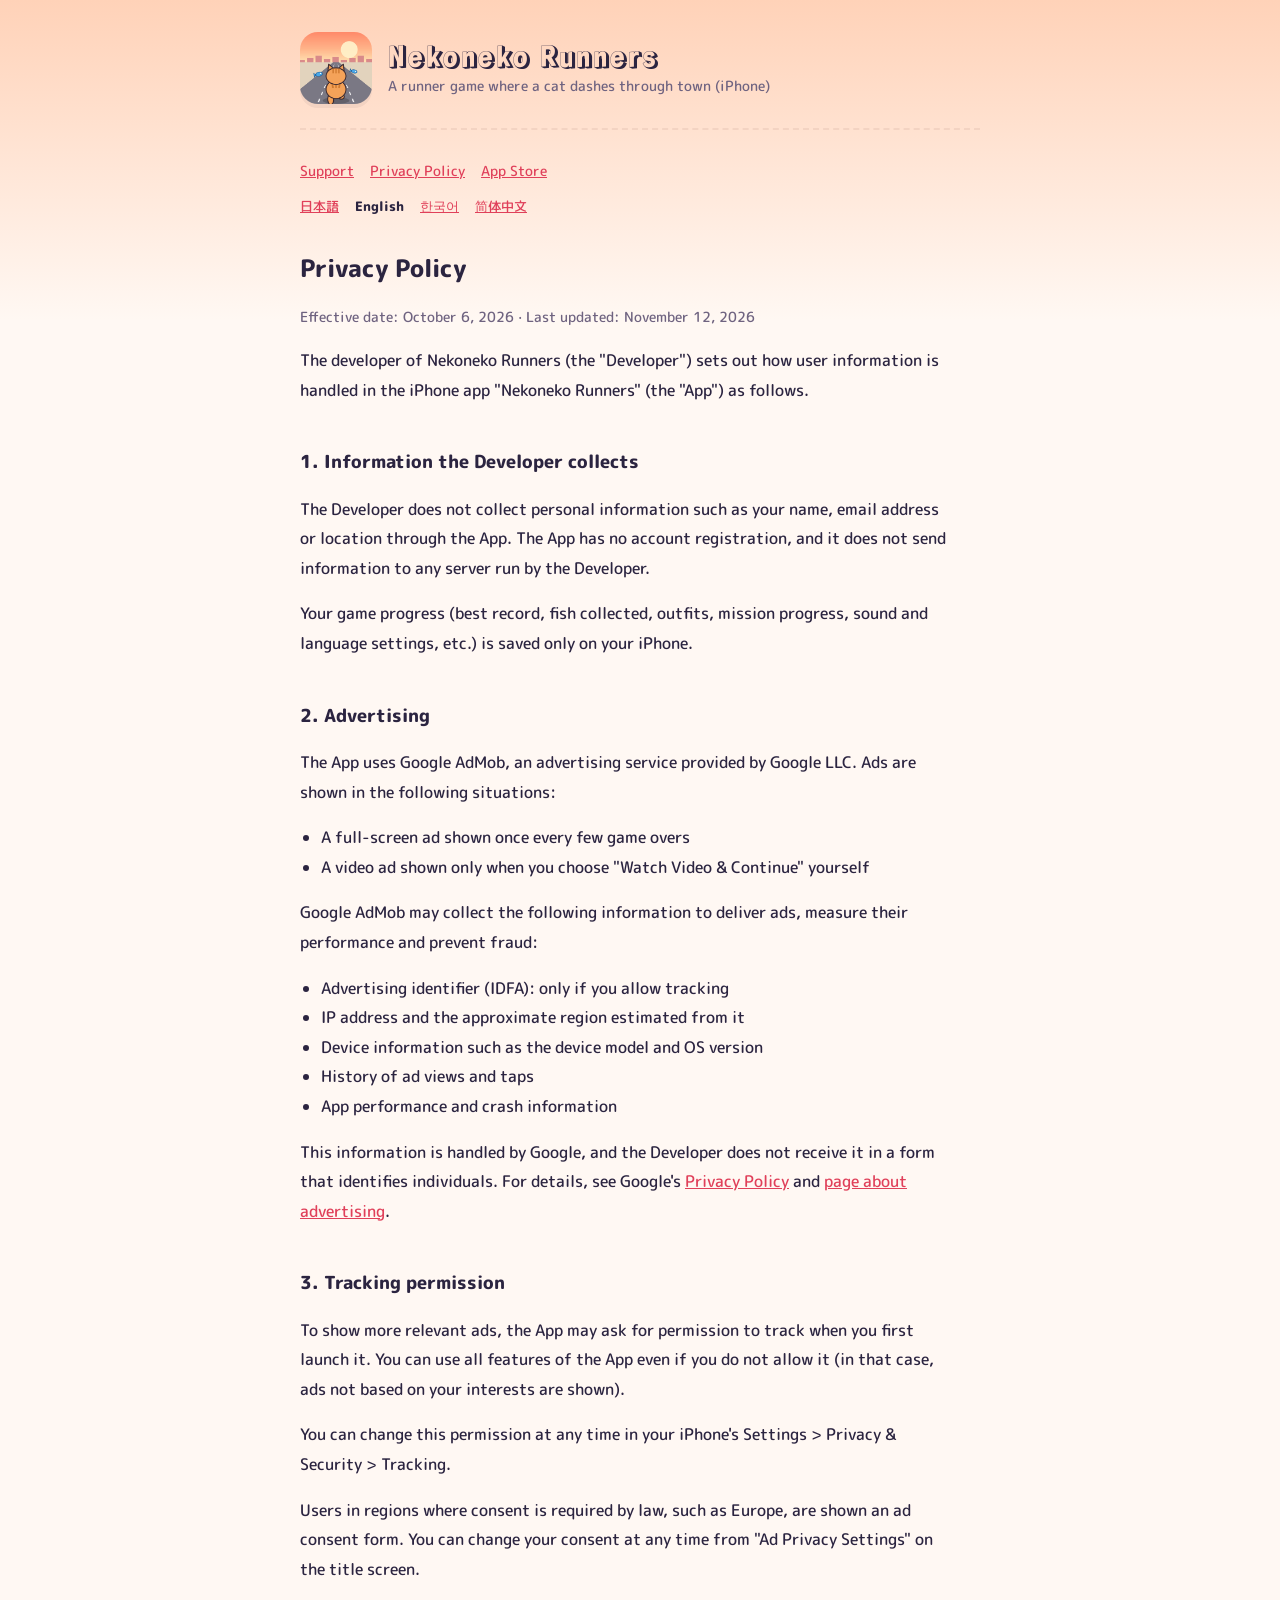
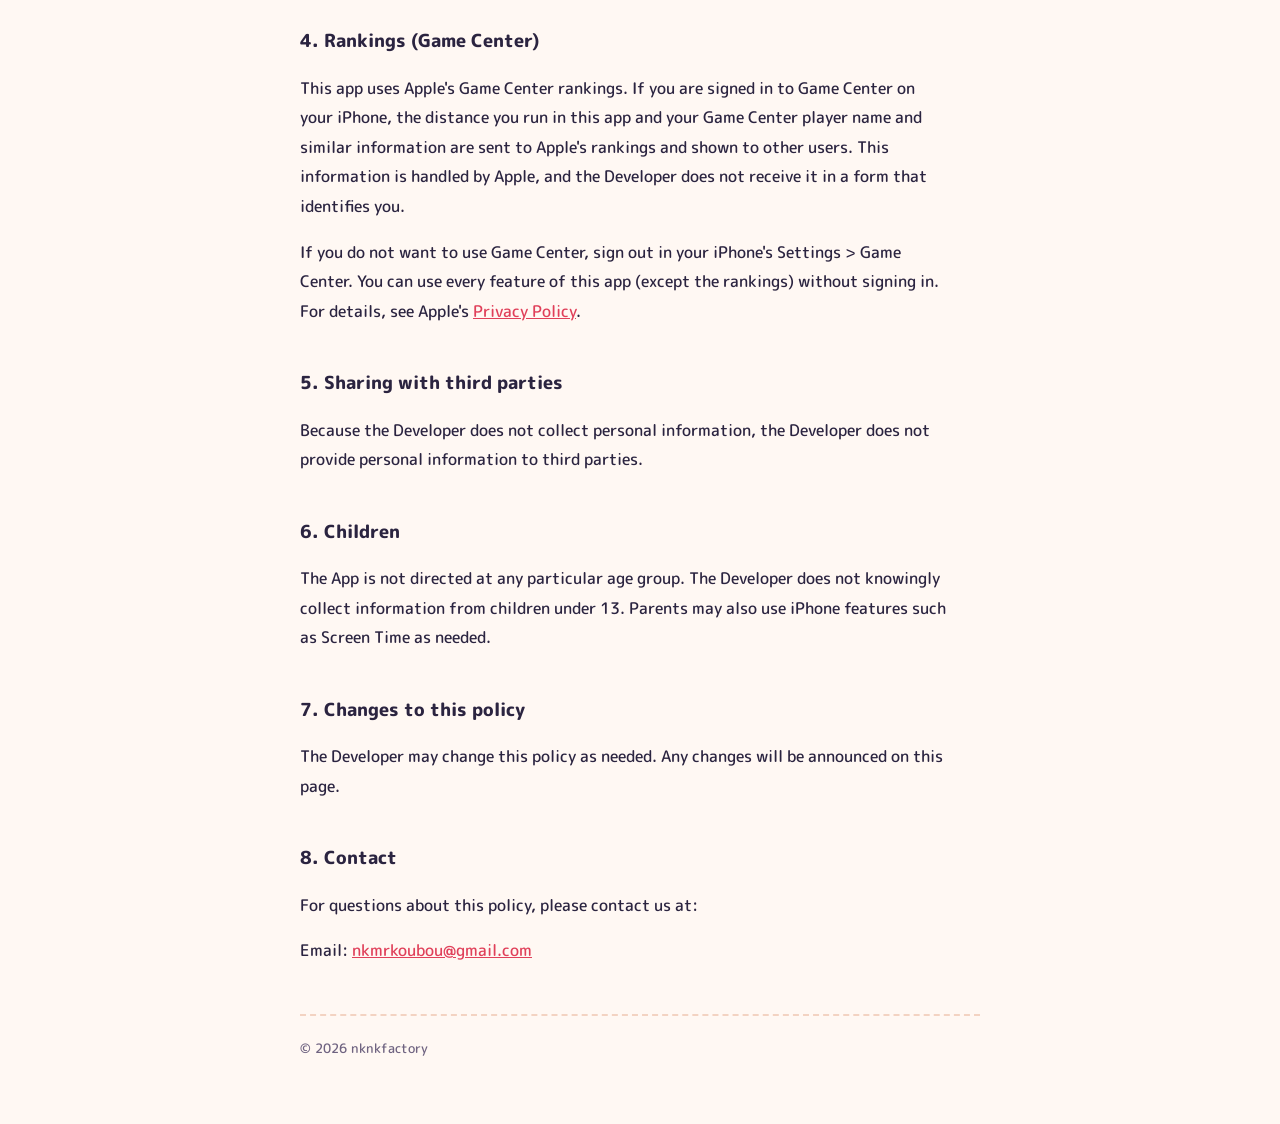
<file: nekonekorunners/en/privacy.html>
<!doctype html>
<html lang="en">
<head>
<meta charset="utf-8">
<meta name="viewport" content="width=device-width,initial-scale=1">
<title>Nekoneko Runners — Privacy Policy</title>
<link rel="icon" href="../icon.png">
<link rel="preconnect" href="https://fonts.googleapis.com">
<link rel="preconnect" href="https://fonts.gstatic.com" crossorigin>
<link rel="stylesheet" href="https://fonts.googleapis.com/css2?family=Rampart+One&family=M+PLUS+Rounded+1c:wght@500;800&display=swap">
<link rel="stylesheet" href="../style.css">
</head>
<body>
<div class="wrap">
  <header>
    <img src="../icon.png" alt="">
    <div>
      <div class="name">Nekoneko Runners</div>
      <div class="sub">A runner game where a cat dashes through town (iPhone)</div>
    </div>
  </header>
  <nav>
    <a href="index.html">Support</a>
    <a href="privacy.html">Privacy Policy</a>
    <a href="https://apps.apple.com/app/id6819579135" target="_blank" rel="noopener">App Store</a>
  </nav>
  <nav class="langs"><a href="../privacy.html">日本語</a> <a href="../en/privacy.html" aria-current="page">English</a> <a href="../ko/privacy.html">한국어</a> <a href="../zh/privacy.html">简体中文</a></nav>

  <h1>Privacy Policy</h1>
  <p class="meta">Effective date: October 6, 2026 · Last updated: November 12, 2026</p>
  <p>The developer of Nekoneko Runners (the "Developer") sets out how user information is handled in the iPhone app "Nekoneko Runners" (the "App") as follows.</p>

  <h2>1. Information the Developer collects</h2>
  <p>The Developer does not collect personal information such as your name, email address or location through the App. The App has no account registration, and it does not send information to any server run by the Developer.</p>
  <p>Your game progress (best record, fish collected, outfits, mission progress, sound and language settings, etc.) is saved only on your iPhone.</p>

  <h2>2. Advertising</h2>
  <p>The App uses Google AdMob, an advertising service provided by Google LLC. Ads are shown in the following situations:</p>
  <ul><li>A full-screen ad shown once every few game overs</li><li>A video ad shown only when you choose "Watch Video & Continue" yourself</li></ul>
  <p>Google AdMob may collect the following information to deliver ads, measure their performance and prevent fraud:</p>
  <ul><li>Advertising identifier (IDFA): only if you allow tracking</li><li>IP address and the approximate region estimated from it</li><li>Device information such as the device model and OS version</li><li>History of ad views and taps</li><li>App performance and crash information</li></ul>
  <p>This information is handled by Google, and the Developer does not receive it in a form that identifies individuals. For details, see Google's <a href="https://policies.google.com/privacy" target="_blank" rel="noopener">Privacy Policy</a> and <a href="https://policies.google.com/technologies/ads" target="_blank" rel="noopener">page about advertising</a>.</p>

  <h2>3. Tracking permission</h2>
  <p>To show more relevant ads, the App may ask for permission to track when you first launch it. You can use all features of the App even if you do not allow it (in that case, ads not based on your interests are shown).</p>
  <p>You can change this permission at any time in your iPhone's Settings > Privacy & Security > Tracking.</p>
  <p>Users in regions where consent is required by law, such as Europe, are shown an ad consent form. You can change your consent at any time from "Ad Privacy Settings" on the title screen.</p>

  <h2>4. Rankings (Game Center)</h2>
  <p>This app uses Apple's Game Center rankings. If you are signed in to Game Center on your iPhone, the distance you run in this app and your Game Center player name and similar information are sent to Apple's rankings and shown to other users. This information is handled by Apple, and the Developer does not receive it in a form that identifies you.</p>
  <p>If you do not want to use Game Center, sign out in your iPhone's Settings &gt; Game Center. You can use every feature of this app (except the rankings) without signing in. For details, see Apple's <a href="https://www.apple.com/legal/privacy/" target="_blank" rel="noopener">Privacy Policy</a>.</p>

  <h2>5. Sharing with third parties</h2>
  <p>Because the Developer does not collect personal information, the Developer does not provide personal information to third parties.</p>

  <h2>6. Children</h2>
  <p>The App is not directed at any particular age group. The Developer does not knowingly collect information from children under 13. Parents may also use iPhone features such as Screen Time as needed.</p>

  <h2>7. Changes to this policy</h2>
  <p>The Developer may change this policy as needed. Any changes will be announced on this page.</p>

  <h2>8. Contact</h2>
  <p>For questions about this policy, please contact us at:</p>
  <p>Email: <a href="mailto:nkmrkoubou@gmail.com">nkmrkoubou@gmail.com</a></p>

  <footer>© 2026 nknkfactory</footer>
</div>
</body>
</html>
</file>
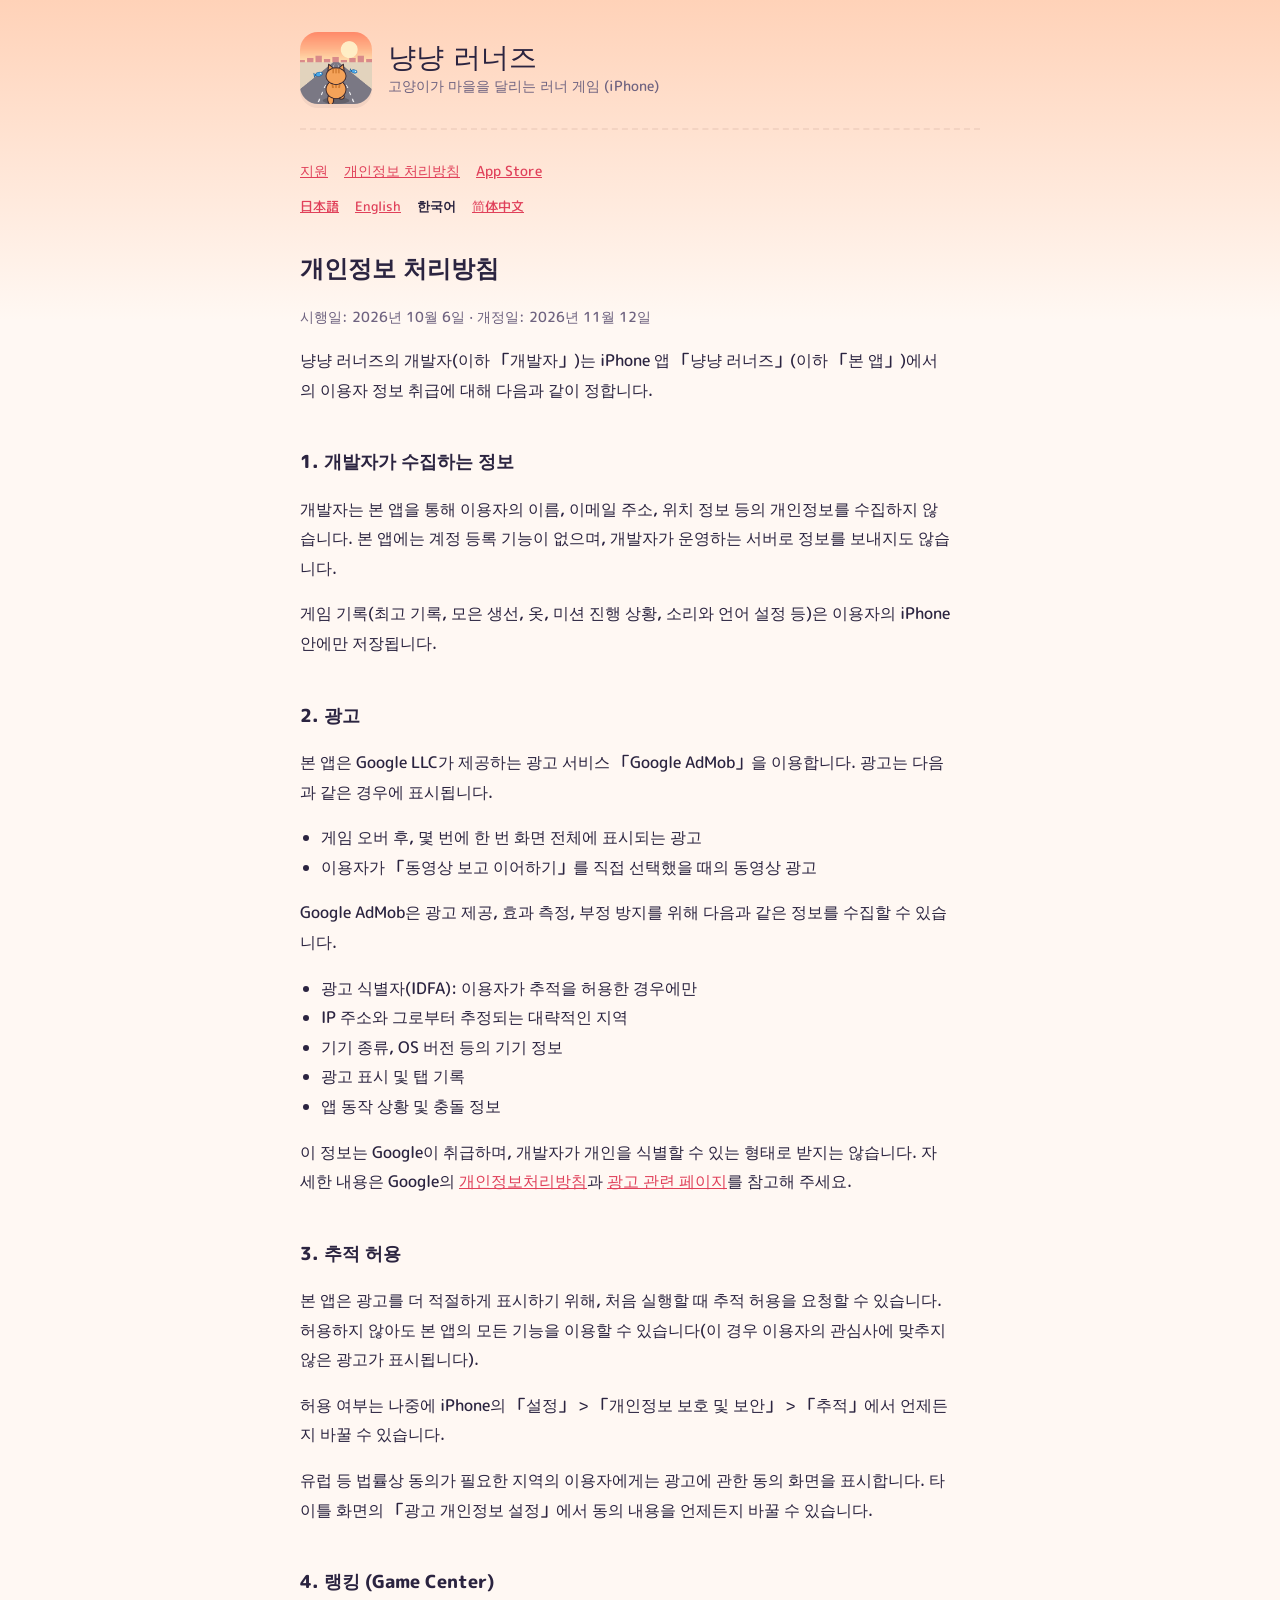
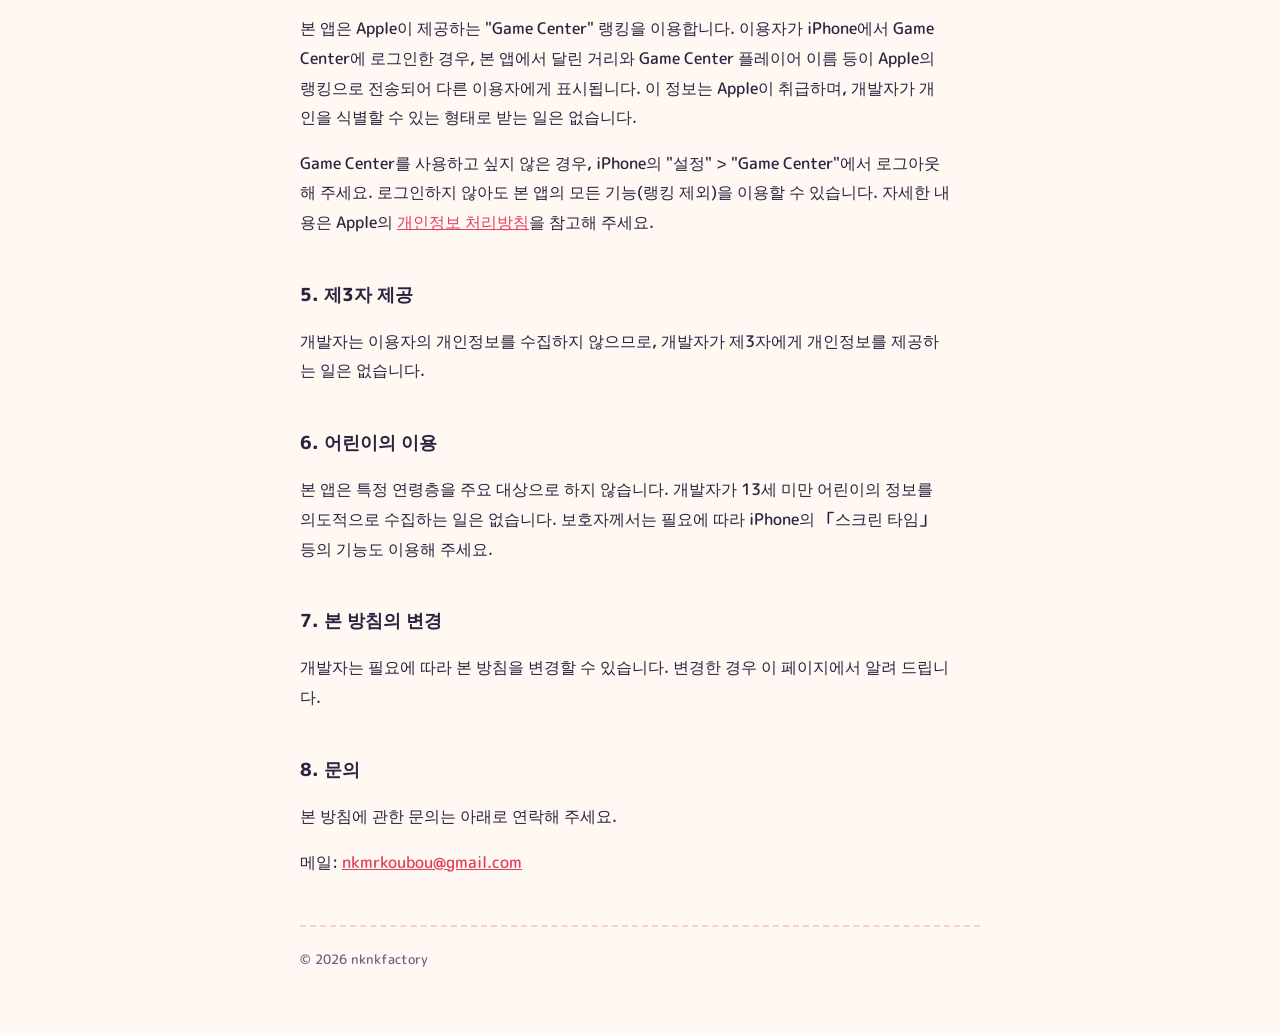
<file: nekonekorunners/ko/privacy.html>
<!doctype html>
<html lang="ko">
<head>
<meta charset="utf-8">
<meta name="viewport" content="width=device-width,initial-scale=1">
<title>냥냥 러너즈 — 개인정보 처리방침</title>
<link rel="icon" href="../icon.png">
<link rel="preconnect" href="https://fonts.googleapis.com">
<link rel="preconnect" href="https://fonts.gstatic.com" crossorigin>
<link rel="stylesheet" href="https://fonts.googleapis.com/css2?family=Rampart+One&family=M+PLUS+Rounded+1c:wght@500;800&display=swap">
<link rel="stylesheet" href="../style.css">
</head>
<body>
<div class="wrap">
  <header>
    <img src="../icon.png" alt="">
    <div>
      <div class="name">냥냥 러너즈</div>
      <div class="sub">고양이가 마을을 달리는 러너 게임 (iPhone)</div>
    </div>
  </header>
  <nav>
    <a href="index.html">지원</a>
    <a href="privacy.html">개인정보 처리방침</a>
    <a href="https://apps.apple.com/kr/app/id6819579135" target="_blank" rel="noopener">App Store</a>
  </nav>
  <nav class="langs"><a href="../privacy.html">日本語</a> <a href="../en/privacy.html">English</a> <a href="../ko/privacy.html" aria-current="page">한국어</a> <a href="../zh/privacy.html">简体中文</a></nav>

  <h1>개인정보 처리방침</h1>
  <p class="meta">시행일: 2026년 10월 6일 · 개정일: 2026년 11월 12일</p>
  <p>냥냥 러너즈의 개발자(이하 「개발자」)는 iPhone 앱 「냥냥 러너즈」(이하 「본 앱」)에서의 이용자 정보 취급에 대해 다음과 같이 정합니다.</p>

  <h2>1. 개발자가 수집하는 정보</h2>
  <p>개발자는 본 앱을 통해 이용자의 이름, 이메일 주소, 위치 정보 등의 개인정보를 수집하지 않습니다. 본 앱에는 계정 등록 기능이 없으며, 개발자가 운영하는 서버로 정보를 보내지도 않습니다.</p>
  <p>게임 기록(최고 기록, 모은 생선, 옷, 미션 진행 상황, 소리와 언어 설정 등)은 이용자의 iPhone 안에만 저장됩니다.</p>

  <h2>2. 광고</h2>
  <p>본 앱은 Google LLC가 제공하는 광고 서비스 「Google AdMob」을 이용합니다. 광고는 다음과 같은 경우에 표시됩니다.</p>
  <ul><li>게임 오버 후, 몇 번에 한 번 화면 전체에 표시되는 광고</li><li>이용자가 「동영상 보고 이어하기」를 직접 선택했을 때의 동영상 광고</li></ul>
  <p>Google AdMob은 광고 제공, 효과 측정, 부정 방지를 위해 다음과 같은 정보를 수집할 수 있습니다.</p>
  <ul><li>광고 식별자(IDFA): 이용자가 추적을 허용한 경우에만</li><li>IP 주소와 그로부터 추정되는 대략적인 지역</li><li>기기 종류, OS 버전 등의 기기 정보</li><li>광고 표시 및 탭 기록</li><li>앱 동작 상황 및 충돌 정보</li></ul>
  <p>이 정보는 Google이 취급하며, 개발자가 개인을 식별할 수 있는 형태로 받지는 않습니다. 자세한 내용은 Google의 <a href="https://policies.google.com/privacy" target="_blank" rel="noopener">개인정보처리방침</a>과 <a href="https://policies.google.com/technologies/ads" target="_blank" rel="noopener">광고 관련 페이지</a>를 참고해 주세요.</p>

  <h2>3. 추적 허용</h2>
  <p>본 앱은 광고를 더 적절하게 표시하기 위해, 처음 실행할 때 추적 허용을 요청할 수 있습니다. 허용하지 않아도 본 앱의 모든 기능을 이용할 수 있습니다(이 경우 이용자의 관심사에 맞추지 않은 광고가 표시됩니다).</p>
  <p>허용 여부는 나중에 iPhone의 「설정」 > 「개인정보 보호 및 보안」 > 「추적」에서 언제든지 바꿀 수 있습니다.</p>
  <p>유럽 등 법률상 동의가 필요한 지역의 이용자에게는 광고에 관한 동의 화면을 표시합니다. 타이틀 화면의 「광고 개인정보 설정」에서 동의 내용을 언제든지 바꿀 수 있습니다.</p>

  <h2>4. 랭킹 (Game Center)</h2>
  <p>본 앱은 Apple이 제공하는 "Game Center" 랭킹을 이용합니다. 이용자가 iPhone에서 Game Center에 로그인한 경우, 본 앱에서 달린 거리와 Game Center 플레이어 이름 등이 Apple의 랭킹으로 전송되어 다른 이용자에게 표시됩니다. 이 정보는 Apple이 취급하며, 개발자가 개인을 식별할 수 있는 형태로 받는 일은 없습니다.</p>
  <p>Game Center를 사용하고 싶지 않은 경우, iPhone의 "설정" &gt; "Game Center"에서 로그아웃해 주세요. 로그인하지 않아도 본 앱의 모든 기능(랭킹 제외)을 이용할 수 있습니다. 자세한 내용은 Apple의 <a href="https://www.apple.com/kr/legal/privacy/" target="_blank" rel="noopener">개인정보 처리방침</a>을 참고해 주세요.</p>

  <h2>5. 제3자 제공</h2>
  <p>개발자는 이용자의 개인정보를 수집하지 않으므로, 개발자가 제3자에게 개인정보를 제공하는 일은 없습니다.</p>

  <h2>6. 어린이의 이용</h2>
  <p>본 앱은 특정 연령층을 주요 대상으로 하지 않습니다. 개발자가 13세 미만 어린이의 정보를 의도적으로 수집하는 일은 없습니다. 보호자께서는 필요에 따라 iPhone의 「스크린 타임」 등의 기능도 이용해 주세요.</p>

  <h2>7. 본 방침의 변경</h2>
  <p>개발자는 필요에 따라 본 방침을 변경할 수 있습니다. 변경한 경우 이 페이지에서 알려 드립니다.</p>

  <h2>8. 문의</h2>
  <p>본 방침에 관한 문의는 아래로 연락해 주세요.</p>
  <p>메일: <a href="mailto:nkmrkoubou@gmail.com">nkmrkoubou@gmail.com</a></p>

  <footer>© 2026 nknkfactory</footer>
</div>
</body>
</html>
</file>
<file: style.css>
/* Support site for 深淵ドリル. Same underground palette as the game. */
:root{
  --rock:#1b1714; --panel:#26201b; --line:#463a30; --lamp:#ffc247; --ore:#5fd3c0; --text:#efe5d6; --muted:#b3a596;
  --pixel:'DotGothic16','Osaka-Mono','MS Gothic',monospace;
  --body:'Zen Kaku Gothic New','Hiragino Sans','Yu Gothic',sans-serif;
  color-scheme:dark;
}
*{box-sizing:border-box}
body{margin:0;background:var(--rock);color:var(--text);font-family:var(--body);line-height:1.85;font-size:16px}
.wrap{max-width:720px;margin:0 auto;padding-inline:20px;padding-block:32px 64px}
header{display:flex;align-items:center;gap:16px;padding-bottom:24px;border-bottom:1px solid var(--line);margin-bottom:28px}
header img{width:72px;height:72px;border-radius:16px;image-rendering:pixelated}
header .name{font-family:var(--pixel);font-size:28px;color:var(--lamp);letter-spacing:.08em;line-height:1.2}
header .sub{color:var(--muted);font-size:14px}
nav{display:flex;flex-wrap:wrap;gap:8px 16px;margin-bottom:28px;font-size:14px}
a{color:var(--ore)}
h1{font-family:var(--pixel);font-weight:400;font-size:24px;letter-spacing:.04em;margin:0 0 8px;text-wrap:balance}
h2{font-size:18px;margin:36px 0 8px;padding-top:4px;text-wrap:balance}
p,li,dd{max-width:65ch}
ul,ol{padding-left:1.3em}
.meta{color:var(--muted);font-size:14px}
.card{background:var(--panel);border:1px solid var(--line);border-radius:10px;padding:16px 20px;margin:16px 0}
.howto{background:var(--panel);border:1px solid var(--line);border-left:4px solid var(--lamp);border-radius:10px;padding:16px 20px 16px 2.6em;margin:16px 0}
.howto li{margin:4px 0}
.howto b{color:var(--lamp)}
.store{display:inline-block;background:#2b2440;color:#fffaf3;text-decoration:none;font-weight:700;border-radius:12px;padding:10px 18px}
.store:hover{opacity:.9}
a:focus-visible{outline:3px solid var(--lamp);outline-offset:2px;border-radius:4px}
.todo{background:#4a2a14;color:#ffd9b0;padding:0 6px;border-radius:4px}
footer{margin-top:48px;padding-top:20px;border-top:1px solid var(--line);color:var(--muted);font-size:13px}
dt{font-weight:700;margin-top:16px}
dd{margin:4px 0 0}
</file>
<file: mokublock/style.css>
/* もくもくブロックのサポートサイト。ゲームと同じ、木の色。
   作りは のびーるネコ（/nobineko/）のサポートサイトとそろえている。 */
:root{
  --dusk:#ecd2ae; --paper:#fbf3e4; --line:#ead6b8; --ink:#4a2d18; --muted:#8a6a50; --accent:#c4502c; --roof:#4a2d18;
  --display:'Rampart One','Hiragino Sans','Yu Gothic',sans-serif;
  --round:'M PLUS Rounded 1c','Hiragino Maru Gothic ProN','Hiragino Sans','Yu Gothic',sans-serif;
  color-scheme:light;
}
*{box-sizing:border-box}
body{margin:0;background:linear-gradient(var(--dusk),var(--paper) 320px);background-color:var(--paper);color:var(--ink);font-family:var(--round);font-weight:500;line-height:1.85;font-size:16px}
.wrap{max-width:720px;margin:0 auto;padding-inline:20px;padding-block:32px 64px}
header{display:flex;align-items:center;gap:16px;padding-bottom:24px;border-bottom:2px dashed var(--line);margin-bottom:28px}
header img{width:72px;height:72px;border-radius:18px;box-shadow:0 4px 0 var(--line)}
header .name{font-family:var(--display);font-size:28px;line-height:1.25}
header .sub{color:var(--muted);font-size:14px}
nav{display:flex;flex-wrap:wrap;gap:8px 16px;margin-bottom:28px;font-size:14px}
a{color:var(--accent)}
a:focus-visible{outline:3px solid var(--accent);outline-offset:2px;border-radius:4px}
h1{font-weight:800;font-size:24px;margin:0 0 8px;text-wrap:balance}
h2{font-weight:800;font-size:18px;margin:36px 0 8px;padding-top:4px;text-wrap:balance}
p,li,dd{max-width:65ch}
ul,ol{padding-left:1.3em}
.meta{color:var(--muted);font-size:14px}
.card{background:#fff;border:2px solid var(--line);border-radius:16px;padding:16px 20px;margin:16px 0}
.howto{background:var(--roof);color:#fff6e6;border-radius:16px;padding:16px 20px 16px 2.6em;margin:16px 0}
.howto li{margin:4px 0}
.howto b{color:#ffd36b}
footer{margin-top:48px;padding-top:20px;border-top:2px dashed var(--line);color:var(--muted);font-size:13px}
dt{font-weight:800;margin-top:16px}
dd{margin:4px 0 0}
.store{display:inline-block;background:var(--roof);color:#fff6e6;text-decoration:none;font-weight:800;border-radius:12px;padding:10px 18px}
.store:hover{opacity:.9}
</file>
<file: nekonekorunners/style.css>
/* ねこねこランナーズのサポートサイト。夕やけ商店街の空と屋根の色。
   作りは もくもくブロック（/mokublock/）のサポートサイトとそろえている。 */
:root{
  --dusk:#ffd2b8; --paper:#fff8f3; --line:#f3d3c2; --ink:#2b2440; --muted:#6f6380; --accent:#e0405a; --roof:#2b2440;
  --display:'Rampart One','Hiragino Sans','Yu Gothic',sans-serif;
  --round:'M PLUS Rounded 1c','Hiragino Maru Gothic ProN','Hiragino Sans','Yu Gothic',sans-serif;
  color-scheme:light;
}
*{box-sizing:border-box}
body{margin:0;background:linear-gradient(var(--dusk),var(--paper) 320px);background-color:var(--paper);color:var(--ink);font-family:var(--round);font-weight:500;line-height:1.85;font-size:16px}
.wrap{max-width:720px;margin:0 auto;padding-inline:20px;padding-block:32px 64px}
header{display:flex;align-items:center;gap:16px;padding-bottom:24px;border-bottom:2px dashed var(--line);margin-bottom:28px}
header img{width:72px;height:72px;border-radius:18px;box-shadow:0 4px 0 var(--line)}
header .name{font-family:var(--display);font-size:28px;line-height:1.25}
header .sub{color:var(--muted);font-size:14px}
nav{display:flex;flex-wrap:wrap;gap:8px 16px;margin-bottom:28px;font-size:14px}
a{color:var(--accent)}
a:focus-visible{outline:3px solid var(--accent);outline-offset:2px;border-radius:4px}
h1{font-weight:800;font-size:24px;margin:0 0 8px;text-wrap:balance}
h2{font-weight:800;font-size:18px;margin:36px 0 8px;padding-top:4px;text-wrap:balance}
p,li,dd{max-width:65ch}
ul,ol{padding-left:1.3em}
.meta{color:var(--muted);font-size:14px}
.card{background:#fff;border:2px solid var(--line);border-radius:16px;padding:16px 20px;margin:16px 0}
.howto{background:var(--roof);color:#fffaf3;border-radius:16px;padding:16px 20px 16px 2.6em;margin:16px 0}
.howto li{margin:4px 0}
.howto b{color:#ffe08a}
footer{margin-top:48px;padding-top:20px;border-top:2px dashed var(--line);color:var(--muted);font-size:13px}
dt{font-weight:800;margin-top:16px}
dd{margin:4px 0 0}
.store{display:inline-block;background:var(--roof);color:#fffaf3;text-decoration:none;font-weight:800;border-radius:12px;padding:10px 18px}
.store:hover{opacity:.9}

nav.langs{margin-top:-18px;font-size:13px}
nav.langs a[aria-current]{font-weight:800;text-decoration:none;color:inherit}
</file>
<file: nekotower/style.css>
/* つみつみネコタワーのサポートサイト。ゲームと同じ、空と段ボールの色。 */
:root{
  --sky:#eaf6ff; --paper:#fffaf2; --line:#f0dcc4; --ink:#5a3a22; --muted:#8a6a52; --accent:#e0577c; --box:#c8935a;
  --round:'Zen Maru Gothic','Hiragino Maru Gothic ProN','Hiragino Sans','Yu Gothic',sans-serif;
  --body:'Zen Kaku Gothic New','Hiragino Sans','Yu Gothic',sans-serif;
  color-scheme:light;
}
*{box-sizing:border-box}
body{margin:0;background:linear-gradient(var(--sky),var(--paper) 320px);background-color:var(--paper);color:var(--ink);font-family:var(--body);line-height:1.85;font-size:16px}
.wrap{max-width:720px;margin:0 auto;padding-inline:20px;padding-block:32px 64px}
header{display:flex;align-items:center;gap:16px;padding-bottom:24px;border-bottom:2px dashed var(--line);margin-bottom:28px}
header img{width:72px;height:72px;border-radius:18px;box-shadow:0 4px 0 var(--line)}
header .name{font-family:var(--round);font-weight:700;font-size:26px;line-height:1.25}
header .sub{color:var(--muted);font-size:14px}
nav{display:flex;flex-wrap:wrap;gap:8px 16px;margin-bottom:28px;font-size:14px}
a{color:var(--accent)}
h1{font-family:var(--round);font-weight:700;font-size:24px;margin:0 0 8px;text-wrap:balance}
h2{font-family:var(--round);font-size:18px;margin:36px 0 8px;padding-top:4px;text-wrap:balance}
p,li,dd{max-width:65ch}
ul{padding-left:1.3em}
.meta{color:var(--muted);font-size:14px}
.card{background:#fff;border:2px solid var(--line);border-radius:16px;padding:16px 20px;margin:16px 0}
footer{margin-top:48px;padding-top:20px;border-top:2px dashed var(--line);color:var(--muted);font-size:13px}
dt{font-weight:700;margin-top:16px}
dd{margin:4px 0 0}
</file>
<file: nobineko/style.css>
/* のびーるネコのサポートサイト。ゲームと同じ、夕焼けの空と夜の屋根の色。
   作りは つみつみネコタワー（/nekotower/）のサポートサイトとそろえている。 */
:root{
  --dusk:#ffd2b8; --paper:#fff8f3; --line:#f3d3c2; --ink:#2b2440; --muted:#6f6380; --accent:#e0405a; --roof:#2b2440;
  --display:'Rampart One','Hiragino Sans','Yu Gothic',sans-serif;
  --round:'M PLUS Rounded 1c','Hiragino Maru Gothic ProN','Hiragino Sans','Yu Gothic',sans-serif;
  color-scheme:light;
}
*{box-sizing:border-box}
body{margin:0;background:linear-gradient(var(--dusk),var(--paper) 320px);background-color:var(--paper);color:var(--ink);font-family:var(--round);font-weight:500;line-height:1.85;font-size:16px}
.wrap{max-width:720px;margin:0 auto;padding-inline:20px;padding-block:32px 64px}
header{display:flex;align-items:center;gap:16px;padding-bottom:24px;border-bottom:2px dashed var(--line);margin-bottom:28px}
header img{width:72px;height:72px;border-radius:18px;box-shadow:0 4px 0 var(--line)}
header .name{font-family:var(--display);font-size:28px;line-height:1.25}
header .sub{color:var(--muted);font-size:14px}
nav{display:flex;flex-wrap:wrap;gap:8px 16px;margin-bottom:28px;font-size:14px}
a{color:var(--accent)}
a:focus-visible{outline:3px solid var(--accent);outline-offset:2px;border-radius:4px}
h1{font-weight:800;font-size:24px;margin:0 0 8px;text-wrap:balance}
h2{font-weight:800;font-size:18px;margin:36px 0 8px;padding-top:4px;text-wrap:balance}
p,li,dd{max-width:65ch}
ul,ol{padding-left:1.3em}
.meta{color:var(--muted);font-size:14px}
.card{background:#fff;border:2px solid var(--line);border-radius:16px;padding:16px 20px;margin:16px 0}
.howto{background:var(--roof);color:#fffaf3;border-radius:16px;padding:16px 20px 16px 2.6em;margin:16px 0}
.howto li{margin:4px 0}
.howto b{color:#ffe08a}
footer{margin-top:48px;padding-top:20px;border-top:2px dashed var(--line);color:var(--muted);font-size:13px}
dt{font-weight:800;margin-top:16px}
dd{margin:4px 0 0}
.store{display:inline-block;background:var(--roof);color:#fffaf3;text-decoration:none;font-weight:800;border-radius:12px;padding:10px 18px}
.store:hover{opacity:.9}
</file>
